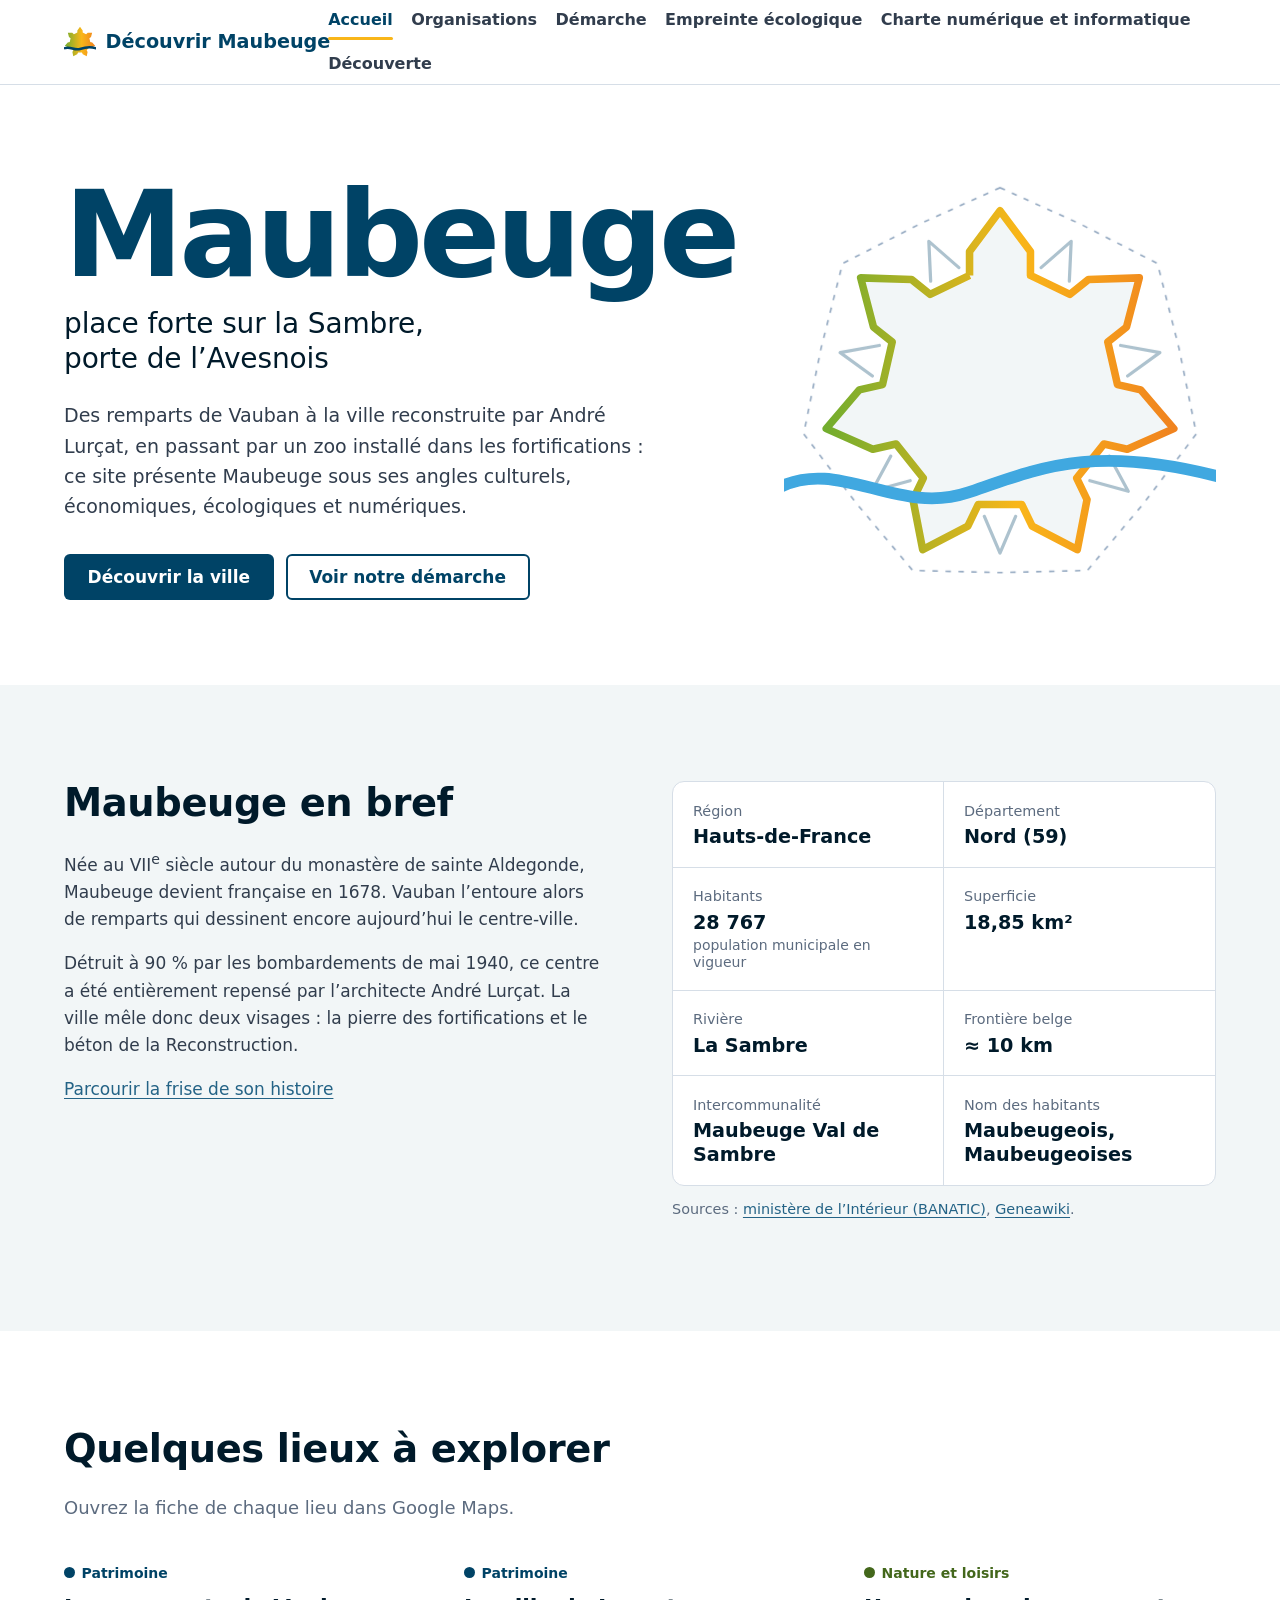
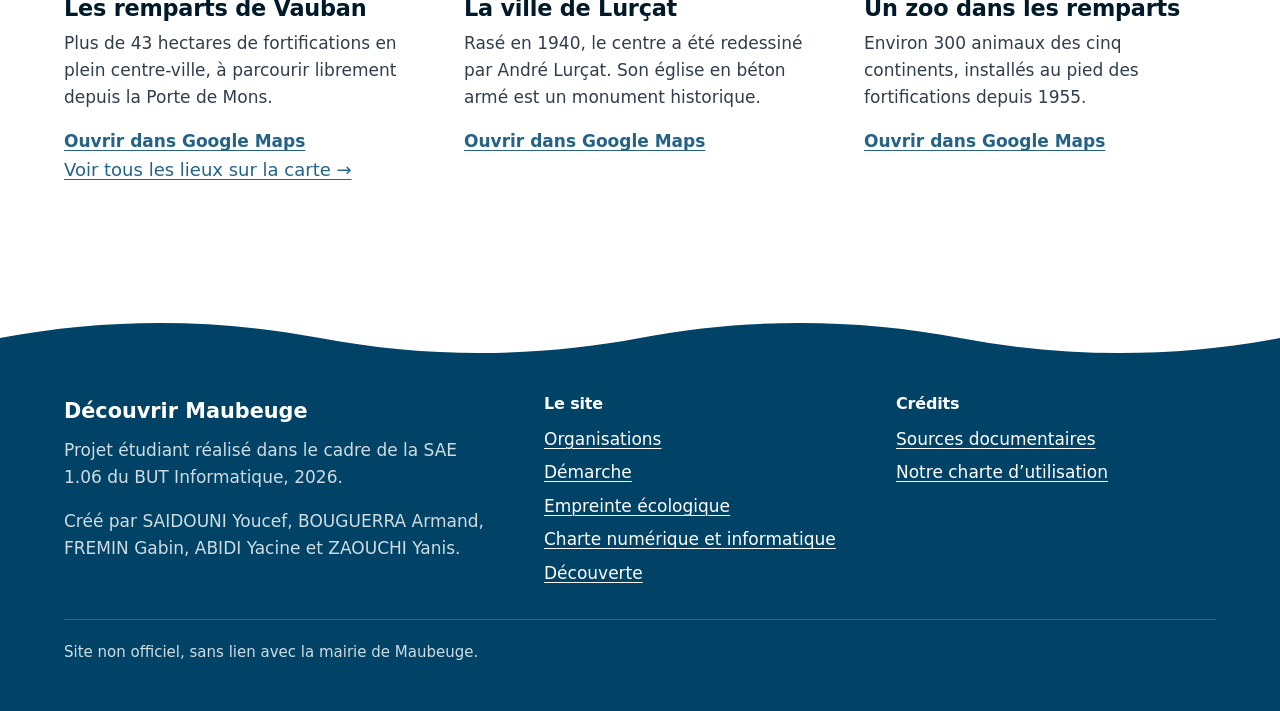
<file: index.html>
<!DOCTYPE html>
<html lang="fr">
<head>
  <meta charset="UTF-8">
  <meta name="viewport" content="width=device-width, initial-scale=1">
  <title>Découvrir Maubeuge — Accueil</title>
  <meta name="description" content="Site étudiant de découverte de Maubeuge : patrimoine, histoire, organisations locales, empreinte écologique et charte numérique.">
  <link rel="stylesheet" href="css/style.css">
  <link rel="stylesheet" href="css/accueil.css">
</head>
<body>
  <a class="skip-link" href="#contenu">Aller au contenu</a>

  <!-- ============ EN-TÊTE (identique sur toutes les pages) ============ -->
  <header class="site-header">
    <div class="wrap site-header__inner">
      <a class="brand" href="index.html">
        <img class="brand__mark" src="img/logo.svg" alt="">
        <span>Découvrir Maubeuge</span>
      </a>

      <nav id="site-nav" class="site-nav" aria-label="Navigation principale">
        <ul>
          <li><a href="index.html" aria-current="page">Accueil</a></li>
          <li><a href="organisations.html">Organisations</a></li>
          <li><a href="demarche.html">Démarche</a></li>
          <li><a href="empreinte.html">Empreinte écologique</a></li>
          <li><a href="charte.html">Charte numérique et informatique</a></li>
          <li><a href="decouverte.html">Découverte</a></li>
        </ul>
      </nav>
    </div>
  </header>

  <main id="contenu">

    <!-- ============ HERO ============ -->
    <section class="hero">
      <div class="wrap hero__grid">
        <div class="hero__text">
          <h1 class="hero__title">
            <span class="hero__name">Maubeuge</span>
            <span class="hero__sub">place forte sur la Sambre, porte de l’Avesnois</span>
          </h1>
          <p class="hero__lead">
            Des remparts de Vauban à la ville reconstruite par André Lurçat, en passant
            par un zoo installé dans les fortifications&nbsp;: ce site présente Maubeuge
            sous ses angles culturels, économiques, écologiques et numériques.
          </p>
          <div class="hero__actions">
            <a class="btn btn--primary" href="decouverte.html">Découvrir la ville</a>
            <a class="btn btn--secondary" href="demarche.html">Voir notre démarche</a>
          </div>
        </div>

        <!-- Plan stylisé d'une place forte bastionnée (illustration, pas un plan réel) -->
        <div class="hero__art" aria-hidden="true">
          <svg class="fort" viewBox="0 0 400 400" focusable="false">
            <defs>
              <linearGradient id="fort-arc" x1="0" y1="0" x2="1" y2="0">
                <stop offset="0" stop-color="#72AD2E"/>
                <stop offset="0.55" stop-color="#F9B619"/>
                <stop offset="1" stop-color="#F0831F"/>
              </linearGradient>
            </defs>
            <path class="fort__glacis" d="M200.0 13.6 L273.7 46.9 L345.8 83.8 L365.7 162.2 L381.8 241.5 L332.9 306.0 L280.9 368.0 L200.0 370.0 L119.1 368.0 L67.1 306.0 L18.2 241.5 L34.3 162.2 L54.2 83.8 L126.3 46.9 Z"/>
            <path class="fort__demilunes" d="M238.1 87.5 L265.9 63.2 L264.2 100.0 M311.7 159.6 L348.0 166.2 L318.2 187.9 M301.2 262.2 L318.7 294.6 L283.2 284.8 M214.5 317.9 L200.0 351.8 L185.5 317.9 M116.8 284.8 L81.3 294.6 L98.8 262.2 M81.8 187.9 L52.0 166.2 L88.3 159.6 M135.8 100.0 L134.1 63.2 L161.9 87.5"/>
            <path class="fort__enceinte" pathLength="1" d="M171.8 94.8 L171.8 72.7 L200.0 35.0 L228.2 72.7 L228.2 94.8 L264.7 112.4 L281.9 98.6 L329.0 97.1 L317.1 142.7 L299.8 156.5 L308.8 195.9 L330.3 200.8 L360.9 236.7 L317.8 255.8 L296.3 250.9 L271.0 282.5 L280.6 302.4 L271.6 348.7 L229.8 326.9 L220.2 307.0 L179.8 307.0 L170.2 326.9 L128.4 348.7 L119.4 302.4 L129.0 282.5 L103.7 250.9 L82.2 255.8 L39.1 236.7 L69.7 200.8 L91.2 195.9 L100.2 156.5 L82.9 142.7 L71.0 97.1 L118.1 98.6 L135.3 112.4 Z"/>
            <path class="fort__sambre" pathLength="1" d="M-6 292 C 50 262, 105 318, 170 296 S 285 250, 406 282"/>
          </svg>
        </div>
      </div>
    </section>

    <!-- ============ MAUBEUGE EN BREF ============ -->
    <section class="section section--alt" aria-labelledby="bref-titre">
      <div class="wrap bref">
        <div class="prose">
          <h2 id="bref-titre">Maubeuge en bref</h2>
          <p>
            Née au VII<sup>e</sup> siècle autour du monastère de sainte Aldegonde, Maubeuge
            devient française en 1678. Vauban l’entoure alors de remparts qui dessinent
            encore aujourd’hui le centre-ville.
          </p>
          <p>
            Détruit à 90&nbsp;% par les bombardements de mai 1940, ce centre a été entièrement
            repensé par l’architecte André Lurçat. La ville mêle donc deux visages&nbsp;:
            la pierre des fortifications et le béton de la Reconstruction.
          </p>
          <p>
            <a href="decouverte.html#histoire">Parcourir la frise de son histoire</a>
          </p>
        </div>

        <div>
          <dl class="idcard" aria-label="Carte d’identité de Maubeuge">
            <div><dt>Région</dt><dd>Hauts-de-France</dd></div>
            <div><dt>Département</dt><dd>Nord (59)</dd></div>
            <div><dt>Habitants</dt><dd>28 767<small>population municipale en vigueur</small></dd></div>
            <div><dt>Superficie</dt><dd>18,85 km²</dd></div>
            <div><dt>Rivière</dt><dd>La Sambre</dd></div>
            <div><dt>Frontière belge</dt><dd>≈ 10 km</dd></div>
            <div><dt>Intercommunalité</dt><dd>Maubeuge Val de Sambre</dd></div>
            <div><dt>Nom des habitants</dt><dd>Maubeugeois, Maubeugeoises</dd></div>
          </dl>
          <p class="source-note">
            Sources&nbsp;: <a href="https://www.banatic.interieur.gouv.fr/commune/59392-Maubeuge">ministère de l’Intérieur (BANATIC)</a>,
            <a href="https://fr.geneawiki.com/wiki/59392_-_Maubeuge">Geneawiki</a>.
          </p>
        </div>
      </div>
    </section>

    <!-- ============ LIEUX À EXPLORER ============ -->
    <section class="section" aria-labelledby="lieux-titre">
      <div class="wrap">
        <h2 id="lieux-titre">Quelques lieux à explorer</h2>
        <p class="section__intro">Ouvrez la fiche de chaque lieu dans Google Maps.</p>

        <ul class="teasers">
          <li class="teaser">
            <span class="tag tag--patrimoine">Patrimoine</span>
            <h3>Les remparts de Vauban</h3>
            <p>Plus de 43 hectares de fortifications en plein centre-ville, à parcourir librement depuis la Porte de Mons.</p>
            <a href="https://www.google.com/maps/search/?api=1&amp;query=Porte%20de%20Mons%20Maubeuge">Ouvrir dans Google Maps <span class="sr-only">: les remparts de Vauban</span></a>
          </li>
          <li class="teaser">
            <span class="tag tag--patrimoine">Patrimoine</span>
            <h3>La ville de Lurçat</h3>
            <p>Rasé en 1940, le centre a été redessiné par André Lurçat. Son église en béton armé est un monument historique.</p>
            <a href="https://www.google.com/maps/search/?api=1&amp;query=Eglise%20Saint-Pierre-Saint-Paul%20Maubeuge">Ouvrir dans Google Maps <span class="sr-only">: l’église Saint-Pierre-Saint-Paul</span></a>
          </li>
          <li class="teaser">
            <span class="tag tag--nature">Nature et loisirs</span>
            <h3>Un zoo dans les remparts</h3>
            <p>Environ 300 animaux des cinq continents, installés au pied des fortifications depuis 1955.</p>
            <a href="https://www.google.com/maps/search/?api=1&amp;query=Zoo%20de%20Maubeuge">Ouvrir dans Google Maps <span class="sr-only">: le zoo</span></a>
          </li>
        </ul>
        <p class="section__intro"><a href="decouverte.html#carte">Voir tous les lieux sur la carte →</a></p>
      </div>
    </section>

  </main>

  <!-- ============ PIED DE PAGE (identique sur toutes les pages) ============ -->
  <footer class="site-footer">
    <svg class="site-footer__wave" viewBox="0 0 1440 40" preserveAspectRatio="none" aria-hidden="true" focusable="false">
      <path d="M0 40 V22 C120 2 240 2 360 22 C480 42 600 42 720 22 C840 2 960 2 1080 22 C1200 42 1320 42 1440 22 V40 Z"/>
    </svg>
    <div class="site-footer__body">
      <div class="wrap">
        <div class="site-footer__grid">
          <div>
            <p class="site-footer__brand">Découvrir Maubeuge</p>
            <p>Projet étudiant réalisé dans le cadre de la SAE 1.06 du BUT Informatique, 2026.</p>
            <p>Créé par SAIDOUNI Youcef, BOUGUERRA Armand, FREMIN Gabin, ABIDI Yacine et ZAOUCHI Yanis.</p>
          </div>
          <nav aria-label="Pied de page">
            <h2>Le site</h2>
            <ul>
              <li><a href="organisations.html">Organisations</a></li>
              <li><a href="demarche.html">Démarche</a></li>
              <li><a href="empreinte.html">Empreinte écologique</a></li>
              <li><a href="charte.html">Charte numérique et informatique</a></li>
              <li><a href="decouverte.html">Découverte</a></li>
            </ul>
          </nav>
          <div>
            <h2>Crédits</h2>
            <ul>
              <li><a href="decouverte.html#sources">Sources documentaires</a></li>
              <li><a href="charte.html">Notre charte d’utilisation</a></li>
            </ul>
          </div>
        </div>
        <p class="site-footer__legal">Site non officiel, sans lien avec la mairie de Maubeuge.</p>
      </div>
    </div>
  </footer>

</body>
</html>
</file>
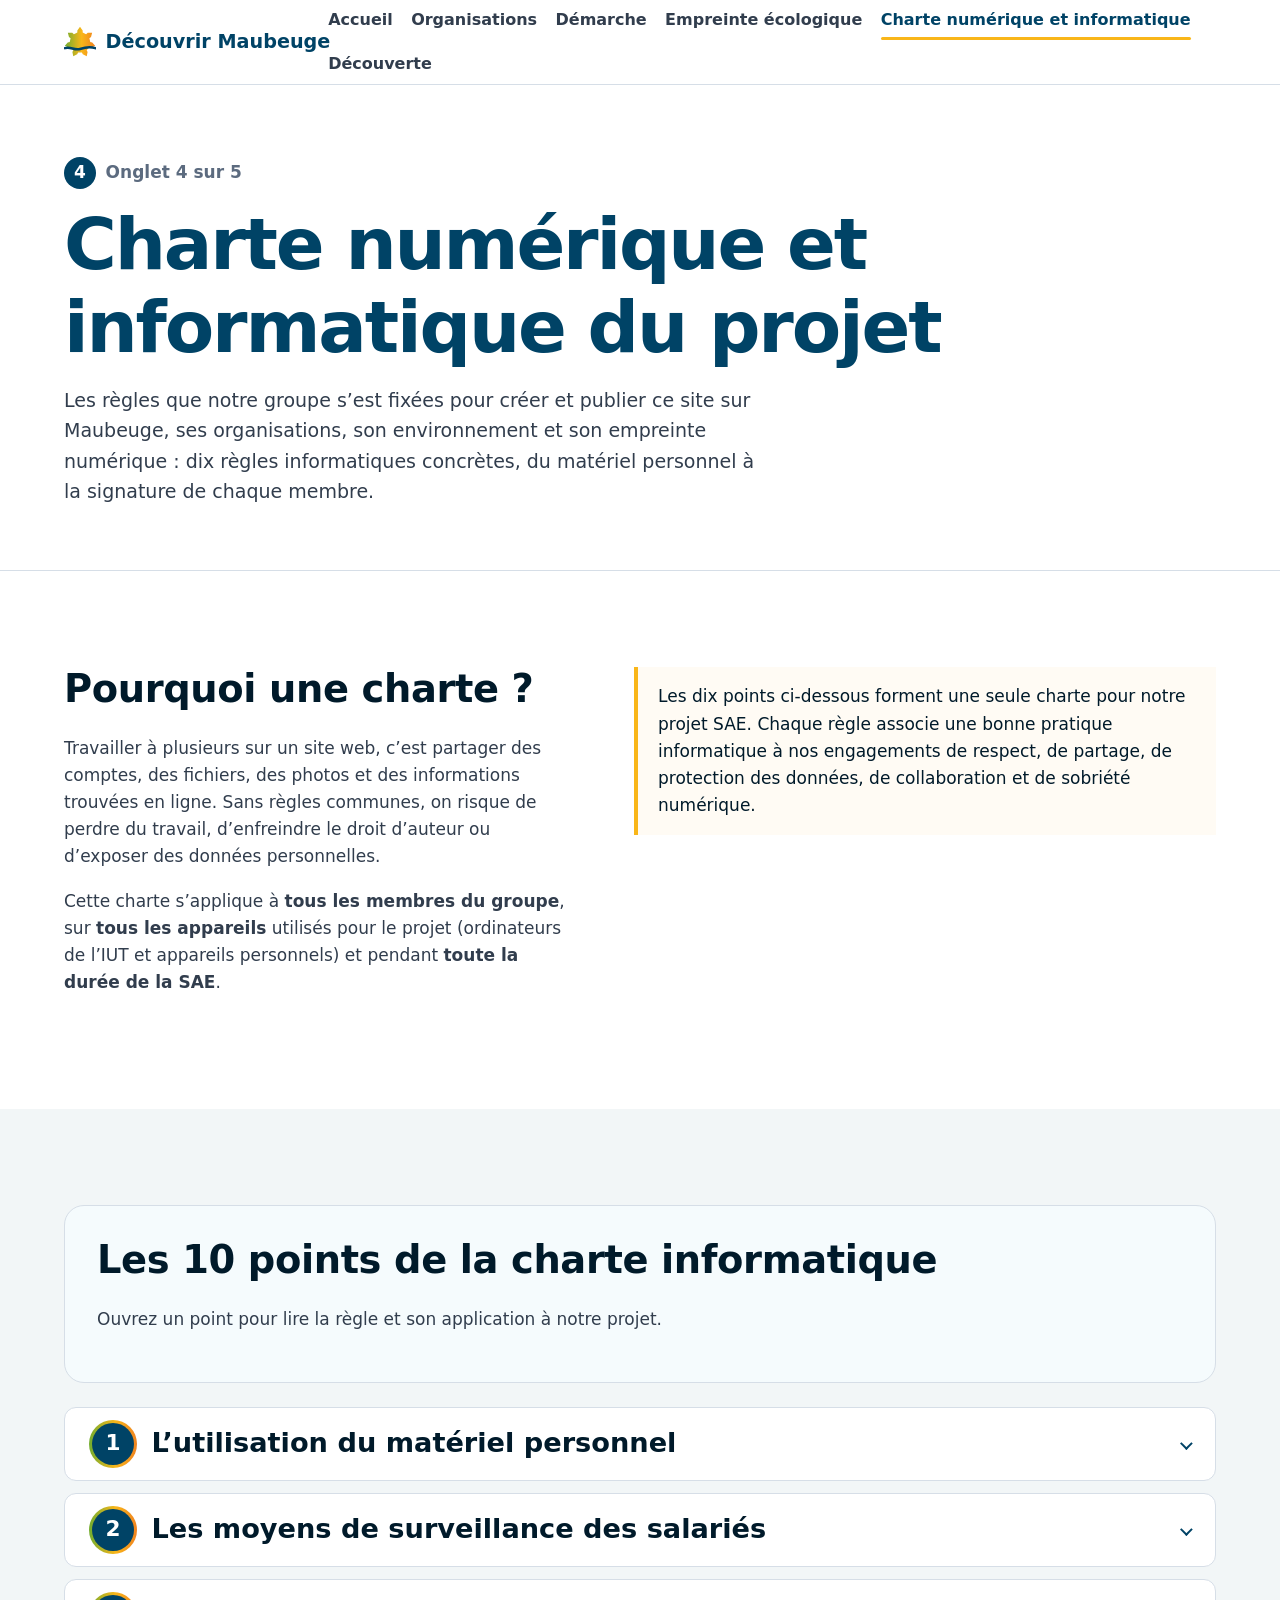
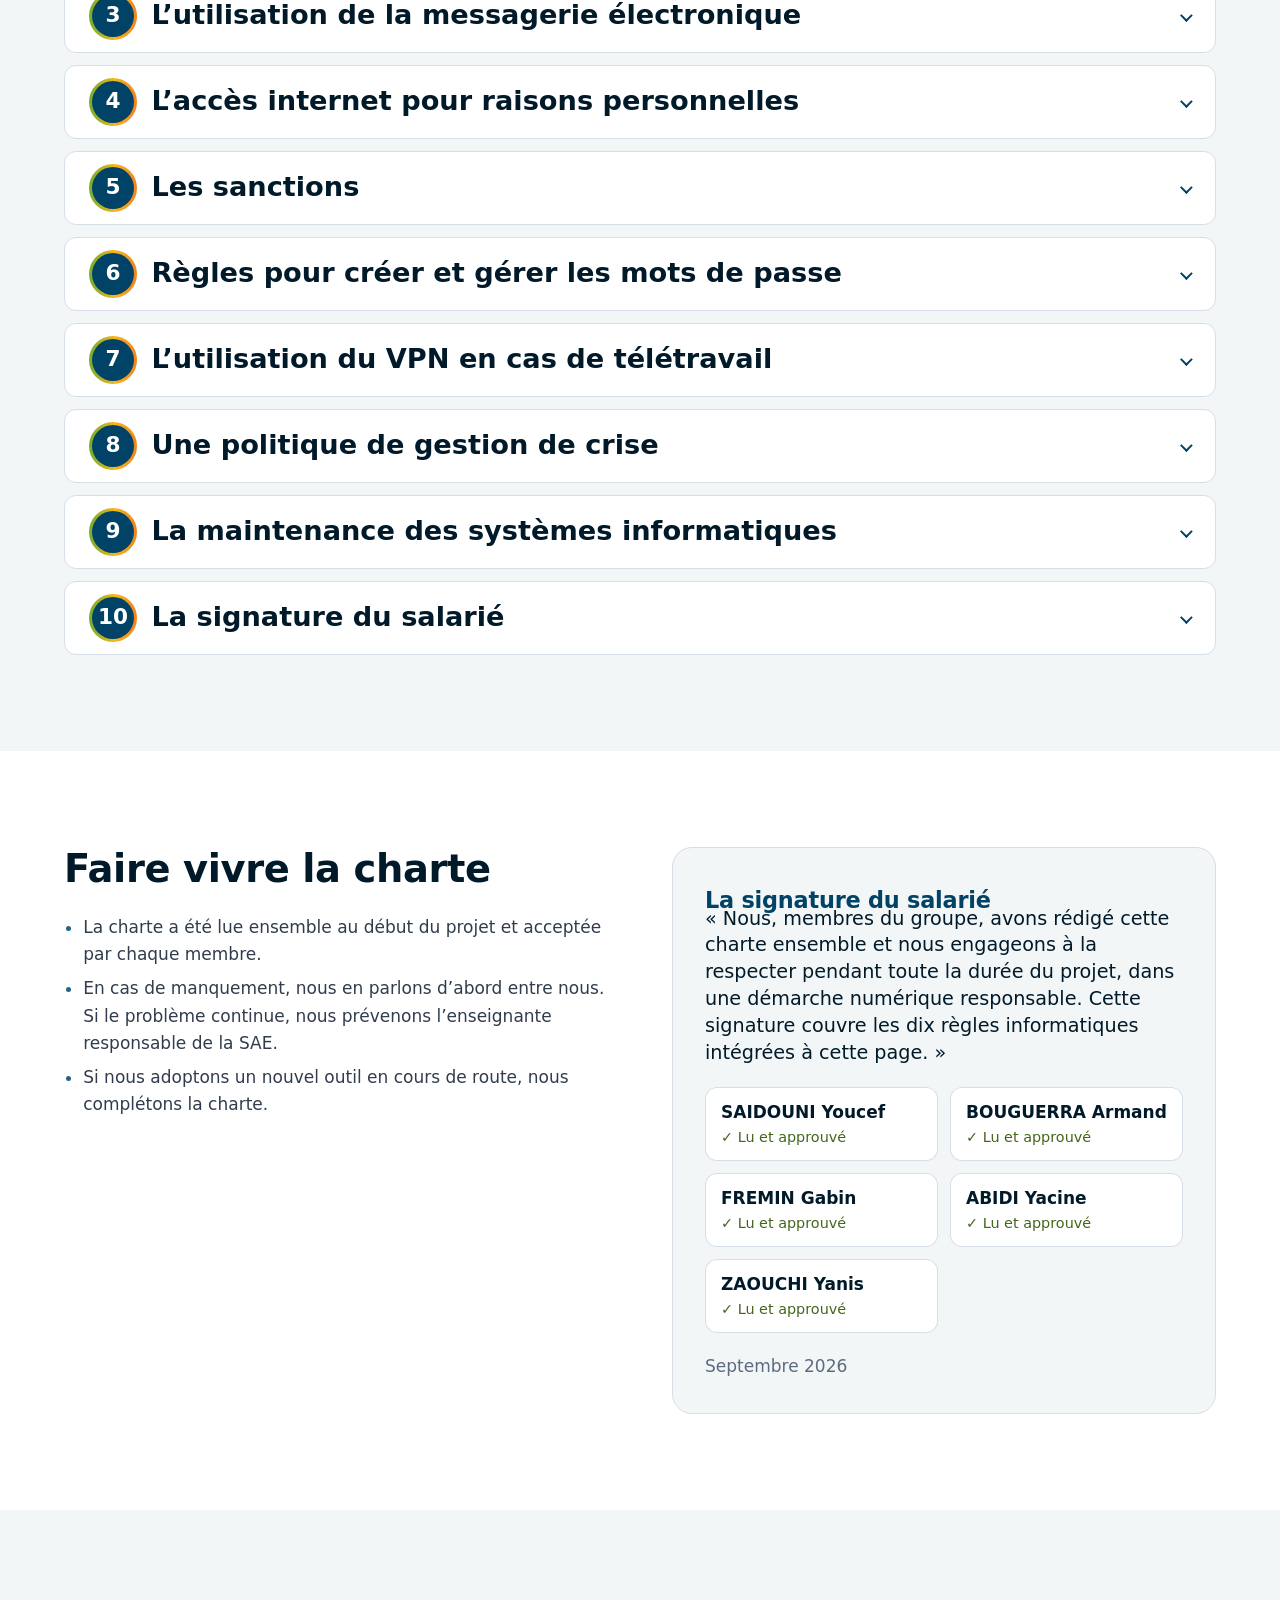
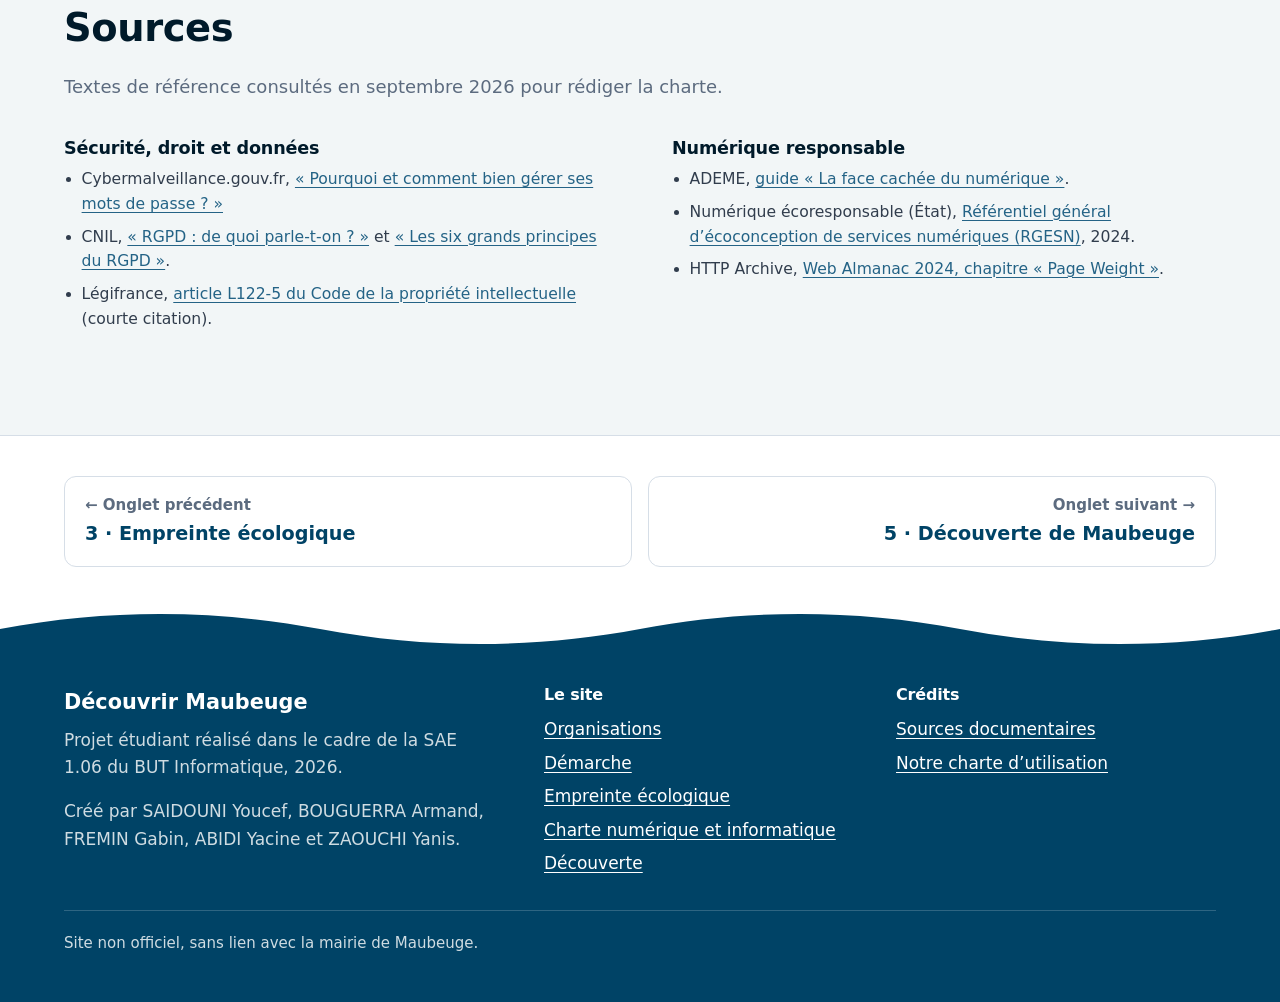
<file: charte.html>
<!DOCTYPE html>
<html lang="fr">
<head>
  <meta charset="UTF-8">
  <meta name="viewport" content="width=device-width, initial-scale=1">
  <title>Découvrir Maubeuge — Charte numérique et informatique du projet</title>
  <meta name="description" content="Charte numérique et informatique de notre groupe pour le projet SAE Découvrir Maubeuge : règles responsables, sécurité, fichiers, données, outils et écoresponsabilité.">
  <link rel="stylesheet" href="css/style.css">
  <link rel="stylesheet" href="css/charte.css">
</head>
<body>
  <a class="skip-link" href="#contenu">Aller au contenu</a>

  <!-- ============ EN-TÊTE (identique sur toutes les pages) ============ -->
  <header class="site-header">
    <div class="wrap site-header__inner">
      <a class="brand" href="index.html">
        <img class="brand__mark" src="img/logo.svg" alt="">
        <span>Découvrir Maubeuge</span>
      </a>

      <nav id="site-nav" class="site-nav" aria-label="Navigation principale">
        <ul>
          <li><a href="index.html">Accueil</a></li>
          <li><a href="organisations.html">Organisations</a></li>
          <li><a href="demarche.html">Démarche</a></li>
          <li><a href="empreinte.html">Empreinte écologique</a></li>
          <li><a href="charte.html" aria-current="page">Charte numérique et informatique</a></li>
          <li><a href="decouverte.html">Découverte</a></li>
        </ul>
      </nav>
    </div>
  </header>

  <main id="contenu">

    <!-- ============ EN-TÊTE DE PAGE ============ -->
    <section class="page-head">
      <div class="wrap">
        <p class="page-head__kicker"><span class="page-head__num" aria-hidden="true">4</span>Onglet 4 sur 5</p>
        <h1>Charte numérique et informatique du projet</h1>
        <p class="page-head__lead">
          Les règles que notre groupe s’est fixées pour créer et publier ce site sur Maubeuge,
          ses organisations, son environnement et son empreinte numérique&nbsp;: dix règles
          informatiques concrètes, du matériel personnel à la signature de chaque membre.
        </p>
      </div>
    </section>

    <!-- ============ EN BREF ============ -->
    <section id="resume" class="section" aria-labelledby="resume-titre">
      <div class="wrap">
        <div class="preambule">
          <div class="prose">
            <h2 id="resume-titre">Pourquoi une charte&nbsp;?</h2>
            <p>
              Travailler à plusieurs sur un site web, c’est partager des comptes, des fichiers, des
              photos et des informations trouvées en ligne. Sans règles communes, on risque de perdre
              du travail, d’enfreindre le droit d’auteur ou d’exposer des données personnelles.
            </p>
            <p>
              Cette charte s’applique à <strong>tous les membres du groupe</strong>, sur
              <strong>tous les appareils</strong> utilisés pour le projet (ordinateurs de l’IUT et
              appareils personnels) et pendant <strong>toute la durée de la SAE</strong>.
            </p>
          </div>

          <p class="engagements-note">Les dix points ci-dessous forment une seule charte pour notre projet SAE. Chaque règle associe une bonne pratique informatique à nos engagements de respect, de partage, de protection des données, de collaboration et de sobriété numérique.</p>
        </div>
      </div>
    </section>

    <!-- ============ ARTICLES ============ -->
    <section class="section section--alt" aria-labelledby="articles-titre">
      <div class="wrap">
        <h2 id="articles-titre" class="sr-only">Le détail des dix points de la charte</h2>

        <div class="charte-points" aria-labelledby="points-titre">
          <h2 id="points-titre">Les 10 points de la charte informatique</h2>
          <p>Ouvrez un point pour lire la règle et son application à notre projet.</p>
        </div>

        <div class="informatique-cards" aria-label="Les dix points développés">
          <details class="informatique-card" id="materiel-personnel">
            <summary class="informatique-card__head"><span class="informatique-card__num">1</span><span class="informatique-card__title">L’utilisation du matériel personnel</span></summary>
            <div class="informatique-card__body">
              <p>Chaque membre peut travailler sur son propre ordinateur ou sur ceux mis à disposition par l’IUT. Dans les deux cas, le matériel utilisé pour le projet doit rester sécurisé et à jour.</p>
              <ul class="liste">
                <li>Session verrouillée dès qu’on quitte le poste, même pour quelques minutes (<kbd>Windows</kbd> + <kbd>L</kbd>).</li>
                <li>Système d’exploitation, navigateur et antivirus tenus à jour sur les machines personnelles.</li>
                <li>Aucune extension ou logiciel douteux installé sur les postes de l’IUT.</li>
                <li>Téléchargements, pièces jointes lourdes et impressions limités au strict nécessaire.</li>
              </ul>
              <p class="concret"><strong>Dans notre projet.</strong> Les fichiers de travail sont enregistrés dans l’espace partagé plutôt que sur un seul appareil, afin qu’une panne ou une perte de matériel ne fasse jamais perdre le travail du groupe.</p>
            </div>
          </details>
          <details class="informatique-card" id="surveillance-salaries">
            <summary class="informatique-card__head"><span class="informatique-card__num">2</span><span class="informatique-card__title">Les moyens de surveillance des salariés</span></summary>
            <div class="informatique-card__body">
              <p>Adapté à notre contexte étudiant&nbsp;: nous n’avons pas d’employeur, mais certains outils du projet gardent une trace de l’activité de chacun (historique de fichiers, suivi des tâches). Cette charte encadre leur usage.</p>
              <ul class="liste">
                <li>L’historique des versions et la liste des tâches servent uniquement à répartir le travail et à reconnaître la contribution de chacun.</li>
                <li>Aucun suivi individuel des horaires de connexion ou du temps passé n’est réalisé.</li>
                <li>Ces informations restent internes au groupe et ne sont jamais publiées.</li>
                <li>Aucune donnée personnelle d’un membre n’est diffusée sans son accord explicite.</li>
              </ul>
              <p class="concret"><strong>Dans notre projet.</strong> Le suivi des tâches sert de tableau de bord commun, pas d’outil de contrôle&nbsp;: il aide à voir ce qu’il reste à faire, pas à évaluer les personnes.</p>
            </div>
          </details>
          <details class="informatique-card" id="messagerie-electronique">
            <summary class="informatique-card__head"><span class="informatique-card__num">3</span><span class="informatique-card__title">L’utilisation de la messagerie électronique</span></summary>
            <div class="informatique-card__body">
              <p>La messagerie de groupe et les e-mails sont nos principaux outils d’échange&nbsp;: leur usage doit rester clair, respectueux et fiable pour tout le monde.</p>
              <ul class="liste">
                <li>Vérification du destinataire, des liens et des pièces jointes avant l’envoi.</li>
                <li>Pas de message professionnel tard le soir ou le week-end, sauf urgence réelle.</li>
                <li>Coordonnées d’un membre jamais transmises à un tiers sans son accord.</li>
                <li>Les décisions importantes et les sources utiles sont recopiées dans l’espace partagé, pas seulement laissées dans un fil de discussion.</li>
              </ul>
              <p class="concret"><strong>Dans notre projet.</strong> Un message court avec un objet clair reçoit une réponse sous 24&nbsp;heures les jours de cours&nbsp;; au-delà, on relance directement en séance.</p>
            </div>
          </details>
          <details class="informatique-card" id="internet-personnel">
            <summary class="informatique-card__head"><span class="informatique-card__num">4</span><span class="informatique-card__title">L’accès internet pour raisons personnelles</span></summary>
            <div class="informatique-card__body">
              <p>Le réseau et le matériel de l’IUT sont mis à disposition pour le projet&nbsp;: un usage personnel ponctuel est toléré, dans certaines limites.</p>
              <ul class="liste">
                <li>Usage personnel raisonnable réservé aux pauses, sans perturber le travail du groupe.</li>
                <li>Aucun téléchargement illégal ni contournement des protections du réseau de l’IUT.</li>
                <li>Aucune publication, sur un compte personnel ou du groupe, pouvant nuire au projet ou aux organisations présentées.</li>
                <li>Toute recherche utilisée pour le site est vérifiée et sa source est citée avant publication.</li>
                <li>Droit d’auteur&nbsp;: textes, images et logos repris d’ailleurs sont cités avec leur source ou limités à une courte citation (article L122-5 du Code de la propriété intellectuelle).</li>
                <li>Les logos des organisations présentées appartiennent à leurs propriétaires&nbsp;: ils servent uniquement à les identifier.</li>
              </ul>
              <p class="concret"><strong>Dans notre projet.</strong> Chaque information trouvée en ligne est recoupée avec au moins une source fiable avant d’être intégrée au site.</p>
            </div>
          </details>
          <details class="informatique-card" id="sanctions">
            <summary class="informatique-card__head"><span class="informatique-card__num">5</span><span class="informatique-card__title">Les sanctions</span></summary>
            <div class="informatique-card__body">
              <p>Cette charte n’a de sens que si elle est appliquée&nbsp;: en cas de non-respect, nous privilégions toujours le dialogue avant toute mesure plus stricte.</p>
              <ul class="liste">
                <li>Premier réflexe&nbsp;: en discuter directement entre membres du groupe.</li>
                <li>Si le problème persiste, l’enseignante responsable de la SAE est prévenue.</li>
                <li>Un accès partagé (fichier, outil) peut être suspendu temporairement pour protéger les données ou le travail commun.</li>
                <li>Toute décision est expliquée, proportionnée au problème et jamais prise sans en parler au groupe.</li>
              </ul>
              <p class="concret"><strong>Dans notre projet.</strong> Une erreur de bonne foi (mauvaise manipulation, oubli) se corrige et s’explique&nbsp;; elle n’entraîne pas de sanction en soi.</p>
            </div>
          </details>
          <details class="informatique-card" id="mots-de-passe">
            <summary class="informatique-card__head"><span class="informatique-card__num">6</span><span class="informatique-card__title">Règles pour créer et gérer les mots de passe</span></summary>
            <div class="informatique-card__body">
              <p>Les mots de passe protègent aussi bien nos comptes personnels que les outils partagés du projet&nbsp;: leur gestion suit des règles simples mais non négociables.</p>
              <ul class="liste">
                <li>Un mot de passe long et unique pour chaque compte, jamais réutilisé d’un service à l’autre.</li>
                <li>Identifiants stockés dans un gestionnaire de mots de passe, jamais écrits en clair dans un fichier du projet.</li>
                <li>Double authentification activée dès qu’elle est proposée par le service.</li>
                <li>Tout accès suspect ou tentative de connexion inhabituelle est signalé immédiatement au groupe.</li>
              </ul>
              <p class="concret"><strong>Dans notre projet.</strong> Les accès à l’espace partagé et aux comptes du site ne sont jamais communiqués en dehors du groupe, pas même temporairement.</p>
            </div>
          </details>
          <details class="informatique-card" id="vpn-teletravail">
            <summary class="informatique-card__head"><span class="informatique-card__num">7</span><span class="informatique-card__title">L’utilisation du VPN en cas de télétravail</span></summary>
            <div class="informatique-card__body">
              <p>Une partie du travail se fait à distance&nbsp;: les mêmes exigences de sécurité et de confidentialité s’appliquent, où que l’on se connecte.</p>
              <ul class="liste">
                <li>Utilisation des outils et, si nécessaire, du VPN fourni par l’IUT pour accéder aux ressources internes.</li>
                <li>Aucun fichier ou donnée du groupe copié sur un service personnel non validé par l’équipe.</li>
                <li>Outils collaboratifs&nbsp;: seuls ceux validés par le groupe sont utilisés (espace de stockage partagé, messagerie de groupe, GitHub pour publier le site).</li>
                <li>Connexion depuis un réseau Wi-Fi personnel sécurisé plutôt qu’un réseau public non protégé.</li>
                <li>Les mêmes règles de respect, de confidentialité et de qualité s’appliquent à distance qu’en présentiel.</li>
              </ul>
              <p class="concret"><strong>Dans notre projet.</strong> Le site et ses fichiers ne vivent qu’à un seul endroit&nbsp;: l’espace partagé validé par le groupe, jamais sur un cloud personnel isolé.</p>
            </div>
          </details>
          <details class="informatique-card" id="gestion-crise">
            <summary class="informatique-card__head"><span class="informatique-card__num">8</span><span class="informatique-card__title">Une politique de gestion de crise</span></summary>
            <div class="informatique-card__body">
              <p>Perte d’appareil, suppression accidentelle, piratage ou fuite de données&nbsp;: nous avons prévu une marche à suivre pour réagir vite et limiter les dégâts.</p>
              <ul class="liste">
                <li>Alerte immédiate du groupe et de l’enseignante dès qu’un incident est constaté.</li>
                <li>Conservation des éléments utiles (captures, historique) pour comprendre ce qui s’est passé.</li>
                <li>Restauration à partir d’une sauvegarde récente, selon la règle des 3 copies sur 2 supports différents.</li>
                <li>Vérification des sources et de l’information publiée avant toute remise en ligne du site.</li>
              </ul>
              <p class="concret"><strong>Dans notre projet.</strong> En cas de compte compromis, le mot de passe est changé sans délai et les autres membres sont prévenus pour vérifier qu’aucun accès n’a été détourné.</p>
            </div>
          </details>
          <details class="informatique-card" id="maintenance-systemes">
            <summary class="informatique-card__head"><span class="informatique-card__num">9</span><span class="informatique-card__title">La maintenance des systèmes informatiques</span></summary>
            <div class="informatique-card__body">
              <p>Un site qui évolue doit rester fiable&nbsp;: nous entretenons régulièrement le projet plutôt que d’attendre qu’un problème apparaisse.</p>
              <ul class="liste">
                <li>Copie de sécurité avant toute modification importante du site.</li>
                <li>Vérification régulière des liens, de l’affichage et des sources citées.</li>
                <li>Outils, dépendances et navigateurs de test maintenus à jour.</li>
                <li>Suppression des doublons, brouillons et fichiers obsolètes pour garder un projet léger.</li>
              </ul>
              <p class="concret"><strong>Dans notre projet.</strong> Des pages et des images compressées limitent le poids du site et donc son impact énergétique, en plus d’en faciliter la maintenance.</p>
            </div>
          </details>
          <details class="informatique-card" id="signature-salarie">
            <summary class="informatique-card__head"><span class="informatique-card__num">10</span><span class="informatique-card__title">La signature du salarié</span></summary>
            <div class="informatique-card__body">
              <p>Adaptée à notre groupe d’étudiants&nbsp;: cette signature marque l’engagement personnel de chaque membre à respecter l’ensemble de la charte, du premier jour du projet jusqu’au rendu final.</p>
              <ul class="liste">
                <li>Charte lue et comprise par chaque membre avant de commencer à contribuer au projet.</li>
                <li>Engagement valable pour toute la durée de la SAE, sur tous les outils utilisés.</li>
                <li>Charte mise à jour et re-signée si le groupe adopte un nouvel outil en cours de route.</li>
                <li>Signature symbolique mais réelle&nbsp;: chaque nom engage la personne qui l’a donné.</li>
              </ul>
              <p class="concret"><strong>Dans notre projet.</strong> Les signatures de chaque membre figurent plus bas sur cette page, dans la partie « Faire vivre la charte ».</p>
            </div>
          </details>
        </div>
      </div>
    </section>

    <!-- ============ SUIVI ET ENGAGEMENT ============ -->
    <section id="engagement" class="section" aria-labelledby="engagement-titre">
      <div class="wrap engagement">
        <div class="prose">
          <h2 id="engagement-titre">Faire vivre la charte</h2>
          <ul class="liste">
            <li>La charte a été lue ensemble au début du projet et acceptée par chaque membre.</li>
            <li>En cas de manquement, nous en parlons d’abord entre nous. Si le problème continue, nous prévenons l’enseignante responsable de la SAE.</li>
            <li>Si nous adoptons un nouvel outil en cours de route, nous complétons la charte.</li>
          </ul>
        </div>

        <div class="signature">
          <h3>La signature du salarié</h3>
          <p class="signature__texte">
            «&nbsp;Nous, membres du groupe, avons rédigé cette charte ensemble et nous engageons à la respecter
            pendant toute la durée du projet, dans une démarche numérique responsable. Cette signature couvre
            les dix règles informatiques intégrées à cette page.&nbsp;»
          </p>
          <ul class="signature__noms">
            <li><span class="signature__nom">SAIDOUNI Youcef</span><span class="signature__ok">Lu et approuvé</span></li>
            <li><span class="signature__nom">BOUGUERRA Armand</span><span class="signature__ok">Lu et approuvé</span></li>
            <li><span class="signature__nom">FREMIN Gabin</span><span class="signature__ok">Lu et approuvé</span></li>
            <li><span class="signature__nom">ABIDI Yacine</span><span class="signature__ok">Lu et approuvé</span></li>
            <li><span class="signature__nom">ZAOUCHI Yanis</span><span class="signature__ok">Lu et approuvé</span></li>
          </ul>
          <p class="signature__date">Septembre 2026</p>
        </div>
      </div>
    </section>

    <!-- ============ SOURCES ============ -->
    <section id="sources" class="section section--alt" aria-labelledby="sources-titre">
      <div class="wrap">
        <h2 id="sources-titre">Sources</h2>
        <p class="section__intro">Textes de référence consultés en septembre 2026 pour rédiger la charte.</p>

        <div class="sources-grid">
          <div>
            <h3>Sécurité, droit et données</h3>
            <ul>
              <li>Cybermalveillance.gouv.fr, <a href="https://www.cybermalveillance.gouv.fr/tous-nos-contenus/bonnes-pratiques/mots-de-passe">« Pourquoi et comment bien gérer ses mots de passe&nbsp;? »</a></li>
              <li>CNIL, <a href="https://www.cnil.fr/fr/rgpd-de-quoi-parle-t-on">« RGPD&nbsp;: de quoi parle-t-on&nbsp;? »</a> et <a href="https://www.cnil.fr/fr/comprendre-le-rgpd/les-six-grands-principes-du-rgpd">« Les six grands principes du RGPD »</a>.</li>
              <li>Légifrance, <a href="https://www.legifrance.gouv.fr/codes/article_lc/LEGIARTI000037388886/">article L122-5 du Code de la propriété intellectuelle</a> (courte citation).</li>
            </ul>
          </div>
          <div>
            <h3>Numérique responsable</h3>
            <ul>
              <li>ADEME, <a href="https://librairie.ademe.fr/cadic/2351/guide-pratique-face-cachee-numerique.pdf">guide « La face cachée du numérique »</a>.</li>
              <li>Numérique écoresponsable (État), <a href="https://ecoresponsable.numerique.gouv.fr/publications/referentiel-general-ecoconception/">Référentiel général d’écoconception de services numériques (RGESN)</a>, 2024.</li>
              <li>HTTP Archive, <a href="https://almanac.httparchive.org/en/2024/page-weight">Web Almanac 2024, chapitre « Page Weight »</a>.</li>
            </ul>
          </div>
        </div>
      </div>
    </section>

    <nav class="pager" aria-label="Onglets voisins">
      <div class="wrap pager__inner">
        <a class="pager__link pager__link--prev" href="empreinte.html">
          <span class="pager__dir"><span aria-hidden="true">←</span> Onglet précédent</span>
          <span class="pager__title">3 · Empreinte écologique</span>
        </a>
        <a class="pager__link pager__link--next" href="decouverte.html">
          <span class="pager__dir">Onglet suivant <span aria-hidden="true">→</span></span>
          <span class="pager__title">5 · Découverte de Maubeuge</span>
        </a>
      </div>
    </nav>

  </main>

  <!-- ============ PIED DE PAGE (identique sur toutes les pages) ============ -->
  <footer class="site-footer">
    <svg class="site-footer__wave" viewBox="0 0 1440 40" preserveAspectRatio="none" aria-hidden="true" focusable="false">
      <path d="M0 40 V22 C120 2 240 2 360 22 C480 42 600 42 720 22 C840 2 960 2 1080 22 C1200 42 1320 42 1440 22 V40 Z"/>
    </svg>
    <div class="site-footer__body">
      <div class="wrap">
        <div class="site-footer__grid">
          <div>
            <p class="site-footer__brand">Découvrir Maubeuge</p>
            <p>Projet étudiant réalisé dans le cadre de la SAE 1.06 du BUT Informatique, 2026.</p>
            <p>Créé par SAIDOUNI Youcef, BOUGUERRA Armand, FREMIN Gabin, ABIDI Yacine et ZAOUCHI Yanis.</p>
          </div>
          <nav aria-label="Pied de page">
            <h2>Le site</h2>
            <ul>
              <li><a href="organisations.html">Organisations</a></li>
              <li><a href="demarche.html">Démarche</a></li>
              <li><a href="empreinte.html">Empreinte écologique</a></li>
              <li><a href="charte.html">Charte numérique et informatique</a></li>
              <li><a href="decouverte.html">Découverte</a></li>
            </ul>
          </nav>
          <div>
            <h2>Crédits</h2>
            <ul>
              <li><a href="decouverte.html#sources">Sources documentaires</a></li>
              <li><a href="charte.html">Notre charte d’utilisation</a></li>
            </ul>
          </div>
        </div>
        <p class="site-footer__legal">Site non officiel, sans lien avec la mairie de Maubeuge.</p>
      </div>
    </div>
  </footer>

</body>
</html>
</file>
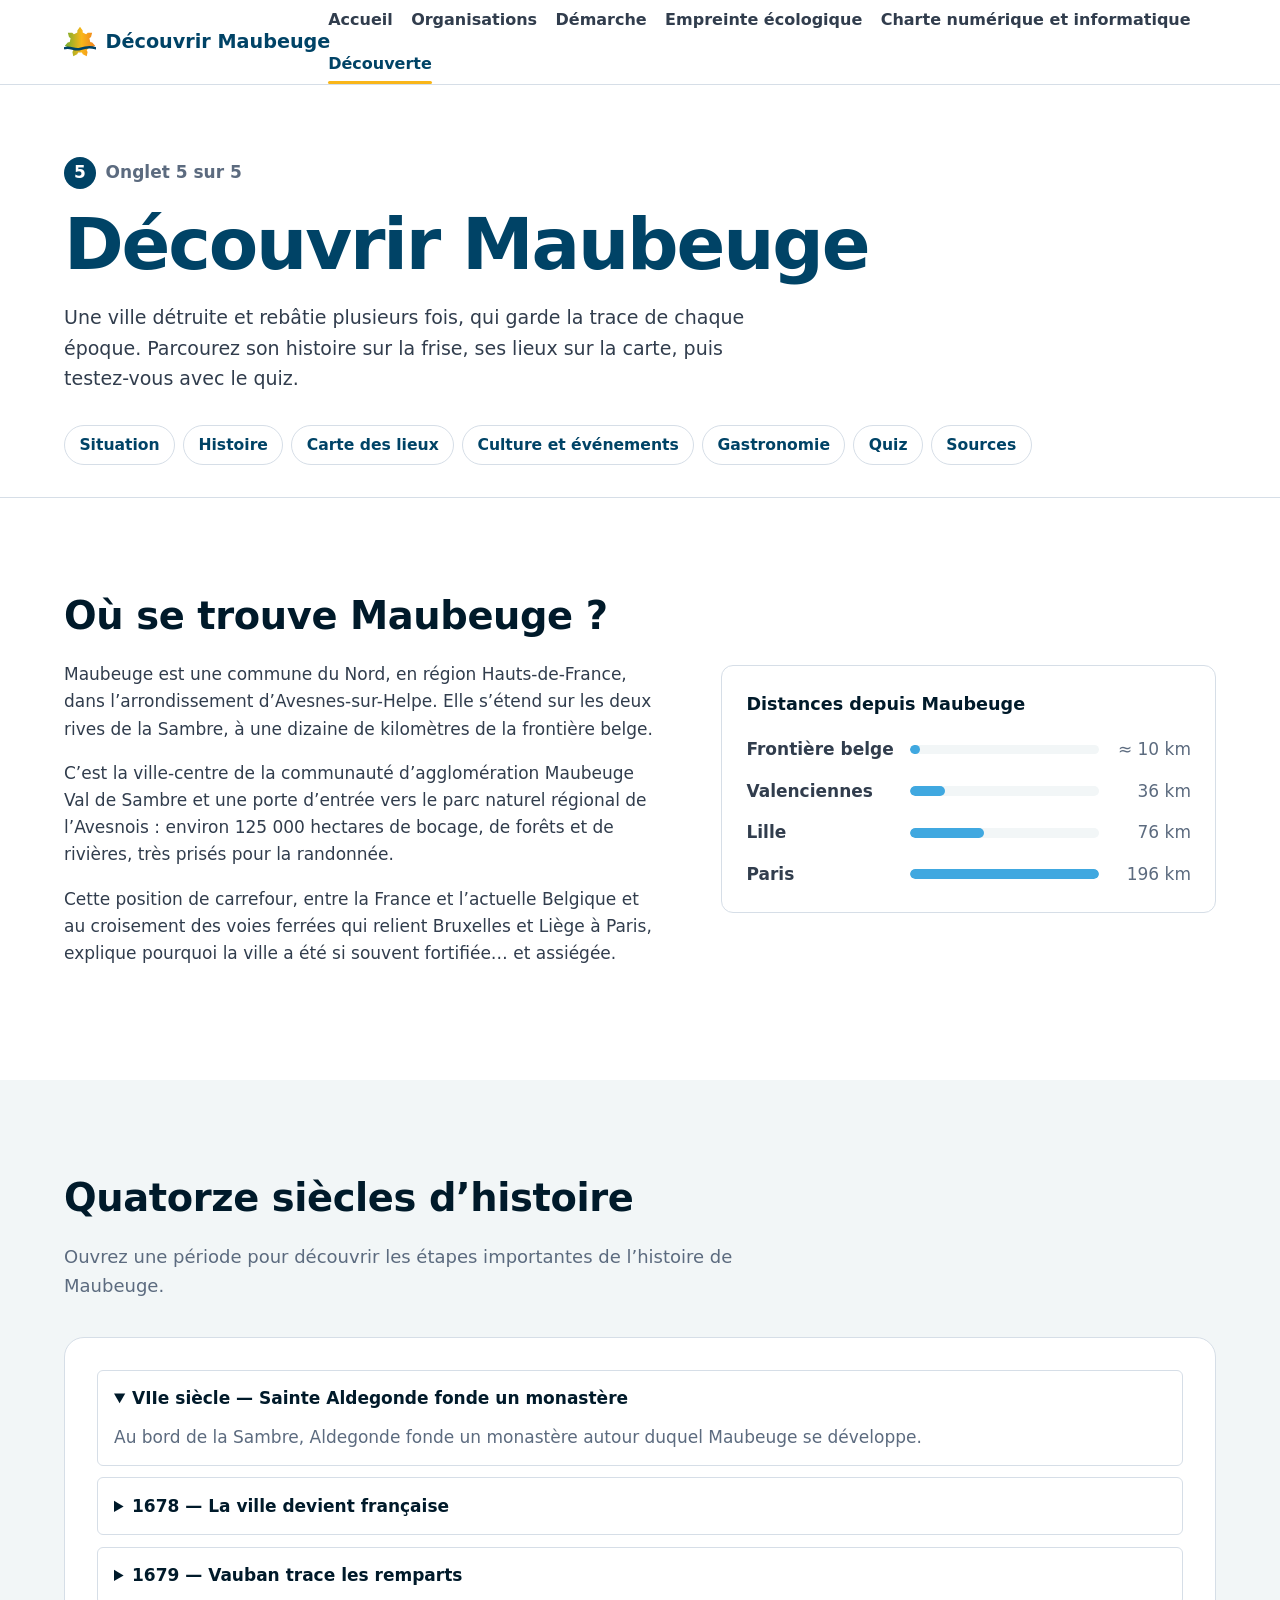
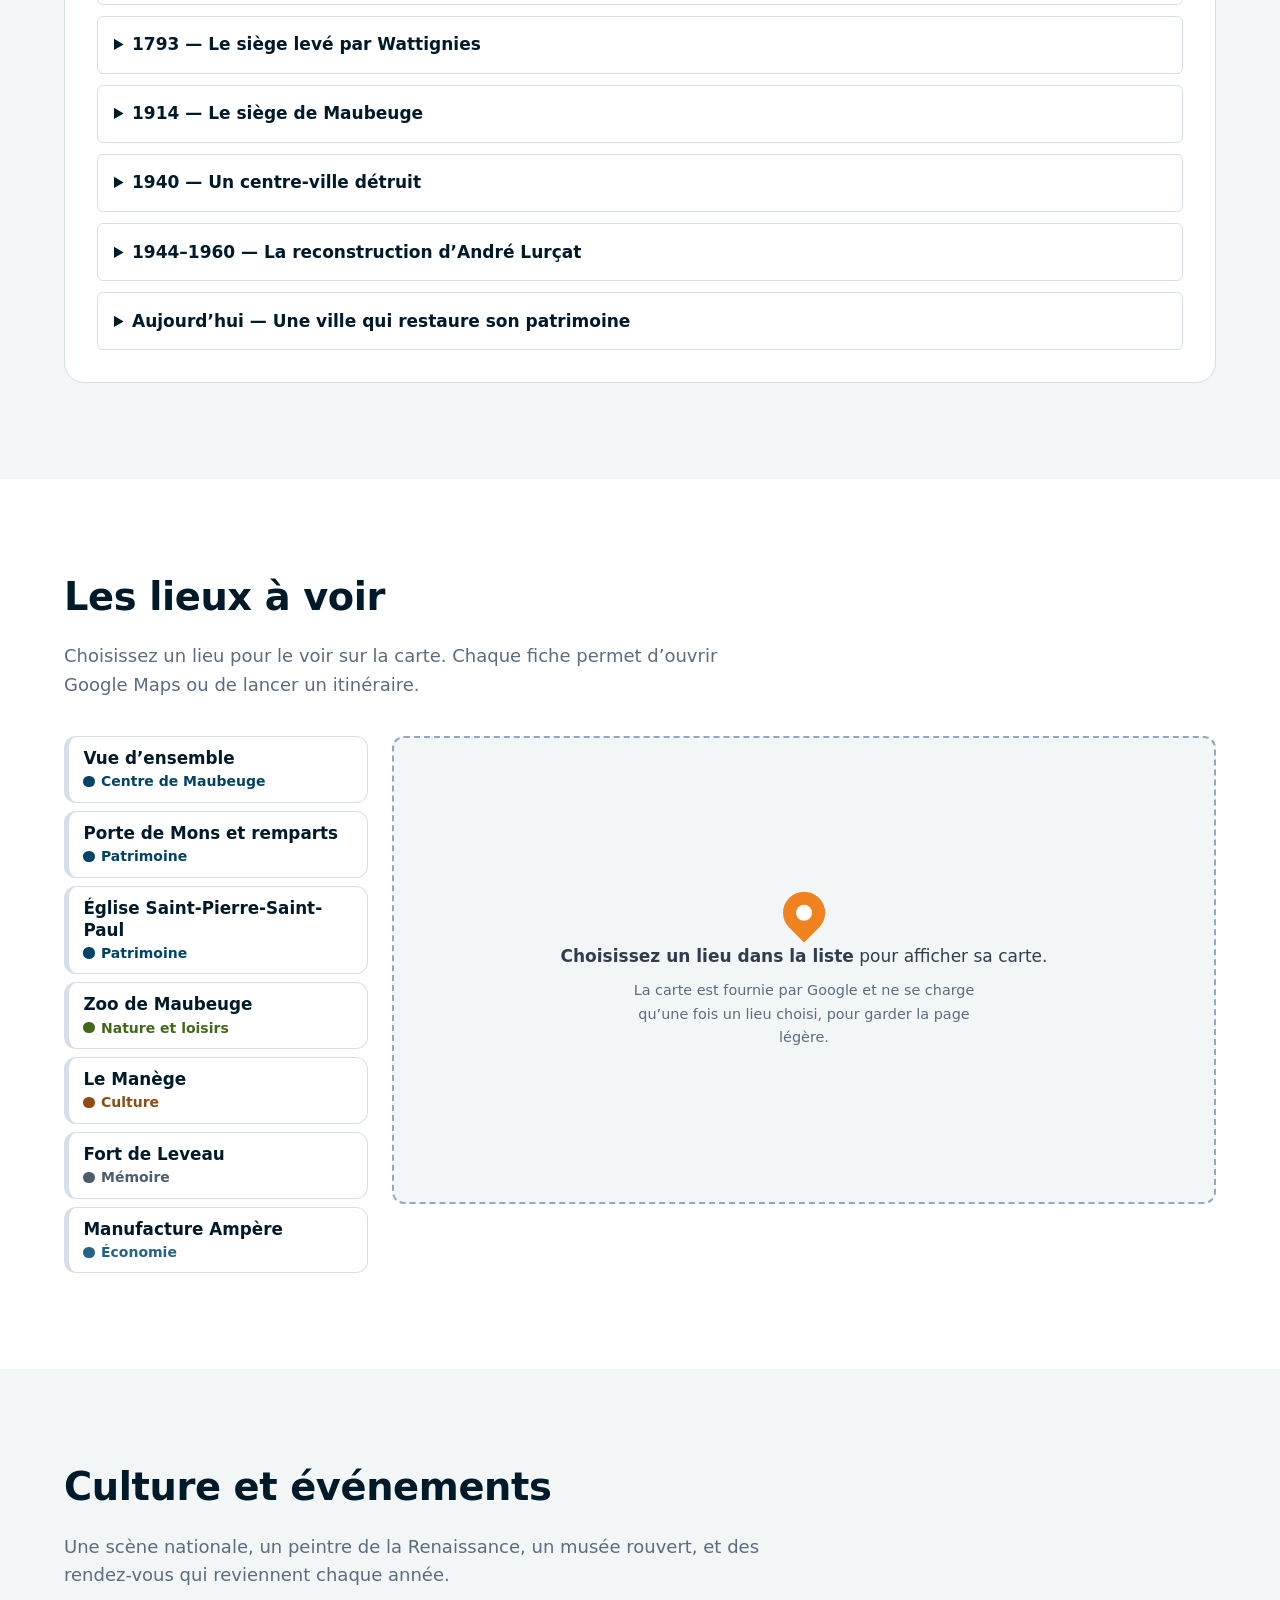
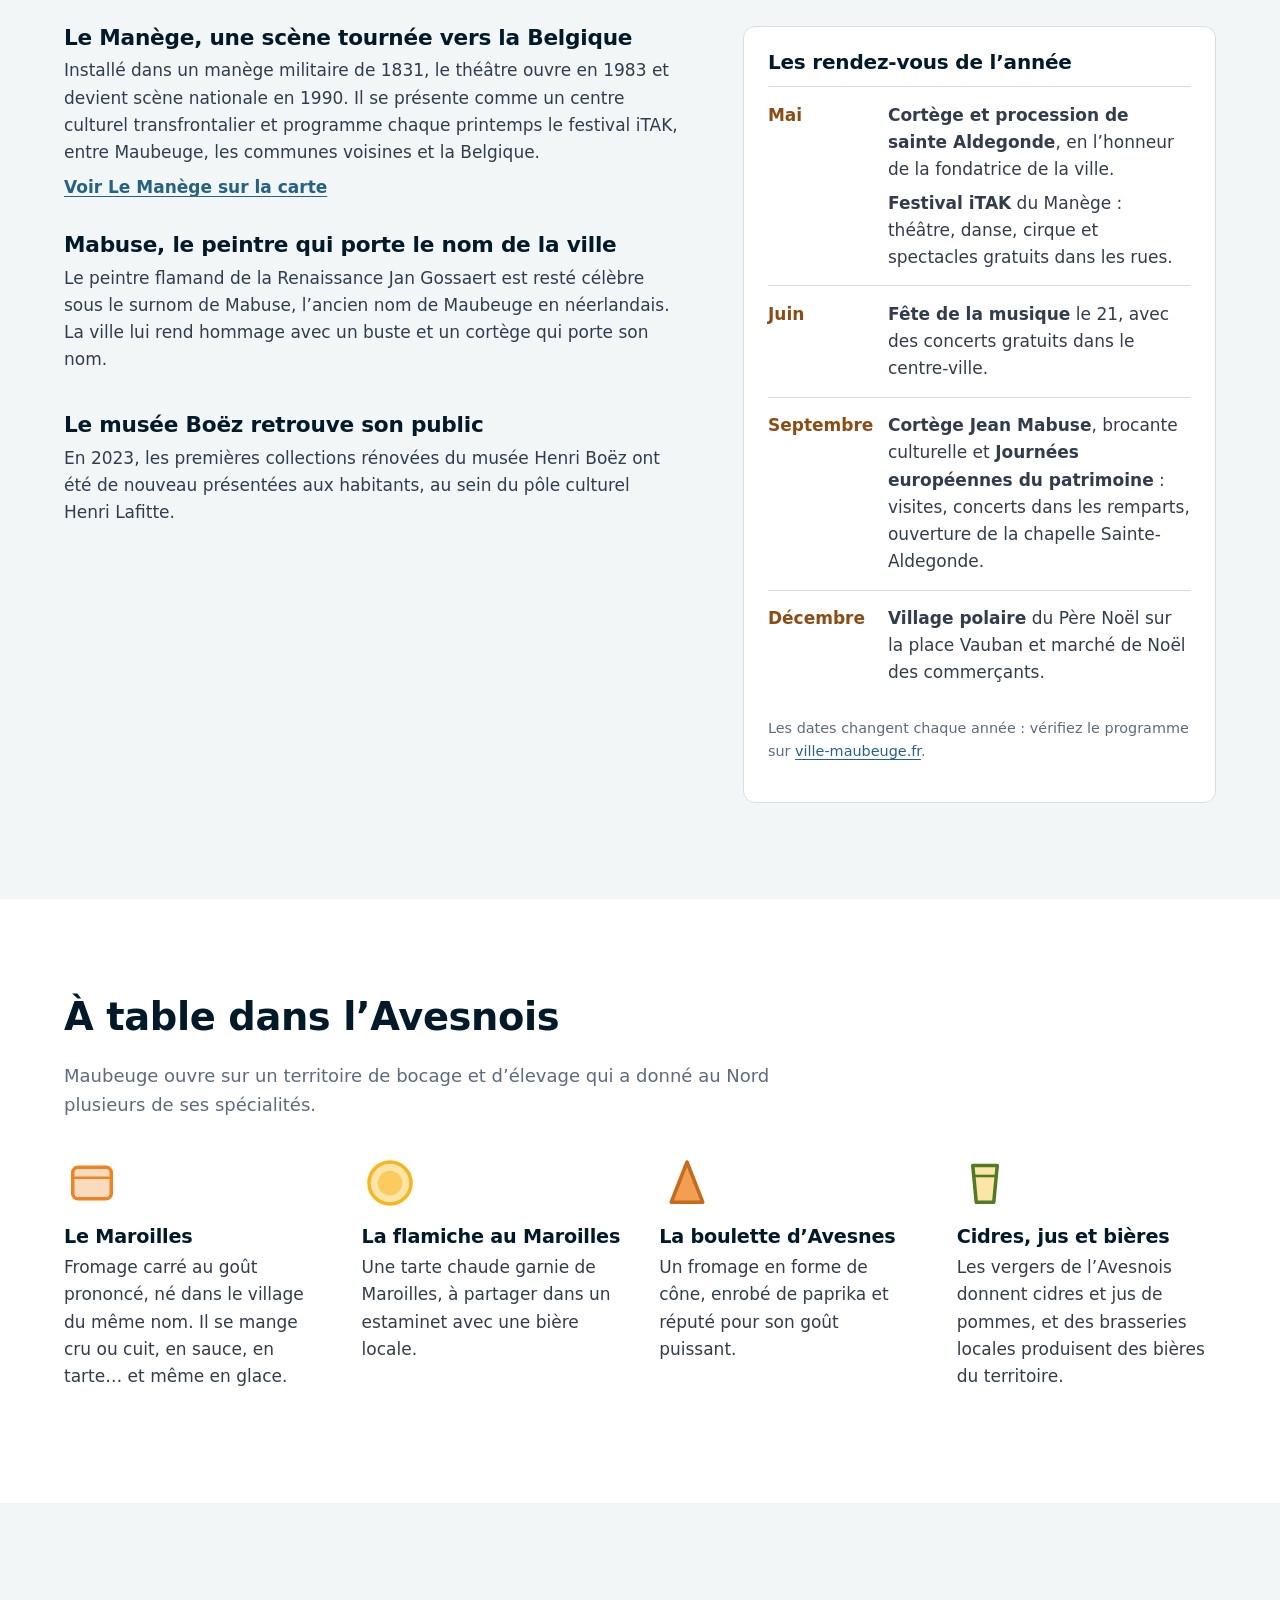
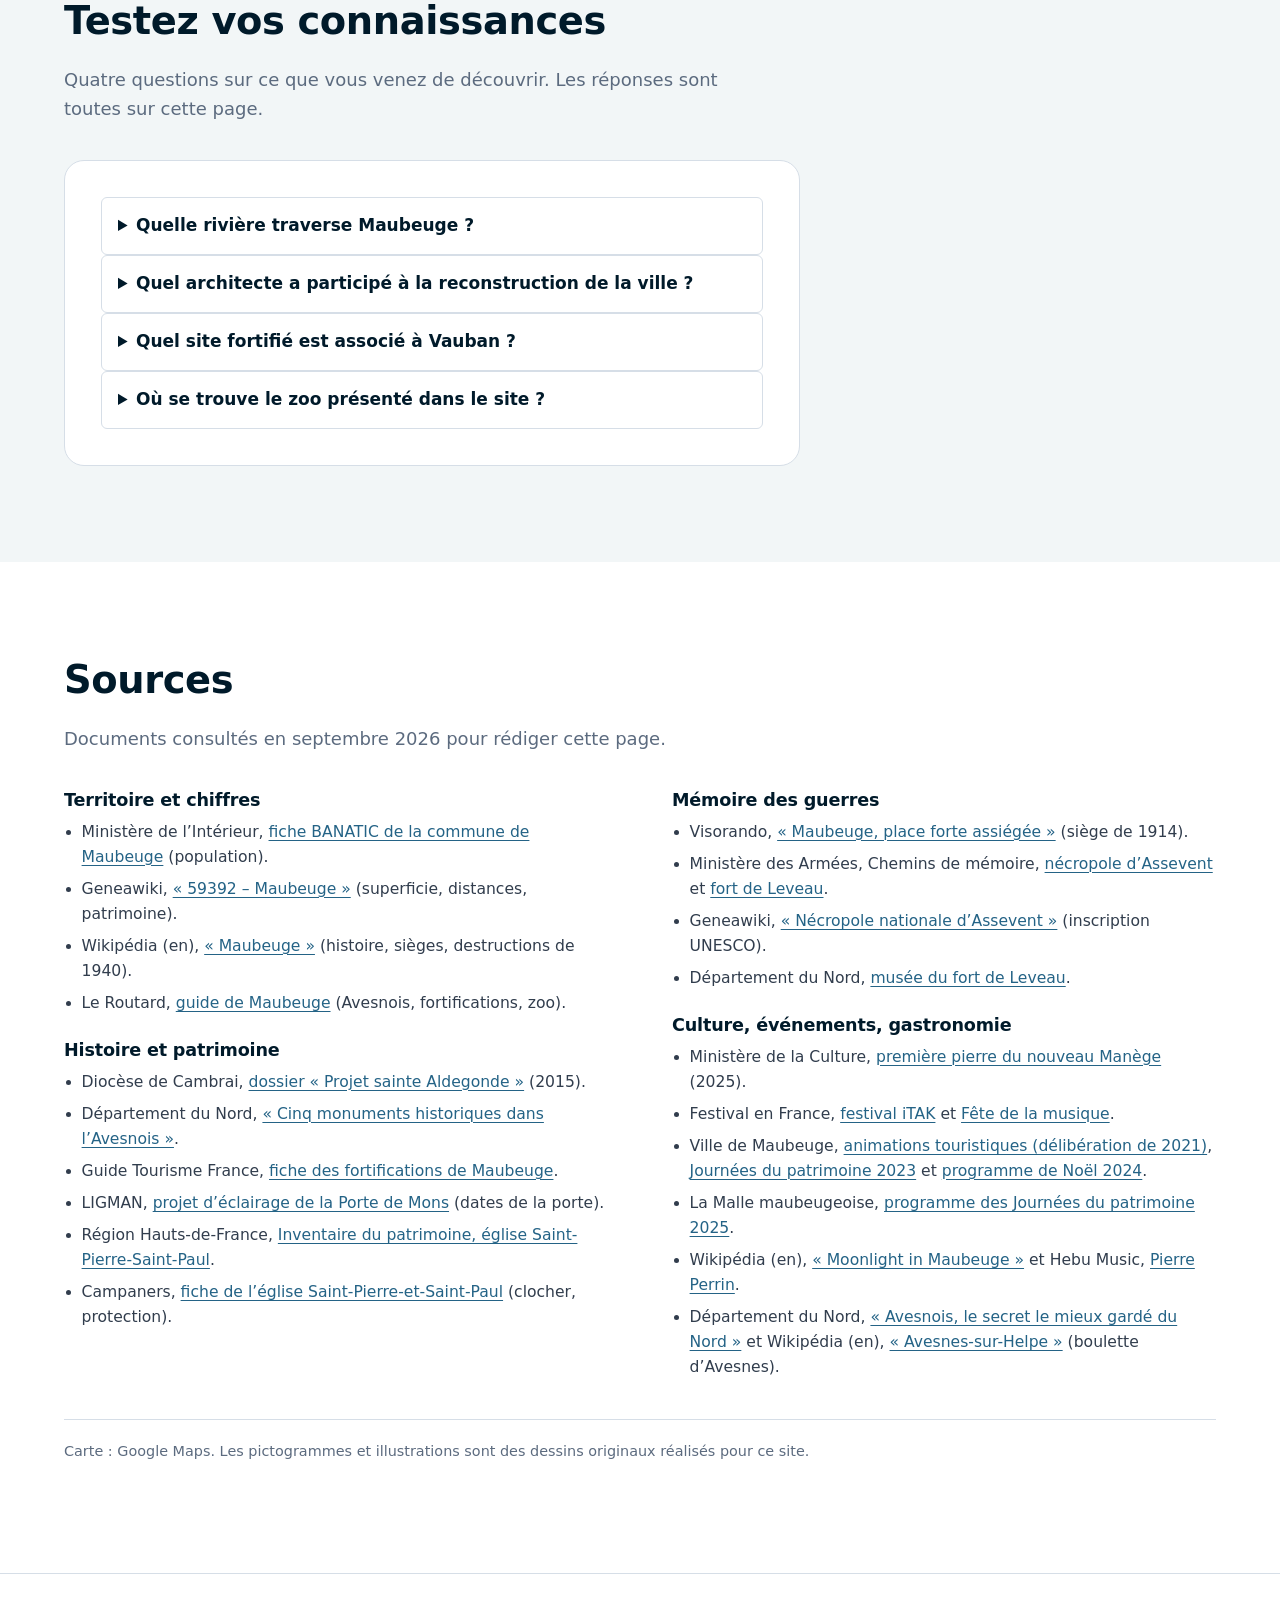
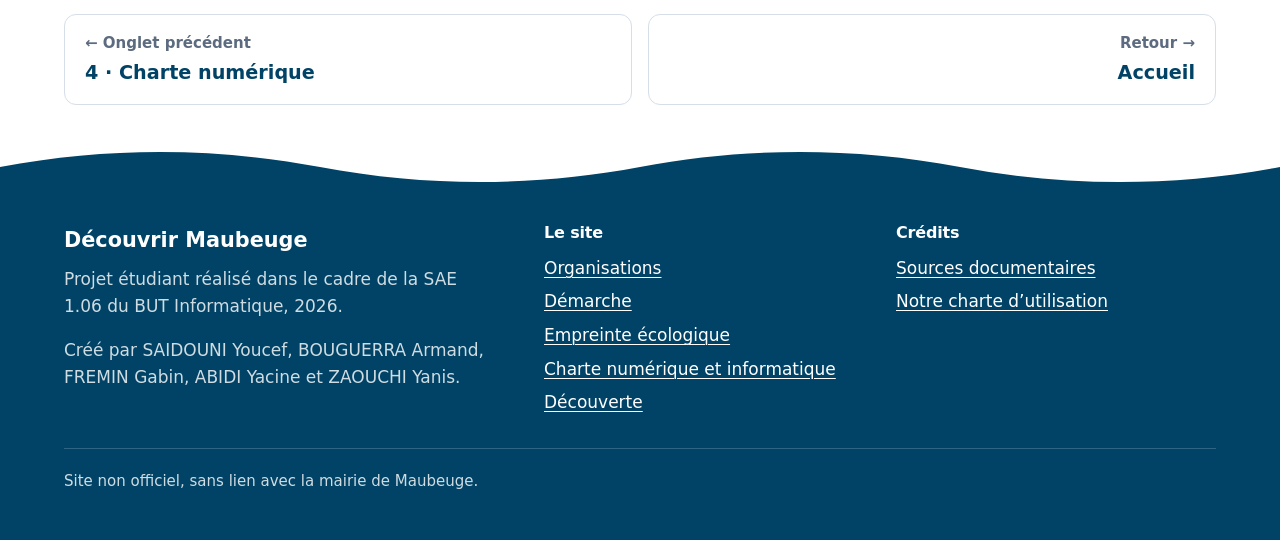
<file: decouverte.html>
<!DOCTYPE html>
<html lang="fr">
<head>
  <meta charset="UTF-8">
  <meta name="viewport" content="width=device-width, initial-scale=1">
  <title>Découvrir Maubeuge — Histoire, patrimoine et lieux à voir</title>
  <meta name="description" content="Présentation de Maubeuge : situation, histoire, patrimoine, culture, gastronomie et lieux à voir.">
  <link rel="stylesheet" href="css/style.css">
  <link rel="stylesheet" href="css/decouverte.css">
</head>
<body>
  <a class="skip-link" href="#contenu">Aller au contenu</a>

  <!-- ============ EN-TÊTE (identique sur toutes les pages) ============ -->
  <header class="site-header">
    <div class="wrap site-header__inner">
      <a class="brand" href="index.html">
        <img class="brand__mark" src="img/logo.svg" alt="">
        <span>Découvrir Maubeuge</span>
      </a>

      <nav id="site-nav" class="site-nav" aria-label="Navigation principale">
        <ul>
          <li><a href="index.html">Accueil</a></li>
          <li><a href="organisations.html">Organisations</a></li>
          <li><a href="demarche.html">Démarche</a></li>
          <li><a href="empreinte.html">Empreinte écologique</a></li>
          <li><a href="charte.html">Charte numérique et informatique</a></li>
          <li><a href="decouverte.html" aria-current="page">Découverte</a></li>
        </ul>
      </nav>
    </div>
  </header>

  <main id="contenu">

    <!-- ============ EN-TÊTE DE PAGE ============ -->
    <section class="page-head">
      <div class="wrap">
        <p class="page-head__kicker"><span class="page-head__num" aria-hidden="true">5</span>Onglet 5 sur 5</p>
        <h1>Découvrir Maubeuge</h1>
        <p class="page-head__lead">
          Une ville détruite et rebâtie plusieurs fois, qui garde la trace de chaque époque.
          Parcourez son histoire sur la frise, ses lieux sur la carte, puis testez-vous avec le quiz.
        </p>
        <nav class="toc" aria-label="Sur cette page">
          <ul>
            <li><a href="#situation">Situation</a></li>
            <li><a href="#histoire">Histoire</a></li>
            <li><a href="#carte">Carte des lieux</a></li>
            <li><a href="#culture">Culture et événements</a></li>
            <li><a href="#gastronomie">Gastronomie</a></li>
            <li><a href="#quiz">Quiz</a></li>
            <li><a href="#sources">Sources</a></li>
          </ul>
        </nav>
      </div>
    </section>

    <!-- ============ SITUATION ============ -->
    <section id="situation" class="section" aria-labelledby="situation-titre">
      <div class="wrap situation">
        <div class="prose">
          <h2 id="situation-titre">Où se trouve Maubeuge&nbsp;?</h2>
          <p>
            Maubeuge est une commune du Nord, en région Hauts-de-France, dans l’arrondissement
            d’Avesnes-sur-Helpe. Elle s’étend sur les deux rives de la Sambre, à une dizaine
            de kilomètres de la frontière belge.
          </p>
          <p>
            C’est la ville-centre de la communauté d’agglomération Maubeuge Val de Sambre et une
            porte d’entrée vers le parc naturel régional de l’Avesnois&nbsp;: environ 125&nbsp;000
            hectares de bocage, de forêts et de rivières, très prisés pour la randonnée.
          </p>
          <p>
            Cette position de carrefour, entre la France et l’actuelle Belgique et au croisement des
            voies ferrées qui relient Bruxelles et Liège à Paris, explique pourquoi la ville a été
            si souvent fortifiée… et assiégée.
          </p>
        </div>

        <figure class="distances">
          <figcaption>Distances depuis Maubeuge</figcaption>
          <ul>
            <li style="--km: 10"><span class="distances__lieu">Frontière belge</span><span class="distances__bar" aria-hidden="true"></span><span class="distances__km">≈ 10 km</span></li>
            <li style="--km: 36"><span class="distances__lieu">Valenciennes</span><span class="distances__bar" aria-hidden="true"></span><span class="distances__km">36 km</span></li>
            <li style="--km: 76"><span class="distances__lieu">Lille</span><span class="distances__bar" aria-hidden="true"></span><span class="distances__km">76 km</span></li>
            <li style="--km: 196"><span class="distances__lieu">Paris</span><span class="distances__bar" aria-hidden="true"></span><span class="distances__km">196 km</span></li>
          </ul>
        </figure>
      </div>
    </section>

    <!-- ============ HISTOIRE : FRISE INTERACTIVE ============ -->
    <section id="histoire" class="section section--alt" aria-labelledby="histoire-titre">
      <div class="wrap">
        <h2 id="histoire-titre">Quatorze siècles d’histoire</h2>
        <p class="section__intro">Ouvrez une période pour découvrir les étapes importantes de l’histoire de Maubeuge.</p>

        <div class="frise">
          <div class="frise__static">
            <details open><summary>VIIe siècle — Sainte Aldegonde fonde un monastère</summary><p>Au bord de la Sambre, Aldegonde fonde un monastère autour duquel Maubeuge se développe.</p></details>
            <details><summary>1678 — La ville devient française</summary><p>Maubeuge est cédée à la France par le traité de Nimègue.</p></details>
            <details><summary>1679 — Vauban trace les remparts</summary><p>Louis XIV fait fortifier la ville ; la Porte de Mons est bâtie en 1682.</p></details>
            <details><summary>1793 — Le siège levé par Wattignies</summary><p>La victoire française de Wattignies oblige les assiégeants à se retirer.</p></details>
            <details><summary>1914 — Le siège de Maubeuge</summary><p>La place forte résiste avant de capituler le 7 septembre 1914.</p></details>
            <details><summary>1940 — Un centre-ville détruit</summary><p>Les bombardements détruisent environ 90 % du centre-ville.</p></details>
            <details><summary>1944–1960 — La reconstruction d’André Lurçat</summary><p>La ville est reconstruite selon un plan clair, aéré et végétalisé.</p></details>
            <details><summary>Aujourd’hui — Une ville qui restaure son patrimoine</summary><p>Maubeuge restaure ses remparts, ses musées et ses équipements culturels.</p></details>
          </div>
        </div>
      </div>
    </section>

    <!-- ============ CARTE INTERACTIVE ============ -->
    <section id="carte" class="section" aria-labelledby="carte-titre">
      <div class="wrap">
        <h2 id="carte-titre">Les lieux à voir</h2>
        <p class="section__intro">
          Choisissez un lieu pour le voir sur la carte. Chaque fiche permet d’ouvrir Google Maps
          ou de lancer un itinéraire.
        </p>

        <div class="atlas">
          <input class="atlas__radio" type="radio" name="lieu" id="lieu-0">
          <input class="atlas__radio" type="radio" name="lieu" id="lieu-1">
          <input class="atlas__radio" type="radio" name="lieu" id="lieu-2">
          <input class="atlas__radio" type="radio" name="lieu" id="lieu-3">
          <input class="atlas__radio" type="radio" name="lieu" id="lieu-4">
          <input class="atlas__radio" type="radio" name="lieu" id="lieu-5">
          <input class="atlas__radio" type="radio" name="lieu" id="lieu-6">
          <ul class="atlas__nav" aria-label="Choisir un lieu">
              <li><label class="atlas__choix" for="lieu-0"><span class="atlas__nom">Vue d’ensemble</span><span class="tag tag--patrimoine">Centre de Maubeuge</span></label></li>
              <li><label class="atlas__choix" for="lieu-1"><span class="atlas__nom">Porte de Mons et remparts</span><span class="tag tag--patrimoine">Patrimoine</span></label></li>
              <li><label class="atlas__choix" for="lieu-2"><span class="atlas__nom">Église Saint-Pierre-Saint-Paul</span><span class="tag tag--patrimoine">Patrimoine</span></label></li>
              <li><label class="atlas__choix" for="lieu-3"><span class="atlas__nom">Zoo de Maubeuge</span><span class="tag tag--nature">Nature et loisirs</span></label></li>
              <li><label class="atlas__choix" for="lieu-4"><span class="atlas__nom">Le Manège</span><span class="tag tag--culture">Culture</span></label></li>
              <li><label class="atlas__choix" for="lieu-5"><span class="atlas__nom">Fort de Leveau</span><span class="tag tag--memoire">Mémoire</span></label></li>
              <li><label class="atlas__choix" for="lieu-6"><span class="atlas__nom">Manufacture Ampère</span><span class="tag tag--economie">Économie</span></label></li>
          </ul>

          <div class="atlas__panels">
            <div class="atlas__vide">
              <span class="atlas__pin" aria-hidden="true"></span>
              <p><strong>Choisissez un lieu dans la liste</strong> pour afficher sa carte.</p>
              <p class="atlas__note">La carte est fournie par Google et ne se charge qu’une fois un lieu choisi, pour garder la page légère.</p>
            </div>
            <article class="atlas__panel" id="panneau-0">
              <div class="atlas__cadre">
                <iframe title="Carte Google Maps : Vue d’ensemble" src="https://www.google.com/maps?q=50.2802,3.9738&amp;z=14&amp;output=embed" loading="lazy" referrerpolicy="no-referrer-when-downgrade" allowfullscreen></iframe>
              </div>
              <div class="atlas__infos">
                <div>
                  <h3>Vue d’ensemble</h3>
                  <p>Le centre-ville, sur les deux rives de la Sambre, à une dizaine de kilomètres de la frontière belge.</p>
                </div>
                <p class="atlas__actions">
                  <a class="btn-lien btn-lien--plein" href="https://www.google.com/maps/search/?api=1&amp;query=Maubeuge" target="_blank" rel="noopener noreferrer">Ouvrir dans Google Maps<span class="sr-only"> (nouvel onglet)</span></a>
                  <a class="btn-lien" href="https://www.google.com/maps/dir/?api=1&amp;destination=Maubeuge" target="_blank" rel="noopener noreferrer">Itinéraire<span class="sr-only"> (nouvel onglet)</span></a>
                </p>
              </div>
            </article>
            <article class="atlas__panel" id="panneau-1">
              <div class="atlas__cadre">
                <iframe title="Carte Google Maps : Porte de Mons et remparts" src="https://www.google.com/maps?q=Porte%20de%20Mons%20Maubeuge&amp;z=16&amp;output=embed" loading="lazy" referrerpolicy="no-referrer-when-downgrade" allowfullscreen></iframe>
              </div>
              <div class="atlas__infos">
                <div>
                  <h3>Porte de Mons et remparts</h3>
                  <p>Les fortifications tracées par Vauban en 1679. La Porte de Mons a été bâtie en 1682.</p>
                </div>
                <p class="atlas__actions">
                  <a class="btn-lien btn-lien--plein" href="https://www.google.com/maps/search/?api=1&amp;query=Porte%20de%20Mons%20Maubeuge" target="_blank" rel="noopener noreferrer">Ouvrir dans Google Maps<span class="sr-only"> (nouvel onglet)</span></a>
                  <a class="btn-lien" href="https://www.google.com/maps/dir/?api=1&amp;destination=Porte%20de%20Mons%20Maubeuge" target="_blank" rel="noopener noreferrer">Itinéraire<span class="sr-only"> (nouvel onglet)</span></a>
                </p>
              </div>
            </article>
            <article class="atlas__panel" id="panneau-2">
              <div class="atlas__cadre">
                <iframe title="Carte Google Maps : Église Saint-Pierre-Saint-Paul" src="https://www.google.com/maps?q=Eglise%20Saint-Pierre-Saint-Paul%20Maubeuge&amp;z=16&amp;output=embed" loading="lazy" referrerpolicy="no-referrer-when-downgrade" allowfullscreen></iframe>
              </div>
              <div class="atlas__infos">
                <div>
                  <h3>Église Saint-Pierre-Saint-Paul</h3>
                  <p>Église en béton armé de la reconstruction d’André Lurçat, classée monument historique.</p>
                </div>
                <p class="atlas__actions">
                  <a class="btn-lien btn-lien--plein" href="https://www.google.com/maps/search/?api=1&amp;query=Eglise%20Saint-Pierre-Saint-Paul%20Maubeuge" target="_blank" rel="noopener noreferrer">Ouvrir dans Google Maps<span class="sr-only"> (nouvel onglet)</span></a>
                  <a class="btn-lien" href="https://www.google.com/maps/dir/?api=1&amp;destination=Eglise%20Saint-Pierre-Saint-Paul%20Maubeuge" target="_blank" rel="noopener noreferrer">Itinéraire<span class="sr-only"> (nouvel onglet)</span></a>
                </p>
              </div>
            </article>
            <article class="atlas__panel" id="panneau-3">
              <div class="atlas__cadre">
                <iframe title="Carte Google Maps : Zoo de Maubeuge" src="https://www.google.com/maps?q=Zoo%20de%20Maubeuge&amp;z=16&amp;output=embed" loading="lazy" referrerpolicy="no-referrer-when-downgrade" allowfullscreen></iframe>
              </div>
              <div class="atlas__infos">
                <div>
                  <h3>Zoo de Maubeuge</h3>
                  <p>Environ 300 animaux des cinq continents, installés au pied des fortifications depuis 1955.</p>
                </div>
                <p class="atlas__actions">
                  <a class="btn-lien btn-lien--plein" href="https://www.google.com/maps/search/?api=1&amp;query=Zoo%20de%20Maubeuge" target="_blank" rel="noopener noreferrer">Ouvrir dans Google Maps<span class="sr-only"> (nouvel onglet)</span></a>
                  <a class="btn-lien" href="https://www.google.com/maps/dir/?api=1&amp;destination=Zoo%20de%20Maubeuge" target="_blank" rel="noopener noreferrer">Itinéraire<span class="sr-only"> (nouvel onglet)</span></a>
                </p>
              </div>
            </article>
            <article class="atlas__panel" id="panneau-4">
              <div class="atlas__cadre">
                <iframe title="Carte Google Maps : Le Manège" src="https://www.google.com/maps?q=Le%20Man%C3%A8ge%20Maubeuge&amp;z=16&amp;output=embed" loading="lazy" referrerpolicy="no-referrer-when-downgrade" allowfullscreen></iframe>
              </div>
              <div class="atlas__infos">
                <div>
                  <h3>Le Manège</h3>
                  <p>Scène nationale installée dans un manège militaire de 1831, ouverte en 1983.</p>
                </div>
                <p class="atlas__actions">
                  <a class="btn-lien btn-lien--plein" href="https://www.google.com/maps/search/?api=1&amp;query=Le%20Man%C3%A8ge%20Maubeuge" target="_blank" rel="noopener noreferrer">Ouvrir dans Google Maps<span class="sr-only"> (nouvel onglet)</span></a>
                  <a class="btn-lien" href="https://www.google.com/maps/dir/?api=1&amp;destination=Le%20Man%C3%A8ge%20Maubeuge" target="_blank" rel="noopener noreferrer">Itinéraire<span class="sr-only"> (nouvel onglet)</span></a>
                </p>
              </div>
            </article>
            <article class="atlas__panel" id="panneau-5">
              <div class="atlas__cadre">
                <iframe title="Carte Google Maps : Fort de Leveau" src="https://www.google.com/maps?q=Fort%20de%20Leveau%20Feignies&amp;z=16&amp;output=embed" loading="lazy" referrerpolicy="no-referrer-when-downgrade" allowfullscreen></iframe>
              </div>
              <div class="atlas__infos">
                <div>
                  <h3>Fort de Leveau</h3>
                  <p>Fort près de Feignies, lieu de mémoire des guerres, avec un musée.</p>
                </div>
                <p class="atlas__actions">
                  <a class="btn-lien btn-lien--plein" href="https://www.google.com/maps/search/?api=1&amp;query=Fort%20de%20Leveau%20Feignies" target="_blank" rel="noopener noreferrer">Ouvrir dans Google Maps<span class="sr-only"> (nouvel onglet)</span></a>
                  <a class="btn-lien" href="https://www.google.com/maps/dir/?api=1&amp;destination=Fort%20de%20Leveau%20Feignies" target="_blank" rel="noopener noreferrer">Itinéraire<span class="sr-only"> (nouvel onglet)</span></a>
                </p>
              </div>
            </article>
            <article class="atlas__panel" id="panneau-6">
              <div class="atlas__cadre">
                <iframe title="Carte Google Maps : Manufacture Ampère" src="https://www.google.com/maps?q=Avenue%20Andr%C3%A9%20Chausson%20Maubeuge&amp;z=16&amp;output=embed" loading="lazy" referrerpolicy="no-referrer-when-downgrade" allowfullscreen></iframe>
              </div>
              <div class="atlas__infos">
                <div>
                  <h3>Manufacture Ampère</h3>
                  <p>L’usine présentée dans l’onglet Organisations, dans la zone industrielle de Grévaux-les-Guides.</p>
                </div>
                <p class="atlas__actions">
                  <a class="btn-lien btn-lien--plein" href="https://www.google.com/maps/search/?api=1&amp;query=Avenue%20Andr%C3%A9%20Chausson%20Maubeuge" target="_blank" rel="noopener noreferrer">Ouvrir dans Google Maps<span class="sr-only"> (nouvel onglet)</span></a>
                  <a class="btn-lien" href="https://www.google.com/maps/dir/?api=1&amp;destination=Avenue%20Andr%C3%A9%20Chausson%20Maubeuge" target="_blank" rel="noopener noreferrer">Itinéraire<span class="sr-only"> (nouvel onglet)</span></a>
                </p>
              </div>
            </article>
          </div>
        </div>
      </div>
    </section>

    <!-- ============ CULTURE ET ÉVÉNEMENTS ============ -->
    <section id="culture" class="section section--alt" aria-labelledby="culture-titre">
      <div class="wrap">
        <h2 id="culture-titre">Culture et événements</h2>
        <p class="section__intro">Une scène nationale, un peintre de la Renaissance, un musée rouvert, et des rendez-vous qui reviennent chaque année.</p>

        <div class="culture">
          <div class="culture__stories">
            <article class="story">
              <h3>Le Manège, une scène tournée vers la Belgique</h3>
              <p>
                Installé dans un manège militaire de 1831, le théâtre ouvre en 1983 et devient scène
                nationale en 1990. Il se présente comme un centre culturel transfrontalier et programme
                chaque printemps le festival iTAK, entre Maubeuge, les communes voisines et la Belgique.
              </p>
              <a href="#carte">Voir Le Manège sur la carte</a>
            </article>

            <article class="story">
              <h3>Mabuse, le peintre qui porte le nom de la ville</h3>
              <p>
                Le peintre flamand de la Renaissance Jan Gossaert est resté célèbre sous le surnom de
                Mabuse, l’ancien nom de Maubeuge en néerlandais. La ville lui rend hommage avec un buste
                et un cortège qui porte son nom.
              </p>
            </article>

            <article class="story">
              <h3>Le musée Boëz retrouve son public</h3>
              <p>
                En 2023, les premières collections rénovées du musée Henri Boëz ont été de nouveau
                présentées aux habitants, au sein du pôle culturel Henri Lafitte.
              </p>
            </article>
          </div>

          <aside class="agenda" aria-labelledby="agenda-titre">
            <h3 id="agenda-titre">Les rendez-vous de l’année</h3>
            <ol class="agenda__list">
              <li>
                <span class="agenda__mois">Mai</span>
                <div>
                  <p><strong>Cortège et procession de sainte Aldegonde</strong>, en l’honneur de la fondatrice de la ville.</p>
                  <p><strong>Festival iTAK</strong> du Manège&nbsp;: théâtre, danse, cirque et spectacles gratuits dans les rues.</p>
                </div>
              </li>
              <li>
                <span class="agenda__mois">Juin</span>
                <div>
                  <p><strong>Fête de la musique</strong> le 21, avec des concerts gratuits dans le centre-ville.</p>
                </div>
              </li>
              <li>
                <span class="agenda__mois">Septembre</span>
                <div>
                  <p><strong>Cortège Jean Mabuse</strong>, brocante culturelle et <strong>Journées européennes du patrimoine</strong>&nbsp;: visites, concerts dans les remparts, ouverture de la chapelle Sainte-Aldegonde.</p>
                </div>
              </li>
              <li>
                <span class="agenda__mois">Décembre</span>
                <div>
                  <p><strong>Village polaire</strong> du Père Noël sur la place Vauban et marché de Noël des commerçants.</p>
                </div>
              </li>
            </ol>
            <p class="source-note">Les dates changent chaque année&nbsp;: vérifiez le programme sur <a href="https://ville-maubeuge.fr">ville-maubeuge.fr</a>.</p>
          </aside>
        </div>
      </div>
    </section>

    <!-- ============ GASTRONOMIE ============ -->
    <section id="gastronomie" class="section" aria-labelledby="gastro-titre">
      <div class="wrap">
        <h2 id="gastro-titre">À table dans l’Avesnois</h2>
        <p class="section__intro">
          Maubeuge ouvre sur un territoire de bocage et d’élevage qui a donné au Nord plusieurs de ses spécialités.
        </p>

        <ul class="plats">
          <li class="plat">
            <svg class="plat__icon" viewBox="0 0 64 64" aria-hidden="true" focusable="false">
              <rect x="10" y="14" width="44" height="36" rx="6" fill="#FBDBBE" stroke="#F0831F" stroke-width="4"/>
              <path d="M10 26 H54" stroke="#F0831F" stroke-width="3"/>
            </svg>
            <h3>Le Maroilles</h3>
            <p>Fromage carré au goût prononcé, né dans le village du même nom. Il se mange cru ou cuit, en sauce, en tarte… et même en glace.</p>
          </li>
          <li class="plat">
            <svg class="plat__icon" viewBox="0 0 64 64" aria-hidden="true" focusable="false">
              <circle cx="32" cy="32" r="24" fill="#FDE4A8" stroke="#F9B619" stroke-width="4"/>
              <circle cx="32" cy="32" r="14" fill="#FBCC5D"/>
            </svg>
            <h3>La flamiche au Maroilles</h3>
            <p>Une tarte chaude garnie de Maroilles, à partager dans un estaminet avec une bière locale.</p>
          </li>
          <li class="plat">
            <svg class="plat__icon" viewBox="0 0 64 64" aria-hidden="true" focusable="false">
              <path d="M32 8 L50 54 H14 Z" fill="#F39F52" stroke="#C56B19" stroke-width="4" stroke-linejoin="round"/>
            </svg>
            <h3>La boulette d’Avesnes</h3>
            <p>Un fromage en forme de cône, enrobé de paprika et réputé pour son goût puissant.</p>
          </li>
          <li class="plat">
            <svg class="plat__icon" viewBox="0 0 64 64" aria-hidden="true" focusable="false">
              <path d="M18 12 H46 L42 54 H22 Z" fill="#FDE4A8" stroke="#507B20" stroke-width="4" stroke-linejoin="round"/>
              <path d="M20 24 H44" stroke="#507B20" stroke-width="3"/>
            </svg>
            <h3>Cidres, jus et bières</h3>
            <p>Les vergers de l’Avesnois donnent cidres et jus de pommes, et des brasseries locales produisent des bières du territoire.</p>
          </li>
        </ul>
      </div>
    </section>

    <!-- ============ QUIZ ============ -->
    <section id="quiz" class="section section--alt" aria-labelledby="quiz-titre">
      <div class="wrap">
        <h2 id="quiz-titre">Testez vos connaissances</h2>
        <p class="section__intro">Quatre questions sur ce que vous venez de découvrir. Les réponses sont toutes sur cette page.</p>

        <div class="quiz">
          <details><summary>Quelle rivière traverse Maubeuge&nbsp;?</summary><p><strong>La Sambre.</strong></p></details>
          <details><summary>Quel architecte a participé à la reconstruction de la ville&nbsp;?</summary><p><strong>André Lurçat.</strong></p></details>
          <details><summary>Quel site fortifié est associé à Vauban&nbsp;?</summary><p><strong>Les remparts et la Porte de Mons.</strong></p></details>
          <details><summary>Où se trouve le zoo présenté dans le site&nbsp;?</summary><p><strong>Dans les fortifications de Maubeuge.</strong></p></details>
        </div>
      </div>
    </section>

    <!-- ============ SOURCES ============ -->
    <section id="sources" class="section" aria-labelledby="sources-titre">
      <div class="wrap">
        <h2 id="sources-titre">Sources</h2>
        <p class="section__intro">Documents consultés en septembre 2026 pour rédiger cette page.</p>

        <div class="sources">
          <div>
            <h3>Territoire et chiffres</h3>
            <ul>
              <li>Ministère de l’Intérieur, <a href="https://www.banatic.interieur.gouv.fr/commune/59392-Maubeuge">fiche BANATIC de la commune de Maubeuge</a> (population).</li>
              <li>Geneawiki, <a href="https://fr.geneawiki.com/wiki/59392_-_Maubeuge">« 59392 – Maubeuge »</a> (superficie, distances, patrimoine).</li>
              <li>Wikipédia (en), <a href="https://en.wikipedia.org/wiki/Maubeuge">« Maubeuge »</a> (histoire, sièges, destructions de 1940).</li>
              <li>Le Routard, <a href="https://www.routard.com/fr/guide/france/nord-pas-de-calais/nord/maubeuge">guide de Maubeuge</a> (Avesnois, fortifications, zoo).</li>
            </ul>

            <h3>Histoire et patrimoine</h3>
            <ul>
              <li>Diocèse de Cambrai, <a href="https://media.cathocambrai.com/686309.pdf">dossier « Projet sainte Aldegonde »</a> (2015).</li>
              <li>Département du Nord, <a href="https://evasion.lenord.fr/fr/print/pdf/node/13919">« Cinq monuments historiques dans l’Avesnois »</a>.</li>
              <li>Guide Tourisme France, <a href="https://www.guide-tourisme-france.com/VISITER/fortifications--maubeuge-10228.htm">fiche des fortifications de Maubeuge</a>.</li>
              <li>LIGMAN, <a href="https://www.ligman.com/2022/06/">projet d’éclairage de la Porte de Mons</a> (dates de la porte).</li>
              <li>Région Hauts-de-France, <a href="https://inventaire-qualif.hautsdefrance.fr/dossier/pdf/30dd8185-993a-4563-93eb-0630b4b2736a/eglise-paroissiale-saint-pierre-saint-paul.pdf">Inventaire du patrimoine, église Saint-Pierre-Saint-Paul</a>.</li>
              <li>Campaners, <a href="https://www.campaners.com/php/torrepdf.php?numer=9205">fiche de l’église Saint-Pierre-et-Saint-Paul</a> (clocher, protection).</li>
            </ul>
          </div>

          <div>
            <h3>Mémoire des guerres</h3>
            <ul>
              <li>Visorando, <a href="https://visorando.com/randonnee-maubeuge-place-forte-assiegee/">« Maubeuge, place forte assiégée »</a> (siège de 1914).</li>
              <li>Ministère des Armées, Chemins de mémoire, <a href="https://www.cheminsdememoire.gouv.fr/en/assevent">nécropole d’Assevent</a> et <a href="https://www.cheminsdememoire.gouv.fr/en/le-fort-de-leveau">fort de Leveau</a>.</li>
              <li>Geneawiki, <a href="https://fr.geneawiki.com/wiki/N%C3%A9cropole_nationale_d%27Assevent">« Nécropole nationale d’Assevent »</a> (inscription UNESCO).</li>
              <li>Département du Nord, <a href="https://evasion.lenord.fr/fr/print/pdf/node/13986">musée du fort de Leveau</a>.</li>
            </ul>

            <h3>Culture, événements, gastronomie</h3>
            <ul>
              <li>Ministère de la Culture, <a href="https://www.culture.gouv.fr/switchToLanguage/420779/fre-FR">première pierre du nouveau Manège</a> (2025).</li>
              <li>Festival en France, <a href="https://www.festivalenfrance.com/festival/supervia-maubeuge">festival iTAK</a> et <a href="https://www.festivalenfrance.com/festival/fete-de-la-musique-a-maubeuge">Fête de la musique</a>.</li>
              <li>Ville de Maubeuge, <a href="https://ville-maubeuge.fr/wp-content/uploads/2021/10/Deliberation-129-du-14-septembre-2021.pdf">animations touristiques (délibération de 2021)</a>, <a href="https://ville-maubeuge.fr/wp-content/uploads/2023/09/programme-jep-2023-validation-okey.pdf">Journées du patrimoine 2023</a> et <a href="https://ville-maubeuge.fr/wp-content/uploads/2024/11/Programme-Noel-2024-OK.pdf">programme de Noël 2024</a>.</li>
              <li>La Malle maubeugeoise, <a href="https://lamallemaubeugeoise.fr/wp-content/uploads/2025/09/JEP2025_PROGRAMME_VALIDE.pdf">programme des Journées du patrimoine 2025</a>.</li>
              <li>Wikipédia (en), <a href="https://en.wikipedia.org/wiki/Moonlight_in_Maubeuge">« Moonlight in Maubeuge »</a> et Hebu Music, <a href="https://www.hebu-music.com/en/musician/pierre-perrin.10432">Pierre Perrin</a>.</li>
              <li>Département du Nord, <a href="https://evasion.lenord.fr/fr/print/pdf/node/16">« Avesnois, le secret le mieux gardé du Nord »</a> et Wikipédia (en), <a href="https://en.wikipedia.org/wiki/Avesnes-sur-Helpe">« Avesnes-sur-Helpe »</a> (boulette d’Avesnes).</li>
            </ul>
          </div>
        </div>

        <p class="source-note sources__credits">
          Carte : Google Maps. Les pictogrammes et illustrations sont des dessins originaux réalisés pour ce site.
        </p>
      </div>
    </section>

    <nav class="pager" aria-label="Onglets voisins">
      <div class="wrap pager__inner">
        <a class="pager__link pager__link--prev" href="charte.html">
          <span class="pager__dir"><span aria-hidden="true">←</span> Onglet précédent</span>
          <span class="pager__title">4 · Charte numérique</span>
        </a>
        <a class="pager__link pager__link--next" href="index.html">
          <span class="pager__dir">Retour <span aria-hidden="true">→</span></span>
          <span class="pager__title">Accueil</span>
        </a>
      </div>
    </nav>

  </main>

  <!-- ============ PIED DE PAGE (identique sur toutes les pages) ============ -->
  <footer class="site-footer">
    <svg class="site-footer__wave" viewBox="0 0 1440 40" preserveAspectRatio="none" aria-hidden="true" focusable="false">
      <path d="M0 40 V22 C120 2 240 2 360 22 C480 42 600 42 720 22 C840 2 960 2 1080 22 C1200 42 1320 42 1440 22 V40 Z"/>
    </svg>
    <div class="site-footer__body">
      <div class="wrap">
        <div class="site-footer__grid">
          <div>
            <p class="site-footer__brand">Découvrir Maubeuge</p>
            <p>Projet étudiant réalisé dans le cadre de la SAE 1.06 du BUT Informatique, 2026.</p>
            <p>Créé par SAIDOUNI Youcef, BOUGUERRA Armand, FREMIN Gabin, ABIDI Yacine et ZAOUCHI Yanis.</p>
          </div>
          <nav aria-label="Pied de page">
            <h2>Le site</h2>
            <ul>
              <li><a href="organisations.html">Organisations</a></li>
              <li><a href="demarche.html">Démarche</a></li>
              <li><a href="empreinte.html">Empreinte écologique</a></li>
              <li><a href="charte.html">Charte numérique et informatique</a></li>
              <li><a href="decouverte.html">Découverte</a></li>
            </ul>
          </nav>
          <div>
            <h2>Crédits</h2>
            <ul>
              <li><a href="decouverte.html#sources">Sources documentaires</a></li>
              <li><a href="charte.html">Notre charte d’utilisation</a></li>
            </ul>
          </div>
        </div>
        <p class="site-footer__legal">Site non officiel, sans lien avec la mairie de Maubeuge.</p>
      </div>
    </div>
  </footer>

</body>
</html>
</file>
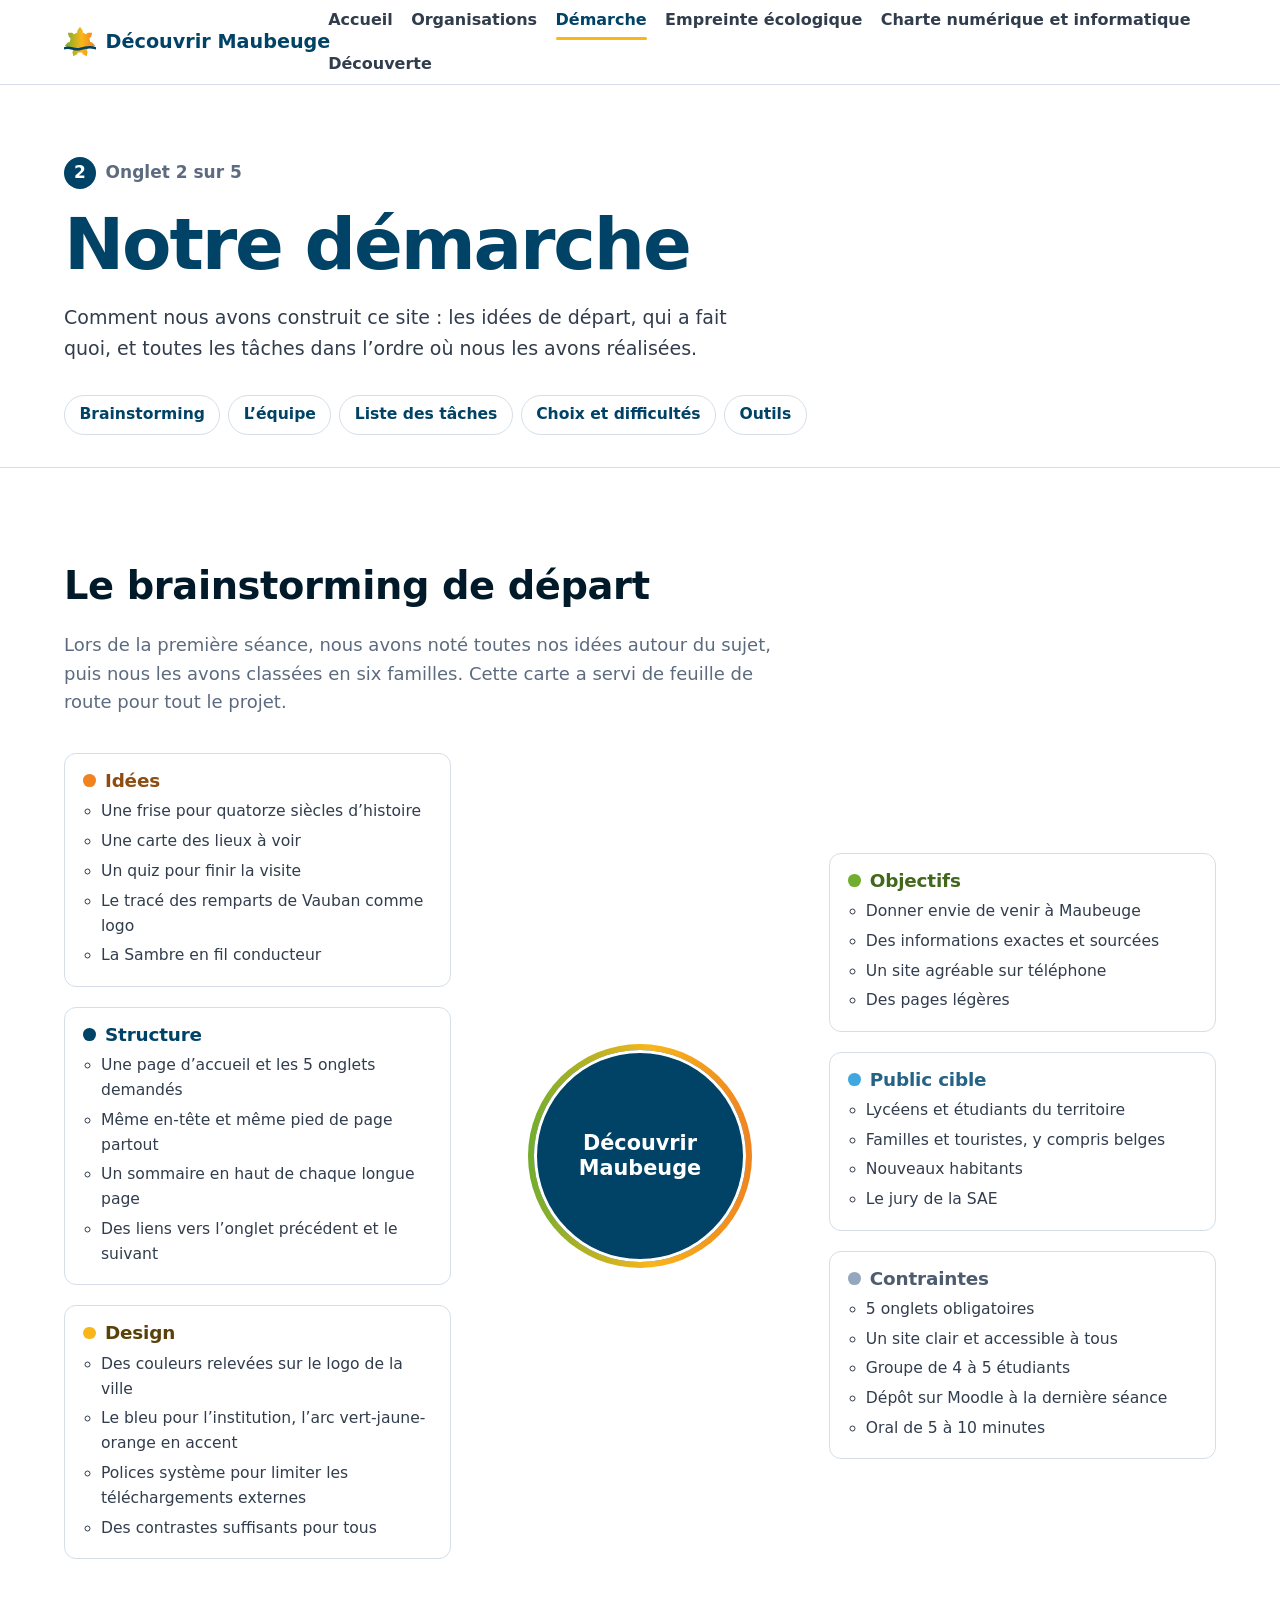
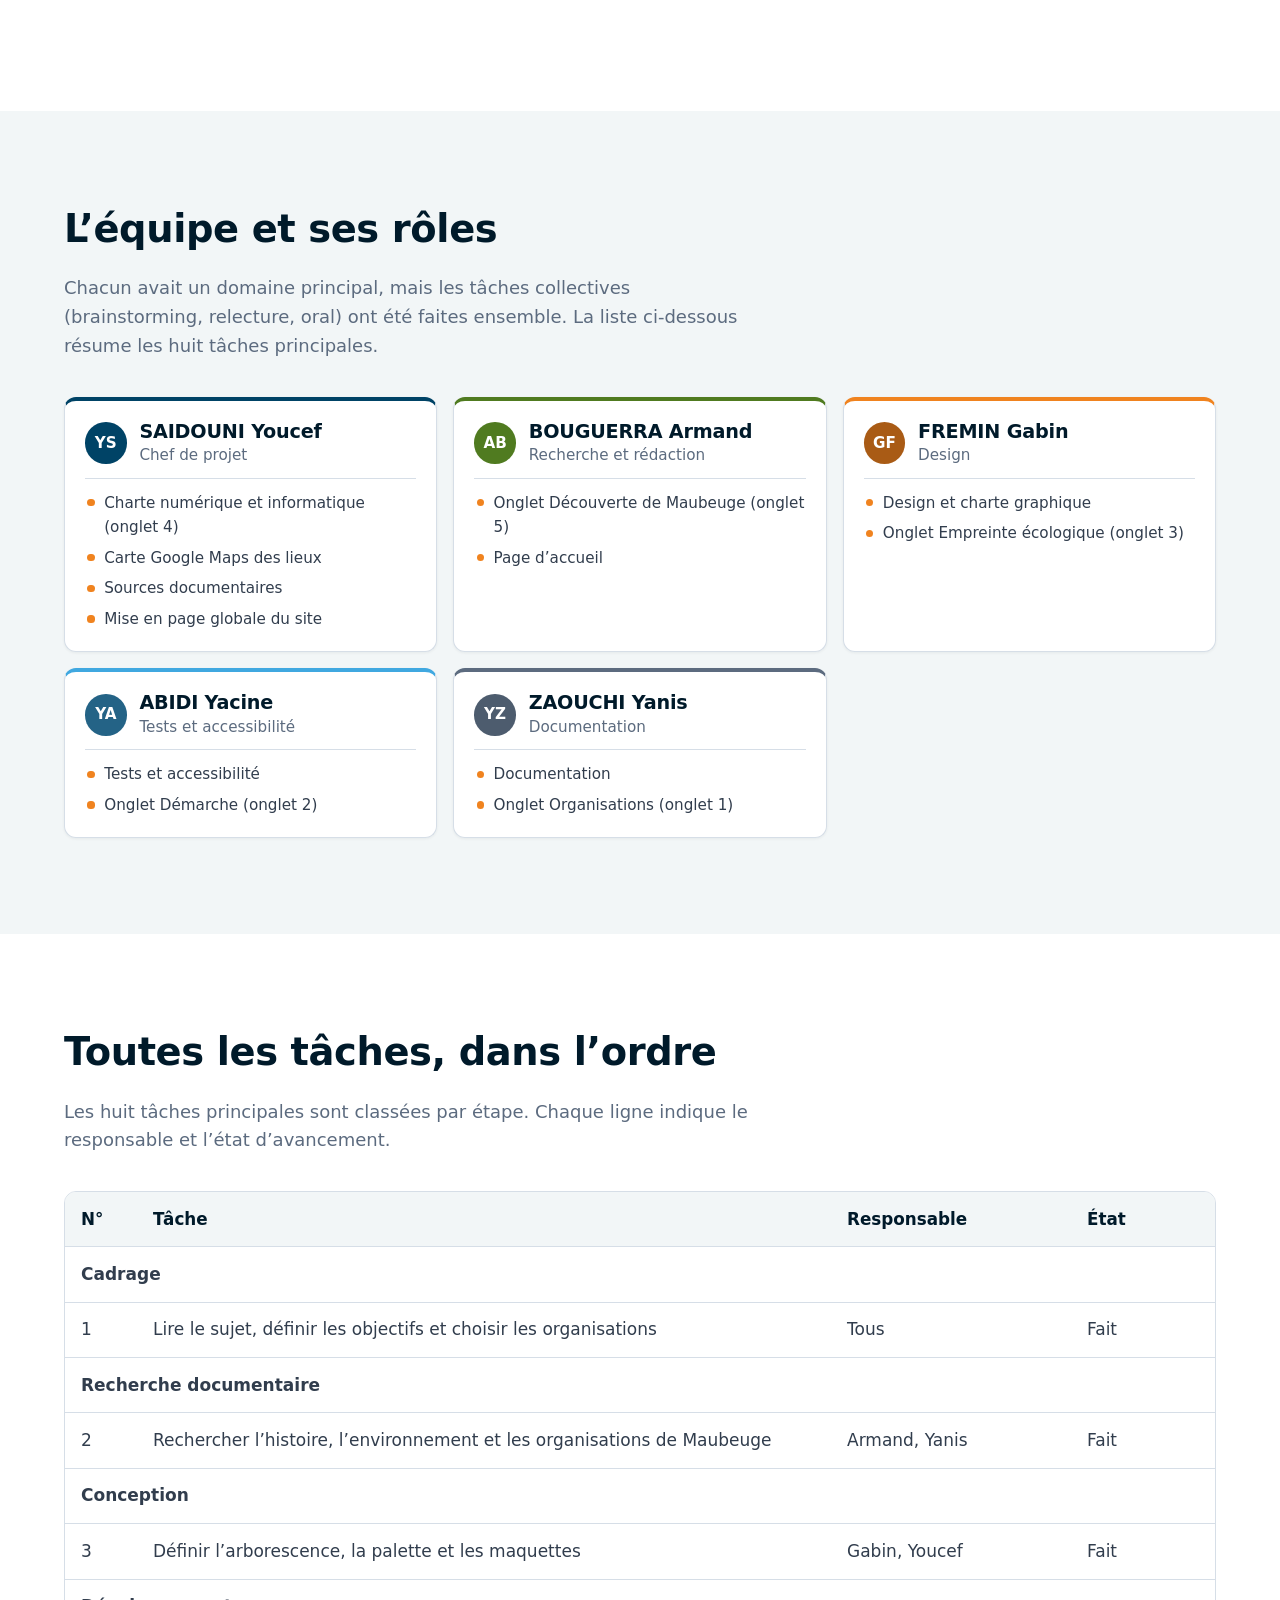
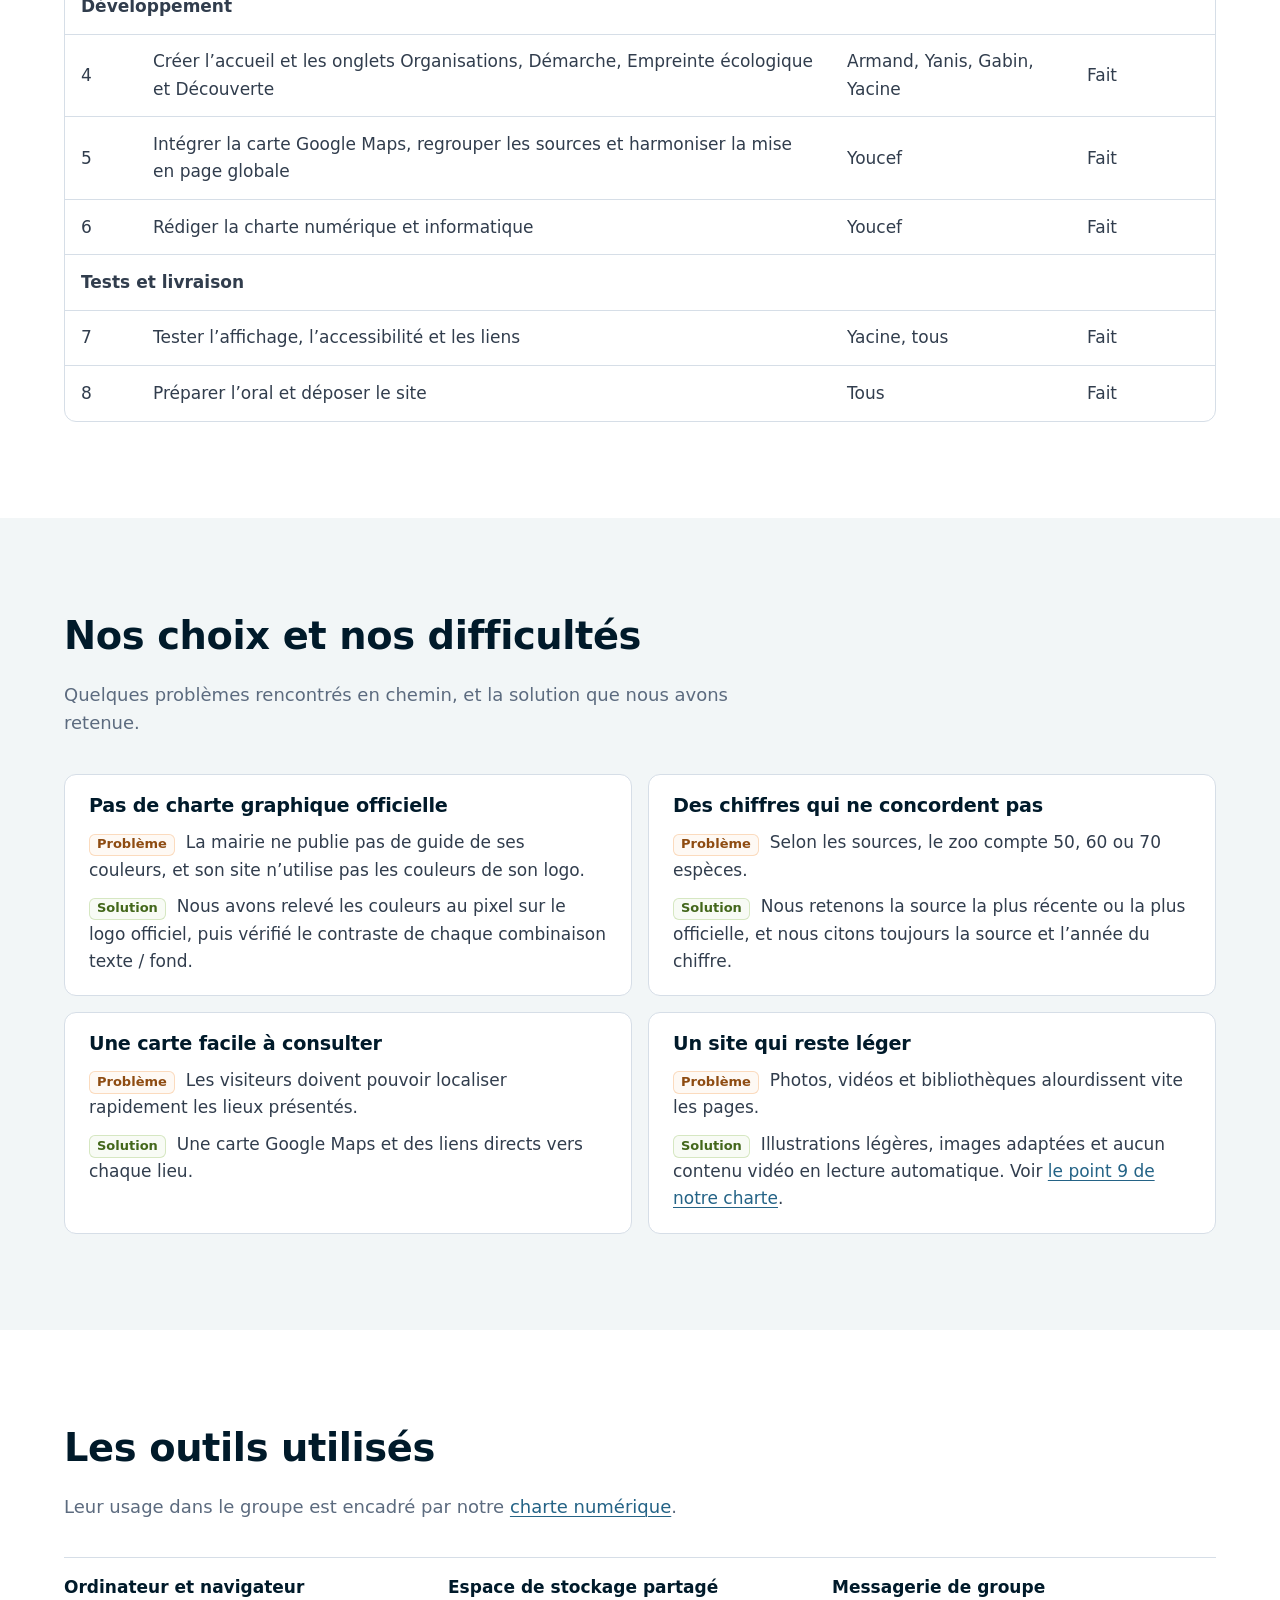
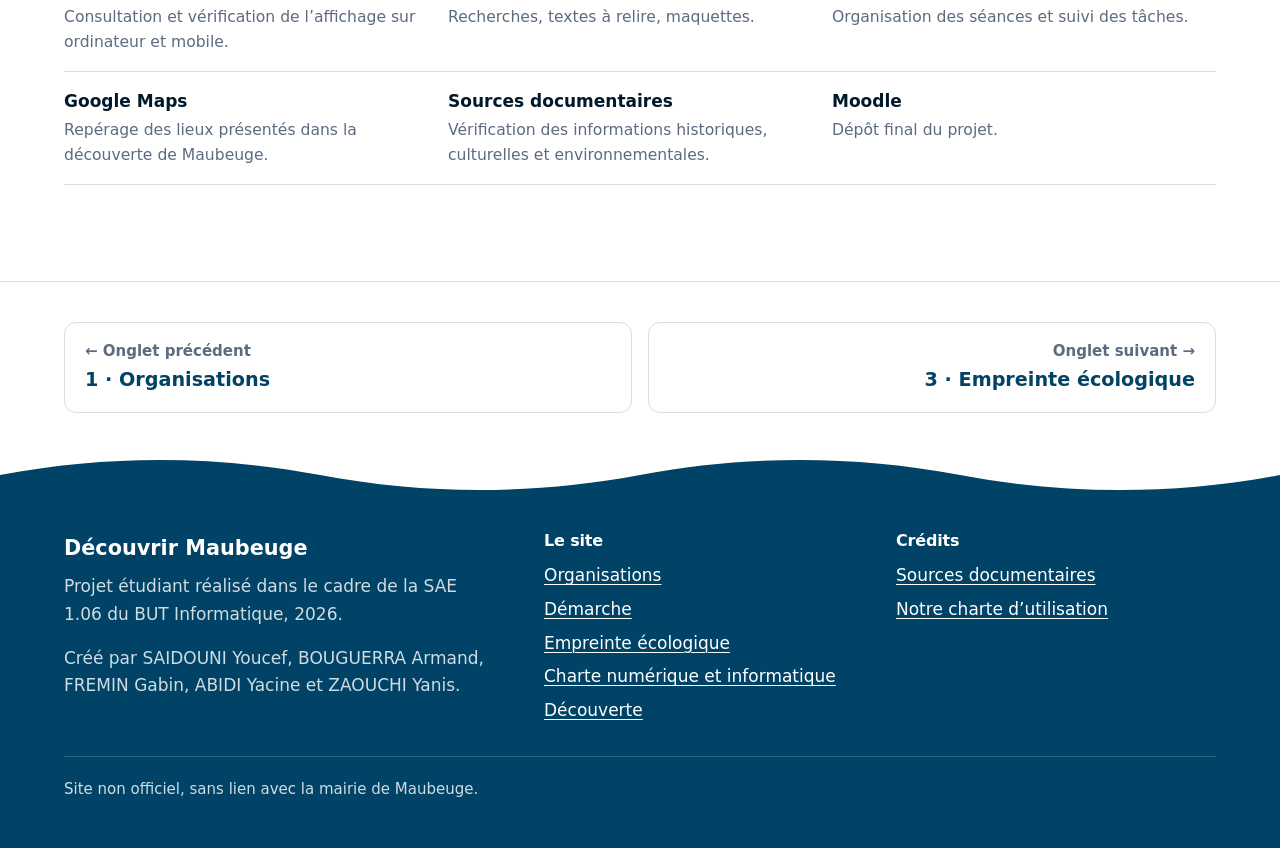
<file: demarche.html>
<!DOCTYPE html>
<html lang="fr">
<head>
  <meta charset="UTF-8">
  <meta name="viewport" content="width=device-width, initial-scale=1">
  <title>Découvrir Maubeuge — Notre démarche</title>
  <meta name="description" content="Méthode de travail du projet : brainstorming initial, répartition des rôles, liste hiérarchisée des tâches avec responsables et état d’avancement.">
  <link rel="stylesheet" href="css/style.css">
  <link rel="stylesheet" href="css/demarche.css">
</head>
<body>
  <a class="skip-link" href="#contenu">Aller au contenu</a>

  <!-- ============ EN-TÊTE (identique sur toutes les pages) ============ -->
  <header class="site-header">
    <div class="wrap site-header__inner">
      <a class="brand" href="index.html">
        <img class="brand__mark" src="img/logo.svg" alt="">
        <span>Découvrir Maubeuge</span>
      </a>

      <nav id="site-nav" class="site-nav" aria-label="Navigation principale">
        <ul>
          <li><a href="index.html">Accueil</a></li>
          <li><a href="organisations.html">Organisations</a></li>
          <li><a href="demarche.html" aria-current="page">Démarche</a></li>
          <li><a href="empreinte.html">Empreinte écologique</a></li>
          <li><a href="charte.html">Charte numérique et informatique</a></li>
          <li><a href="decouverte.html">Découverte</a></li>
        </ul>
      </nav>
    </div>
  </header>

  <main id="contenu">

    <!-- ============ EN-TÊTE DE PAGE ============ -->
    <section class="page-head">
      <div class="wrap">
        <p class="page-head__kicker"><span class="page-head__num" aria-hidden="true">2</span>Onglet 2 sur 5</p>
        <h1>Notre démarche</h1>
        <p class="page-head__lead">
          Comment nous avons construit ce site&nbsp;: les idées de départ, qui a fait quoi,
          et toutes les tâches dans l’ordre où nous les avons réalisées.
        </p>
        <nav class="toc" aria-label="Sur cette page">
          <ul>
            <li><a href="#brainstorming">Brainstorming</a></li>
            <li><a href="#equipe">L’équipe</a></li>
            <li><a href="#taches">Liste des tâches</a></li>
            <li><a href="#choix">Choix et difficultés</a></li>
            <li><a href="#outils">Outils</a></li>
          </ul>
        </nav>
      </div>
    </section>

    <!-- ============ BRAINSTORMING ============ -->
    <section id="brainstorming" class="section" aria-labelledby="brainstorming-titre">
      <div class="wrap">
        <h2 id="brainstorming-titre">Le brainstorming de départ</h2>
        <p class="section__intro">
          Lors de la première séance, nous avons noté toutes nos idées autour du sujet, puis nous les avons
          classées en six familles. Cette carte a servi de feuille de route pour tout le projet.
        </p>

        <div class="mindmap" data-mindmap>
          <svg class="mindmap__links" aria-hidden="true" focusable="false"></svg>
          <p class="mindmap__center">Découvrir Maubeuge</p>

          <ul class="mindmap__col mindmap__col--left" aria-label="Familles d’idées, première partie">
            <li class="mindmap__branch mindmap__branch--orange">
              <h3 class="mindmap__title">Idées</h3>
              <ul>
                <li>Une frise pour quatorze siècles d’histoire</li>
                <li>Une carte des lieux à voir</li>
                <li>Un quiz pour finir la visite</li>
                <li>Le tracé des remparts de Vauban comme logo</li>
                <li>La Sambre en fil conducteur</li>
              </ul>
            </li>
            <li class="mindmap__branch mindmap__branch--bleu">
              <h3 class="mindmap__title">Structure</h3>
              <ul>
                <li>Une page d’accueil et les 5 onglets demandés</li>
                <li>Même en-tête et même pied de page partout</li>
                <li>Un sommaire en haut de chaque longue page</li>
                <li>Des liens vers l’onglet précédent et le suivant</li>
              </ul>
            </li>
            <li class="mindmap__branch mindmap__branch--soleil">
              <h3 class="mindmap__title">Design</h3>
              <ul>
                <li>Des couleurs relevées sur le logo de la ville</li>
                <li>Le bleu pour l’institution, l’arc vert-jaune-orange en accent</li>
                <li>Polices système pour limiter les téléchargements externes</li>
                <li>Des contrastes suffisants pour tous</li>
              </ul>
            </li>
          </ul>

          <ul class="mindmap__col mindmap__col--right" aria-label="Familles d’idées, deuxième partie">
            <li class="mindmap__branch mindmap__branch--vert">
              <h3 class="mindmap__title">Objectifs</h3>
              <ul>
                <li>Donner envie de venir à Maubeuge</li>
                <li>Des informations exactes et sourcées</li>
                <li>Un site agréable sur téléphone</li>
                <li>Des pages légères</li>
              </ul>
            </li>
            <li class="mindmap__branch mindmap__branch--sambre">
              <h3 class="mindmap__title">Public cible</h3>
              <ul>
                <li>Lycéens et étudiants du territoire</li>
                <li>Familles et touristes, y compris belges</li>
                <li>Nouveaux habitants</li>
                <li>Le jury de la SAE</li>
              </ul>
            </li>
            <li class="mindmap__branch mindmap__branch--ardoise">
              <h3 class="mindmap__title">Contraintes</h3>
              <ul>
                <li>5 onglets obligatoires</li>
                <li>Un site clair et accessible à tous</li>
                <li>Groupe de 4 à 5 étudiants</li>
                <li>Dépôt sur Moodle à la dernière séance</li>
                <li>Oral de 5 à 10 minutes</li>
              </ul>
            </li>
          </ul>
        </div>
      </div>
    </section>

    <!-- ============ ÉQUIPE ============ -->
    <section id="equipe" class="section section--alt" aria-labelledby="equipe-titre">
      <div class="wrap">
        <h2 id="equipe-titre">L’équipe et ses rôles</h2>
        <p class="section__intro">
          Chacun avait un domaine principal, mais les tâches collectives (brainstorming, relecture, oral)
          ont été faites ensemble. La liste ci-dessous résume les huit tâches principales.
        </p>
        <ul class="equipe">
          <li class="membre membre--0">
            <div class="membre__head">
              <span class="avatar avatar--0" aria-hidden="true">YS</span>
              <div>
                <h3>SAIDOUNI Youcef</h3>
                <p class="membre__role">Chef de projet</p>
              </div>
            </div>
            <ul class="membre__taches">
              <li>Charte numérique et informatique (onglet 4)</li>
              <li>Carte Google Maps des lieux</li>
              <li>Sources documentaires</li>
              <li>Mise en page globale du site</li>
            </ul>
          </li>
          <li class="membre membre--1">
            <div class="membre__head">
              <span class="avatar avatar--1" aria-hidden="true">AB</span>
              <div>
                <h3>BOUGUERRA Armand</h3>
                <p class="membre__role">Recherche et rédaction</p>
              </div>
            </div>
            <ul class="membre__taches">
              <li>Onglet Découverte de Maubeuge (onglet 5)</li>
              <li>Page d’accueil</li>
            </ul>
          </li>
          <li class="membre membre--2">
            <div class="membre__head">
              <span class="avatar avatar--2" aria-hidden="true">GF</span>
              <div>
                <h3>FREMIN Gabin</h3>
                <p class="membre__role">Design</p>
              </div>
            </div>
            <ul class="membre__taches">
              <li>Design et charte graphique</li>
              <li>Onglet Empreinte écologique (onglet 3)</li>
            </ul>
          </li>
          <li class="membre membre--3">
            <div class="membre__head">
              <span class="avatar avatar--3" aria-hidden="true">YA</span>
              <div>
                <h3>ABIDI Yacine</h3>
                <p class="membre__role">Tests et accessibilité</p>
              </div>
            </div>
            <ul class="membre__taches">
              <li>Tests et accessibilité</li>
              <li>Onglet Démarche (onglet 2)</li>
            </ul>
          </li>
          <li class="membre membre--4">
            <div class="membre__head">
              <span class="avatar avatar--4" aria-hidden="true">YZ</span>
              <div>
                <h3>ZAOUCHI Yanis</h3>
                <p class="membre__role">Documentation</p>
              </div>
            </div>
            <ul class="membre__taches">
              <li>Documentation</li>
              <li>Onglet Organisations (onglet 1)</li>
            </ul>
          </li>
        </ul>
      </div>
    </section>

    <!-- ============ LISTE DES TÂCHES ============ -->
    <section id="taches" class="section" aria-labelledby="taches-titre">
      <div class="wrap">
        <h2 id="taches-titre">Toutes les tâches, dans l’ordre</h2>
        <p class="section__intro">
          Les huit tâches principales sont classées par étape. Chaque ligne indique le responsable et l’état d’avancement.
        </p>


        <div class="table-wrap">
          <table class="taches" id="taches-table">
            <caption class="sr-only">Liste hiérarchisée des tâches du projet, avec responsables et état d’avancement</caption>
            <thead>
              <tr>
                <th scope="col">N°</th>
                <th scope="col">Tâche</th>
                <th scope="col">Responsable</th>
                <th scope="col">État</th>
              </tr>
            </thead>
            <tbody>
              <tr><th colspan="4">Cadrage</th></tr>
              <tr><td>1</td><td>Lire le sujet, définir les objectifs et choisir les organisations</td><td>Tous</td><td>Fait</td></tr>
              <tr><th colspan="4">Recherche documentaire</th></tr>
              <tr><td>2</td><td>Rechercher l’histoire, l’environnement et les organisations de Maubeuge</td><td>Armand, Yanis</td><td>Fait</td></tr>
              <tr><th colspan="4">Conception</th></tr>
              <tr><td>3</td><td>Définir l’arborescence, la palette et les maquettes</td><td>Gabin, Youcef</td><td>Fait</td></tr>
              <tr><th colspan="4">Développement</th></tr>
              <tr><td>4</td><td>Créer l’accueil et les onglets Organisations, Démarche, Empreinte écologique et Découverte</td><td>Armand, Yanis, Gabin, Yacine</td><td>Fait</td></tr>
              <tr><td>5</td><td>Intégrer la carte Google Maps, regrouper les sources et harmoniser la mise en page globale</td><td>Youcef</td><td>Fait</td></tr>
              <tr><td>6</td><td>Rédiger la charte numérique et informatique</td><td>Youcef</td><td>Fait</td></tr>
              <tr><th colspan="4">Tests et livraison</th></tr>
              <tr><td>7</td><td>Tester l’affichage, l’accessibilité et les liens</td><td>Yacine, tous</td><td>Fait</td></tr>
              <tr><td>8</td><td>Préparer l’oral et déposer le site</td><td>Tous</td><td>Fait</td></tr>
            </tbody>
          </table>
        </div>
      </div>
    </section>

    <!-- ============ CHOIX ET DIFFICULTÉS ============ -->
    <section id="choix" class="section section--alt" aria-labelledby="choix-titre">
      <div class="wrap">
        <h2 id="choix-titre">Nos choix et nos difficultés</h2>
        <p class="section__intro">Quelques problèmes rencontrés en chemin, et la solution que nous avons retenue.</p>

        <ul class="choix">
          <li class="choix__item">
            <h3>Pas de charte graphique officielle</h3>
            <p><span class="choix__tag">Problème</span> La mairie ne publie pas de guide de ses couleurs, et son site n’utilise pas les couleurs de son logo.</p>
            <p><span class="choix__tag choix__tag--ok">Solution</span> Nous avons relevé les couleurs au pixel sur le logo officiel, puis vérifié le contraste de chaque combinaison texte / fond.</p>
          </li>
          <li class="choix__item">
            <h3>Des chiffres qui ne concordent pas</h3>
            <p><span class="choix__tag">Problème</span> Selon les sources, le zoo compte 50, 60 ou 70 espèces.</p>
            <p><span class="choix__tag choix__tag--ok">Solution</span> Nous retenons la source la plus récente ou la plus officielle, et nous citons toujours la source et l’année du chiffre.</p>
          </li>
          <li class="choix__item">
            <h3>Une carte facile à consulter</h3>
            <p><span class="choix__tag">Problème</span> Les visiteurs doivent pouvoir localiser rapidement les lieux présentés.</p>
            <p><span class="choix__tag choix__tag--ok">Solution</span> Une carte Google Maps et des liens directs vers chaque lieu.</p>
          </li>
          <li class="choix__item">
            <h3>Un site qui reste léger</h3>
            <p><span class="choix__tag">Problème</span> Photos, vidéos et bibliothèques alourdissent vite les pages.</p>
            <p><span class="choix__tag choix__tag--ok">Solution</span> Illustrations légères, images adaptées et aucun contenu vidéo en lecture automatique. Voir <a href="charte.html#maintenance-systemes">le point 9 de notre charte</a>.</p>
          </li>
        </ul>
      </div>
    </section>

    <!-- ============ OUTILS ============ -->
    <section id="outils" class="section" aria-labelledby="outils-titre">
      <div class="wrap">
        <h2 id="outils-titre">Les outils utilisés</h2>
        <p class="section__intro">Leur usage dans le groupe est encadré par notre <a href="charte.html">charte numérique</a>.</p>

        <!-- À ADAPTER : outils réellement utilisés par le groupe -->
        <dl class="outils">
          <div><dt>Ordinateur et navigateur</dt><dd>Consultation et vérification de l’affichage sur ordinateur et mobile.</dd></div>
          <div><dt>Espace de stockage partagé</dt><dd>Recherches, textes à relire, maquettes.</dd></div>
          <div><dt>Messagerie de groupe</dt><dd>Organisation des séances et suivi des tâches.</dd></div>
          <div><dt>Google Maps</dt><dd>Repérage des lieux présentés dans la découverte de Maubeuge.</dd></div>
          <div><dt>Sources documentaires</dt><dd>Vérification des informations historiques, culturelles et environnementales.</dd></div>
          <div><dt>Moodle</dt><dd>Dépôt final du projet.</dd></div>
        </dl>
      </div>
    </section>

    <nav class="pager" aria-label="Onglets voisins">
      <div class="wrap pager__inner">
        <a class="pager__link pager__link--prev" href="organisations.html">
          <span class="pager__dir"><span aria-hidden="true">←</span> Onglet précédent</span>
          <span class="pager__title">1 · Organisations</span>
        </a>
        <a class="pager__link pager__link--next" href="empreinte.html">
          <span class="pager__dir">Onglet suivant <span aria-hidden="true">→</span></span>
          <span class="pager__title">3 · Empreinte écologique</span>
        </a>
      </div>
    </nav>

  </main>

  <!-- ============ PIED DE PAGE (identique sur toutes les pages) ============ -->
  <footer class="site-footer">
    <svg class="site-footer__wave" viewBox="0 0 1440 40" preserveAspectRatio="none" aria-hidden="true" focusable="false">
      <path d="M0 40 V22 C120 2 240 2 360 22 C480 42 600 42 720 22 C840 2 960 2 1080 22 C1200 42 1320 42 1440 22 V40 Z"/>
    </svg>
    <div class="site-footer__body">
      <div class="wrap">
        <div class="site-footer__grid">
          <div>
            <p class="site-footer__brand">Découvrir Maubeuge</p>
            <p>Projet étudiant réalisé dans le cadre de la SAE 1.06 du BUT Informatique, 2026.</p>
            <p>Créé par SAIDOUNI Youcef, BOUGUERRA Armand, FREMIN Gabin, ABIDI Yacine et ZAOUCHI Yanis.</p>
          </div>
          <nav aria-label="Pied de page">
            <h2>Le site</h2>
            <ul>
              <li><a href="organisations.html">Organisations</a></li>
              <li><a href="demarche.html">Démarche</a></li>
              <li><a href="empreinte.html">Empreinte écologique</a></li>
              <li><a href="charte.html">Charte numérique et informatique</a></li>
              <li><a href="decouverte.html">Découverte</a></li>
            </ul>
          </nav>
          <div>
            <h2>Crédits</h2>
            <ul>
              <li><a href="decouverte.html#sources">Sources documentaires</a></li>
              <li><a href="charte.html">Notre charte d’utilisation</a></li>
            </ul>
          </div>
        </div>
        <p class="site-footer__legal">Site non officiel, sans lien avec la mairie de Maubeuge.</p>
      </div>
    </div>
  </footer>

</body>
</html>
</file>
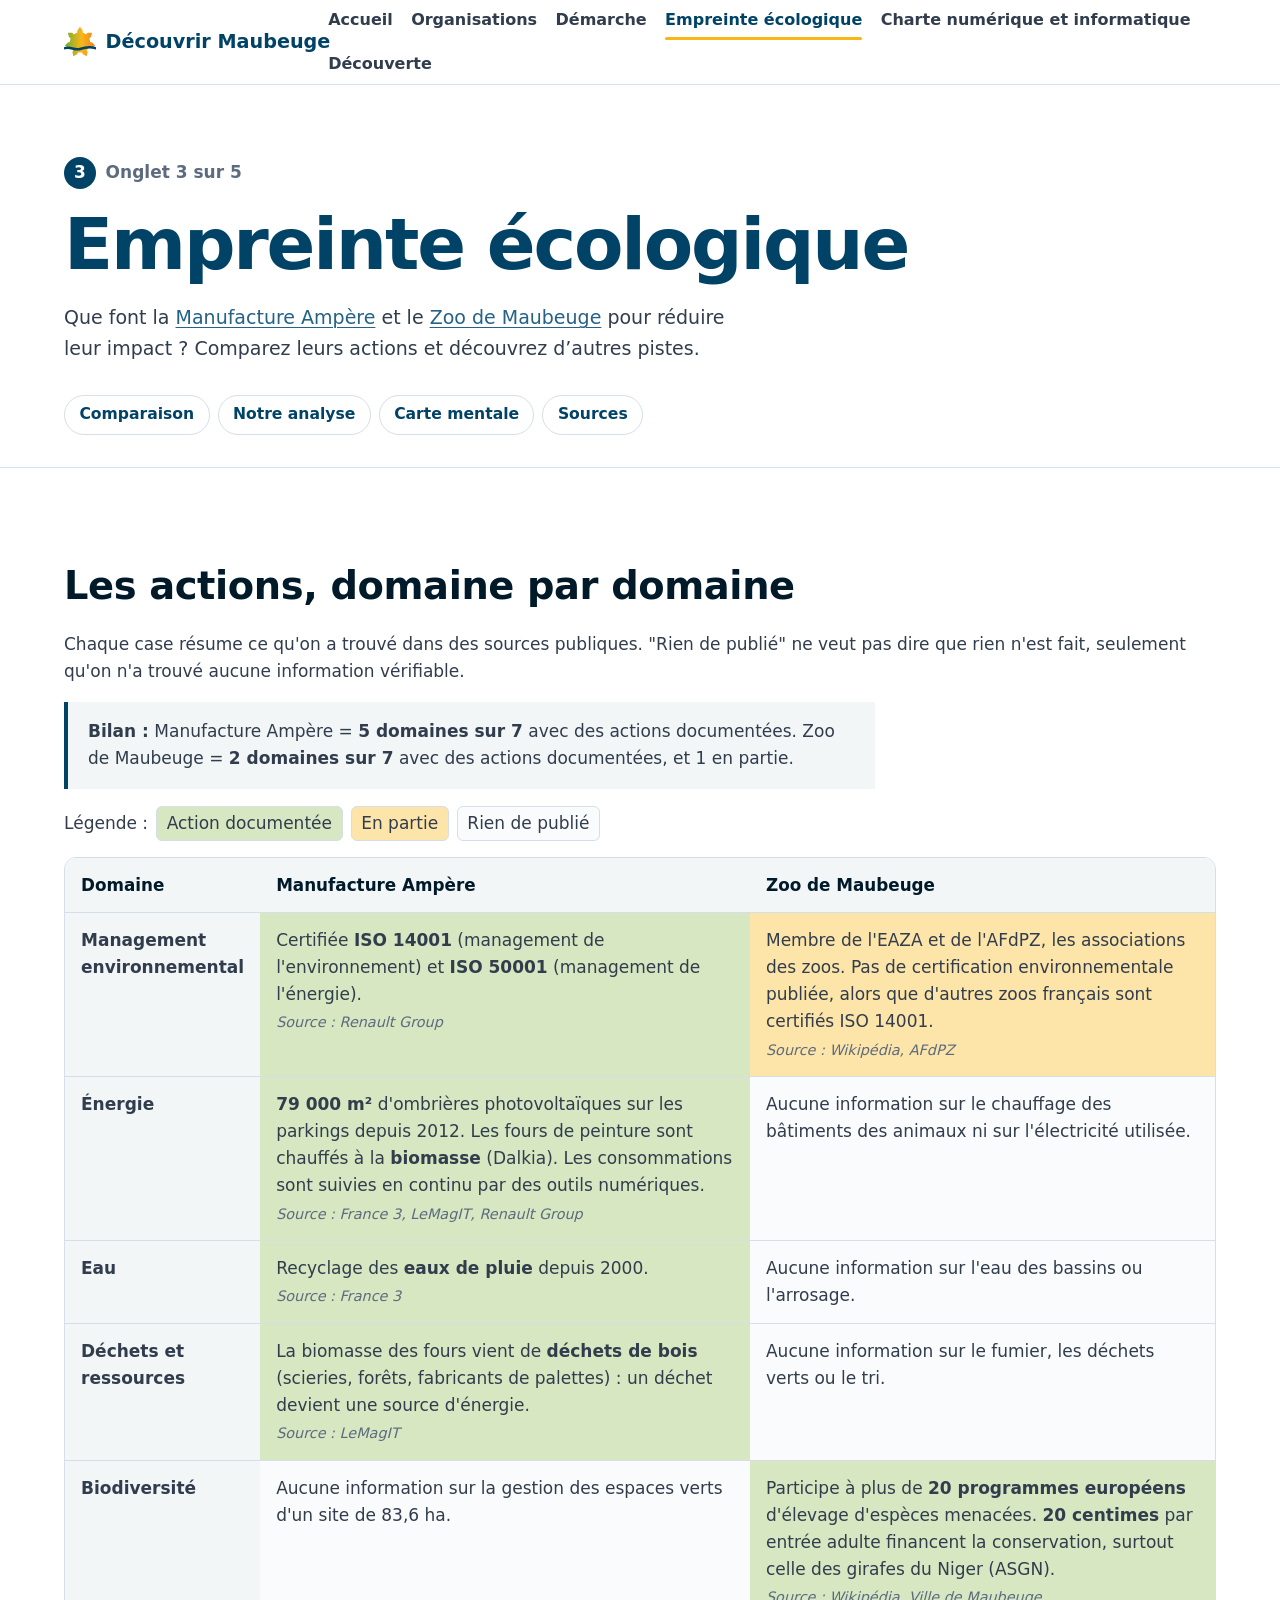
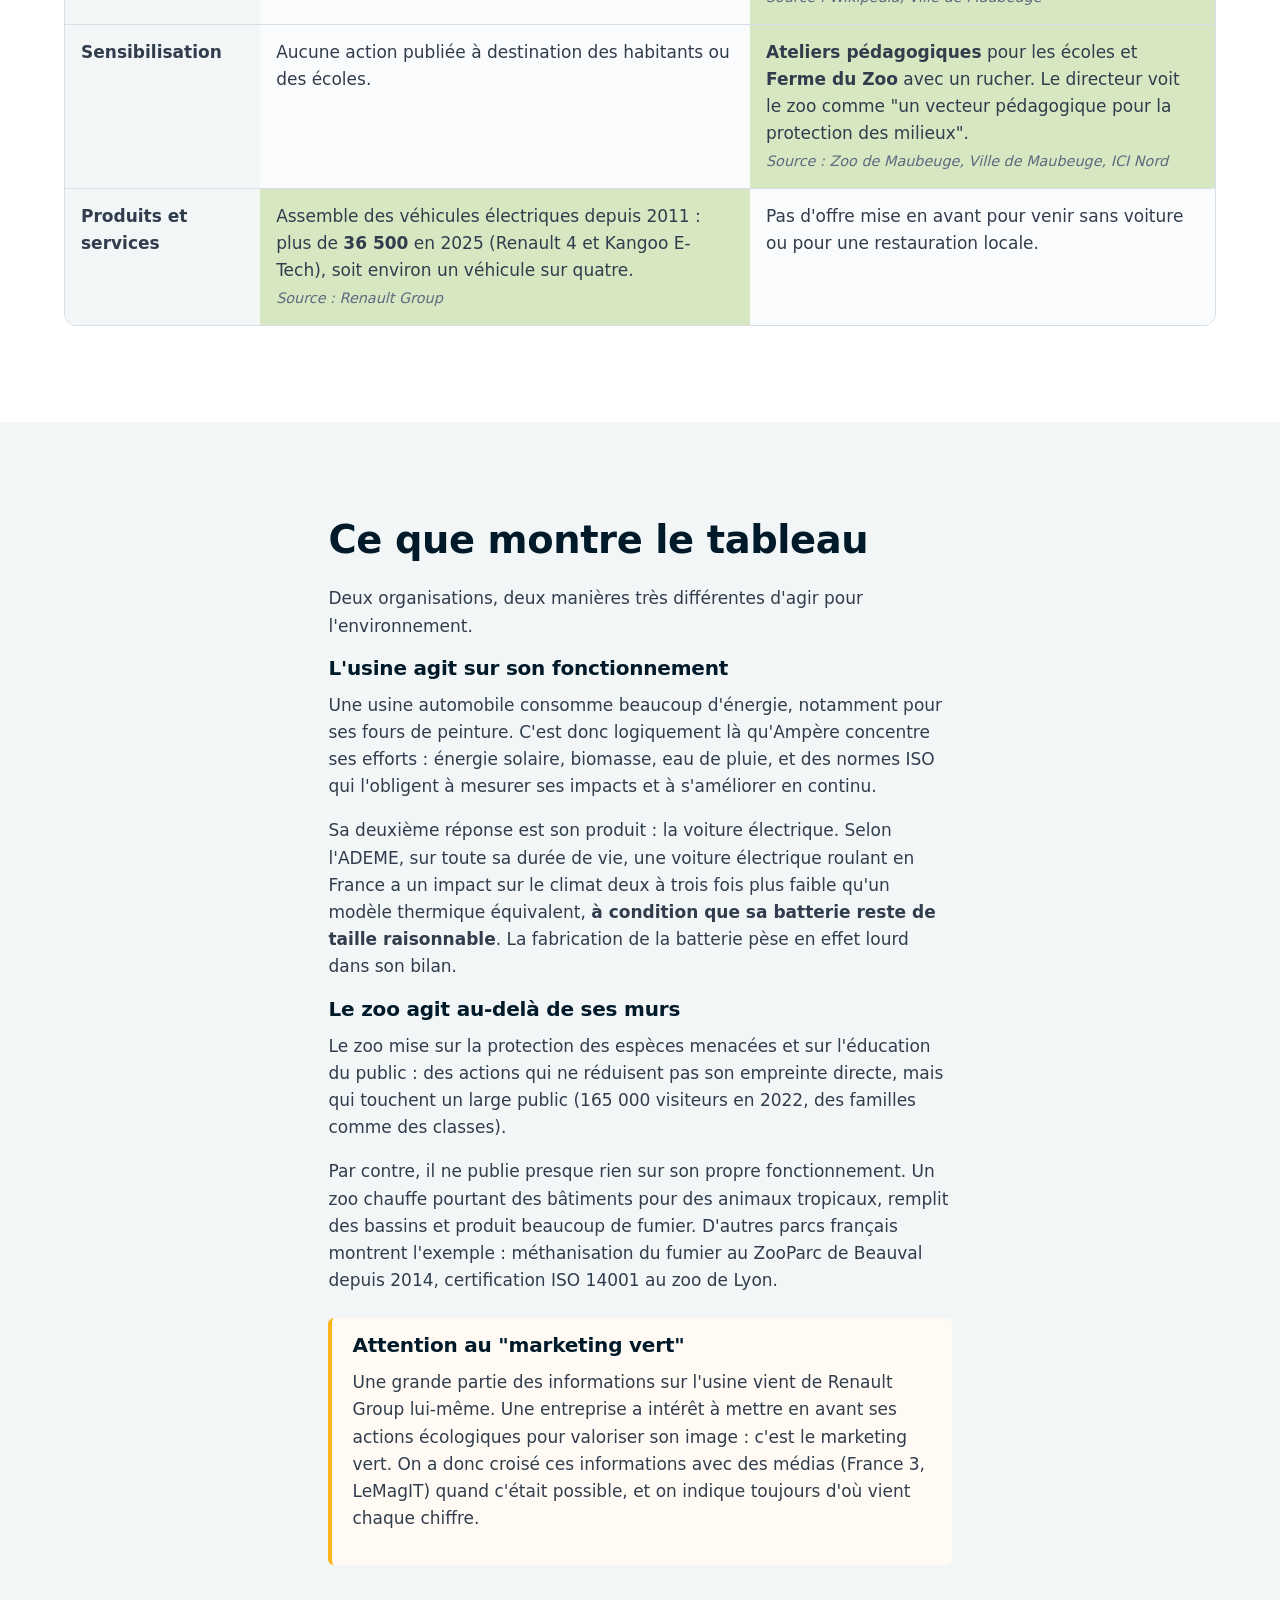
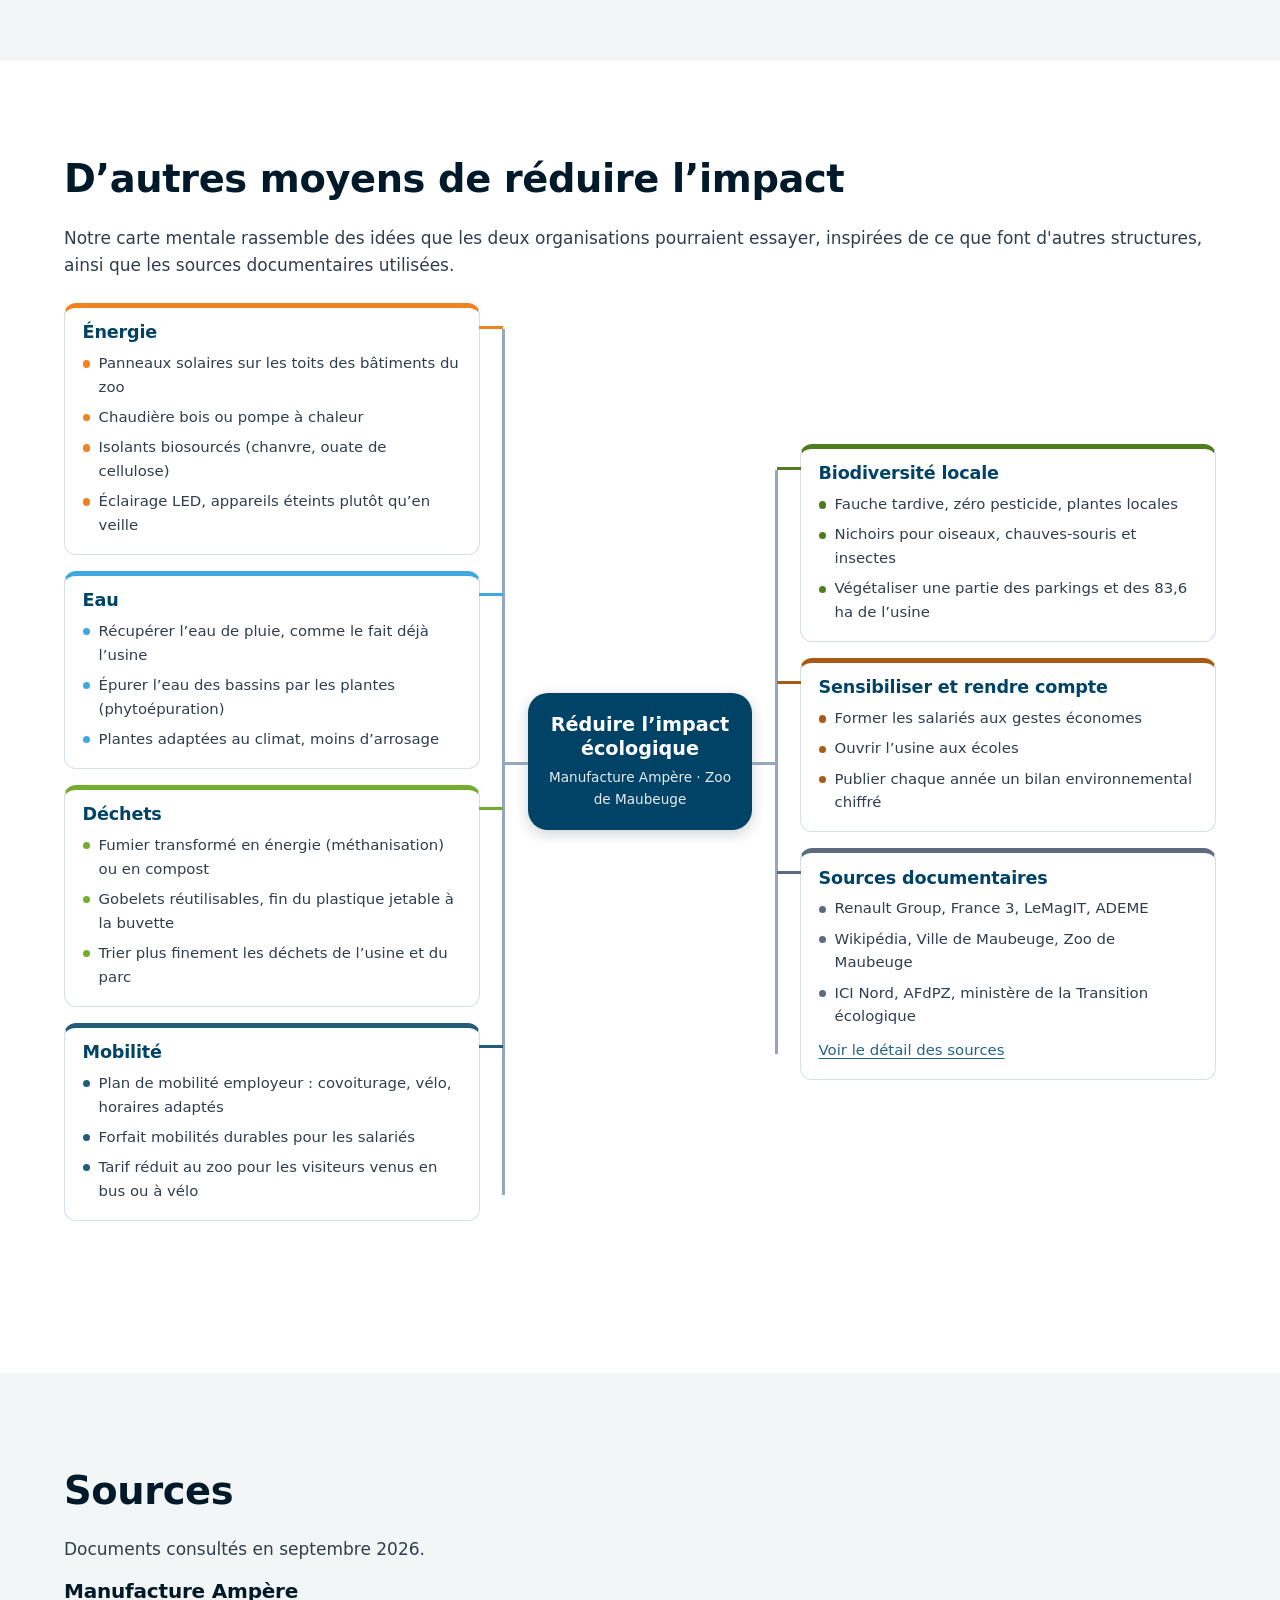
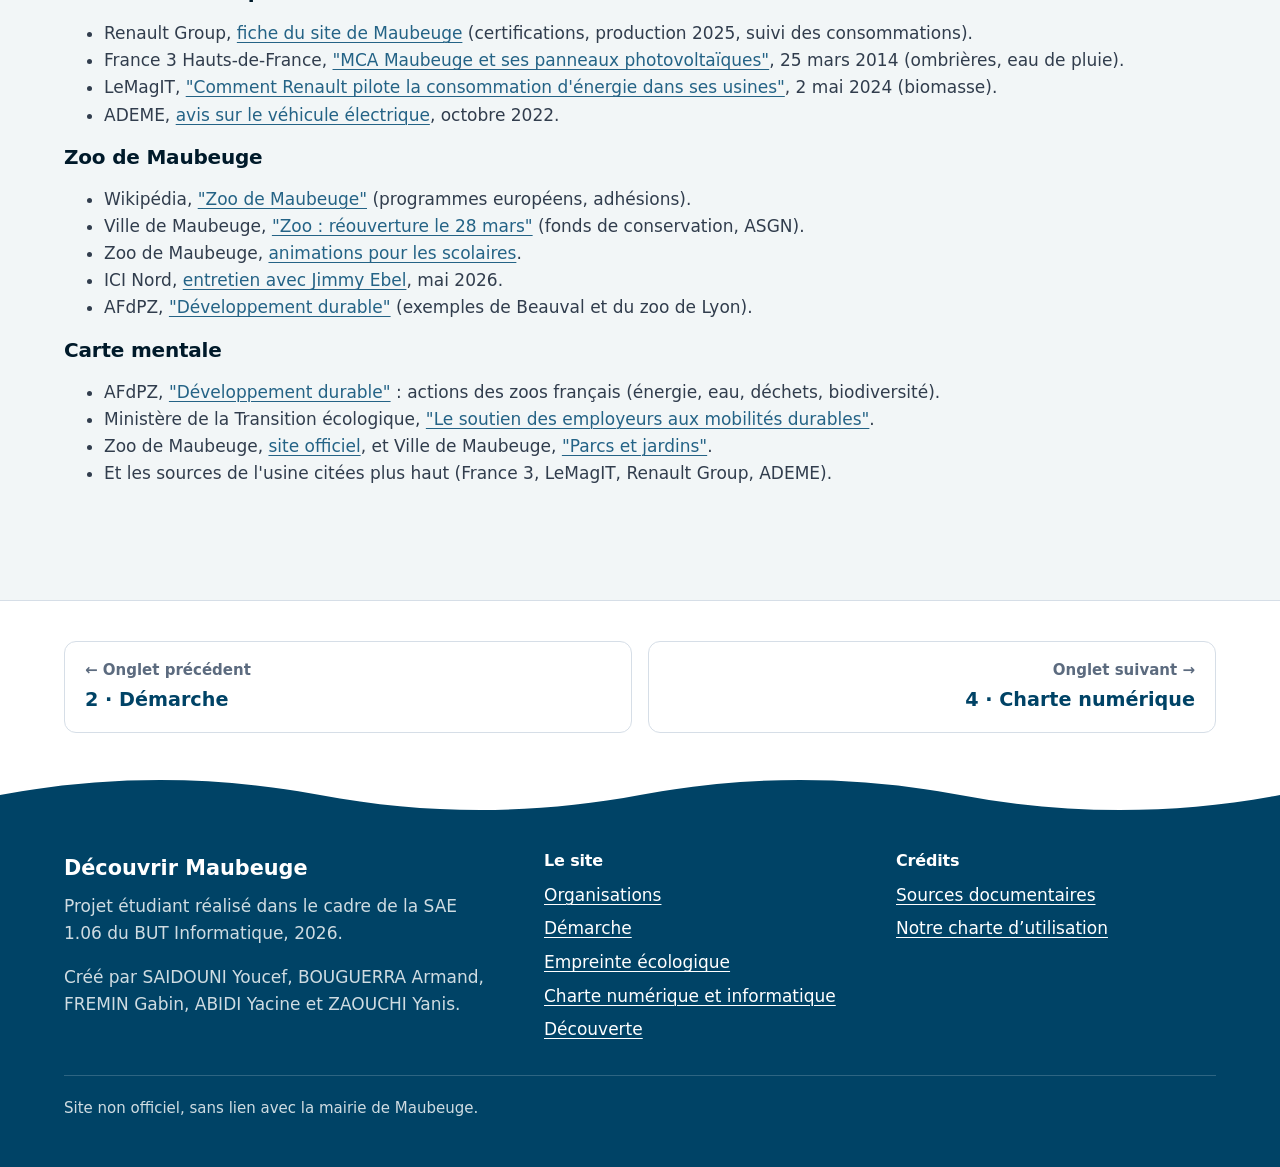
<file: empreinte.html>
<!DOCTYPE html>
<html lang="fr">
<head>
  <meta charset="UTF-8">
  <meta name="viewport" content="width=device-width, initial-scale=1">
  <title>Découvrir Maubeuge — Empreinte écologique</title>
  <meta name="description" content="Tableau comparatif des actions de la Manufacture Ampère et du Zoo de Maubeuge pour réduire leur empreinte environnementale, et carte mentale d’autres pistes, avec les sources utilisées.">
  <link rel="stylesheet" href="css/style.css">
  <link rel="stylesheet" href="css/empreinte.css">
</head>
<body>
  <a class="skip-link" href="#contenu">Aller au contenu</a>

  <!-- ============ EN-TÊTE (identique sur toutes les pages) ============ -->
  <header class="site-header">
    <div class="wrap site-header__inner">
      <a class="brand" href="index.html">
        <img class="brand__mark" src="img/logo.svg" alt="">
        <span>Découvrir Maubeuge</span>
      </a>

      <nav id="site-nav" class="site-nav" aria-label="Navigation principale">
        <ul>
          <li><a href="index.html">Accueil</a></li>
          <li><a href="organisations.html">Organisations</a></li>
          <li><a href="demarche.html">Démarche</a></li>
          <li><a href="empreinte.html" aria-current="page">Empreinte écologique</a></li>
          <li><a href="charte.html">Charte numérique et informatique</a></li>
          <li><a href="decouverte.html">Découverte</a></li>
        </ul>
      </nav>
    </div>
  </header>

  <main id="contenu" class="empreinte">

    <section class="page-head">
      <div class="wrap">
        <p class="page-head__kicker"><span class="page-head__num" aria-hidden="true">3</span>Onglet 3 sur 5</p>
        <h1>Empreinte écologique</h1>
        <p class="page-head__lead">
          Que font la <a href="organisations.html#ampere">Manufacture Ampère</a> et le
          <a href="organisations.html#zoo">Zoo de Maubeuge</a> pour réduire leur impact&nbsp;?
          Comparez leurs actions et découvrez d’autres pistes.
        </p>
        <nav class="toc" aria-label="Sur cette page">
          <ul>
            <li><a href="#tableau">Comparaison</a></li>
            <li><a href="#analyse">Notre analyse</a></li>
            <li><a href="#carte-mentale">Carte mentale</a></li>
            <li><a href="#sources">Sources</a></li>
          </ul>
        </nav>
      </div>
    </section>

    <!-- TABLEAU COMPARATIF -->
    <section class="section" aria-labelledby="tableau">
      <div class="wrap">
    <h2 id="tableau">Les actions, domaine par domaine</h2>
    <p>
      Chaque case résume ce qu'on a trouvé dans des sources publiques. "Rien de publié"
      ne veut pas dire que rien n'est fait, seulement qu'on n'a trouvé aucune information vérifiable.
    </p>

    <p class="bilan">
      <b>Bilan :</b> Manufacture Ampère = <b>5 domaines sur 7</b> avec des actions documentées.
      Zoo de Maubeuge = <b>2 domaines sur 7</b> avec des actions documentées, et 1 en partie.
    </p>

    <p class="legende">
      Légende :
      <span class="oui">Action documentée</span>
      <span class="partiel">En partie</span>
      <span class="non">Rien de publié</span>
    </p>

    <div class="table-wrap" role="region" aria-label="Tableau comparatif, faire défiler horizontalement si nécessaire" tabindex="0">
      <table class="comparatif">
        <caption class="sr-only">Comparaison des actions environnementales documentées</caption>
        <thead>
          <tr>
            <th scope="col">Domaine</th>
            <th scope="col">Manufacture Ampère</th>
            <th scope="col">Zoo de Maubeuge</th>
          </tr>
        </thead>
        <tbody>
        <tr>
          <th scope="row">Management environnemental</th>
          <td class="oui">
            Certifiée <b>ISO 14001</b> (management de l'environnement) et <b>ISO 50001</b> (management de l'énergie).
            <br><i>Source : Renault Group</i>
          </td>
          <td class="partiel">
            Membre de l'EAZA et de l'AFdPZ, les associations des zoos. Pas de certification environnementale publiée, alors que d'autres zoos français sont certifiés ISO 14001.
            <br><i>Source : Wikipédia, AFdPZ</i>
          </td>
        </tr>
        <tr>
          <th scope="row">Énergie</th>
          <td class="oui">
            <b>79 000 m²</b> d'ombrières photovoltaïques sur les parkings depuis 2012. Les fours de peinture sont chauffés à la <b>biomasse</b> (Dalkia). Les consommations sont suivies en continu par des outils numériques.
            <br><i>Source : France 3, LeMagIT, Renault Group</i>
          </td>
          <td class="non">
            Aucune information sur le chauffage des bâtiments des animaux ni sur l'électricité utilisée.
          </td>
        </tr>
        <tr>
          <th scope="row">Eau</th>
          <td class="oui">
            Recyclage des <b>eaux de pluie</b> depuis 2000.
            <br><i>Source : France 3</i>
          </td>
          <td class="non">
            Aucune information sur l'eau des bassins ou l'arrosage.
          </td>
        </tr>
        <tr>
          <th scope="row">Déchets et ressources</th>
          <td class="oui">
            La biomasse des fours vient de <b>déchets de bois</b> (scieries, forêts, fabricants de palettes) : un déchet devient une source d'énergie.
            <br><i>Source : LeMagIT</i>
          </td>
          <td class="non">
            Aucune information sur le fumier, les déchets verts ou le tri.
          </td>
        </tr>
        <tr>
          <th scope="row">Biodiversité</th>
          <td class="non">
            Aucune information sur la gestion des espaces verts d'un site de 83,6 ha.
          </td>
          <td class="oui">
            Participe à plus de <b>20 programmes européens</b> d'élevage d'espèces menacées. <b>20 centimes</b> par entrée adulte financent la conservation, surtout celle des girafes du Niger (ASGN).
            <br><i>Source : Wikipédia, Ville de Maubeuge</i>
          </td>
        </tr>
        <tr>
          <th scope="row">Sensibilisation</th>
          <td class="non">
            Aucune action publiée à destination des habitants ou des écoles.
          </td>
          <td class="oui">
            <b>Ateliers pédagogiques</b> pour les écoles et <b>Ferme du Zoo</b> avec un rucher. Le directeur voit le zoo comme "un vecteur pédagogique pour la protection des milieux".
            <br><i>Source : Zoo de Maubeuge, Ville de Maubeuge, ICI Nord</i>
          </td>
        </tr>
        <tr>
          <th scope="row">Produits et services</th>
          <td class="oui">
            Assemble des véhicules électriques depuis 2011 : plus de <b>36 500</b> en 2025 (Renault 4 et Kangoo E-Tech), soit environ un véhicule sur quatre.
            <br><i>Source : Renault Group</i>
          </td>
          <td class="non">
            Pas d'offre mise en avant pour venir sans voiture ou pour une restauration locale.
          </td>
        </tr>
        </tbody>
      </table>
    </div>
      </div>
    </section>

    <!-- ANALYSE -->
    <section class="section section--alt" aria-labelledby="analyse">
      <div class="wrap prose">
    <h2 id="analyse">Ce que montre le tableau</h2>
    <p>Deux organisations, deux manières très différentes d'agir pour l'environnement.</p>

    <h3>L'usine agit sur son fonctionnement</h3>
    <p>
      Une usine automobile consomme beaucoup d'énergie, notamment pour ses fours de peinture.
      C'est donc logiquement là qu'Ampère concentre ses efforts : énergie solaire, biomasse,
      eau de pluie, et des normes ISO qui l'obligent à mesurer ses impacts et à s'améliorer en continu.
    </p>
    <p>
      Sa deuxième réponse est son produit : la voiture électrique. Selon l'ADEME, sur toute sa
      durée de vie, une voiture électrique roulant en France a un impact sur le climat deux à trois
      fois plus faible qu'un modèle thermique équivalent, <b>à condition que sa batterie reste de
      taille raisonnable</b>. La fabrication de la batterie pèse en effet lourd dans son bilan.
    </p>

    <h3>Le zoo agit au-delà de ses murs</h3>
    <p>
      Le zoo mise sur la protection des espèces menacées et sur l'éducation du public : des actions
      qui ne réduisent pas son empreinte directe, mais qui touchent un large public (165 000 visiteurs
      en 2022, des familles comme des classes).
    </p>
    <p>
      Par contre, il ne publie presque rien sur son propre fonctionnement. Un zoo chauffe pourtant
      des bâtiments pour des animaux tropicaux, remplit des bassins et produit beaucoup de fumier.
      D'autres parcs français montrent l'exemple : méthanisation du fumier au ZooParc de Beauval depuis
      2014, certification ISO 14001 au zoo de Lyon.
    </p>

    <div class="attention">
      <h3>Attention au "marketing vert"</h3>
      <p>
        Une grande partie des informations sur l'usine vient de Renault Group lui-même. Une entreprise
        a intérêt à mettre en avant ses actions écologiques pour valoriser son image : c'est le
        marketing vert. On a donc croisé ces informations avec des médias (France 3, LeMagIT)
        quand c'était possible, et on indique toujours d'où vient chaque chiffre.
      </p>
    </div>

      </div>
    </section>

    <!-- PISTES D'ACTION -->
    <section id="carte-mentale" class="section" aria-labelledby="pistes-titre">
      <div class="wrap">
    <h2 id="pistes-titre">D’autres moyens de réduire l’impact</h2>
    <p>
      Notre carte mentale rassemble des idées que les deux organisations pourraient essayer,
      inspirées de ce que font d'autres structures, ainsi que les sources documentaires utilisées.
    </p>

    <div class="mindmap" role="group" aria-label="Carte mentale : sept pistes pour réduire l’impact écologique, avec les sources utilisées">
      <div class="mm__centre">
        <strong>Réduire l’impact écologique</strong>
        <span>Manufacture Ampère · Zoo de Maubeuge</span>
      </div>
      <ul class="mm__col mm__col--g">
          <li class="mm__branche mm__b1">
            <h3>Énergie</h3>
            <ul class="mm__feuilles">
              <li>Panneaux solaires sur les toits des bâtiments du zoo</li>
              <li>Chaudière bois ou pompe à chaleur</li>
              <li>Isolants biosourcés (chanvre, ouate de cellulose)</li>
              <li>Éclairage LED, appareils éteints plutôt qu’en veille</li>
            </ul>
          </li>
          <li class="mm__branche mm__b2">
            <h3>Eau</h3>
            <ul class="mm__feuilles">
              <li>Récupérer l’eau de pluie, comme le fait déjà l’usine</li>
              <li>Épurer l’eau des bassins par les plantes (phytoépuration)</li>
              <li>Plantes adaptées au climat, moins d’arrosage</li>
            </ul>
          </li>
          <li class="mm__branche mm__b3">
            <h3>Déchets</h3>
            <ul class="mm__feuilles">
              <li>Fumier transformé en énergie (méthanisation) ou en compost</li>
              <li>Gobelets réutilisables, fin du plastique jetable à la buvette</li>
              <li>Trier plus finement les déchets de l’usine et du parc</li>
            </ul>
          </li>
          <li class="mm__branche mm__b4">
            <h3>Mobilité</h3>
            <ul class="mm__feuilles">
              <li>Plan de mobilité employeur : covoiturage, vélo, horaires adaptés</li>
              <li>Forfait mobilités durables pour les salariés</li>
              <li>Tarif réduit au zoo pour les visiteurs venus en bus ou à vélo</li>
            </ul>
          </li>
      </ul>
      <ul class="mm__col mm__col--d">
          <li class="mm__branche mm__b5">
            <h3>Biodiversité locale</h3>
            <ul class="mm__feuilles">
              <li>Fauche tardive, zéro pesticide, plantes locales</li>
              <li>Nichoirs pour oiseaux, chauves-souris et insectes</li>
              <li>Végétaliser une partie des parkings et des 83,6 ha de l’usine</li>
            </ul>
          </li>
          <li class="mm__branche mm__b6">
            <h3>Sensibiliser et rendre compte</h3>
            <ul class="mm__feuilles">
              <li>Former les salariés aux gestes économes</li>
              <li>Ouvrir l’usine aux écoles</li>
              <li>Publier chaque année un bilan environnemental chiffré</li>
            </ul>
          </li>
          <li class="mm__branche mm__b7">
            <h3>Sources documentaires</h3>
            <ul class="mm__feuilles">
              <li>Renault Group, France 3, LeMagIT, ADEME</li>
              <li>Wikipédia, Ville de Maubeuge, Zoo de Maubeuge</li>
              <li>ICI Nord, AFdPZ, ministère de la Transition écologique</li>
            </ul>
            <p class="mm__lien"><a href="#sources">Voir le détail des sources</a></p>
          </li>
      </ul>
    </div>

      </div>
    </section>

    <!-- SOURCES -->
    <section id="sources" class="section section--alt" aria-labelledby="sources-titre">
      <div class="wrap">
    <h2 id="sources-titre">Sources</h2>
    <p>Documents consultés en septembre 2026.</p>

    <h3>Manufacture Ampère</h3>
    <ul>
      <li>Renault Group, <a href="https://www.renaultgroup.com/en/group/locations/maubeuge-mca-plant/">fiche du site de Maubeuge</a> (certifications, production 2025, suivi des consommations).</li>
      <li>France 3 Hauts-de-France, <a href="https://france3-regions.franceinfo.fr/hauts-de-france/2014/03/25/mca-maubeuge-et-ses-panneaux-photovoltaiques-221311.html">"MCA Maubeuge et ses panneaux photovoltaïques"</a>, 25 mars 2014 (ombrières, eau de pluie).</li>
      <li>LeMagIT, <a href="https://www.lemagit.fr/etude/Comment-Renault-pilote-la-consommation-denergie-dans-ses-usines">"Comment Renault pilote la consommation d'énergie dans ses usines"</a>, 2 mai 2024 (biomasse).</li>
      <li>ADEME, <a href="https://www.ademe.fr/presse/communique-national/mondial-de-lautomobile-lademe-publie-son-avis-sur-le-vehicule-electrique-une-batterie-de-taille-raisonnable-assure-une-pertinence-climatique-et-economique/">avis sur le véhicule électrique</a>, octobre 2022.</li>
    </ul>

    <h3>Zoo de Maubeuge</h3>
    <ul>
      <li>Wikipédia, <a href="https://fr.wikipedia.org/wiki/Zoo_de_Maubeuge">"Zoo de Maubeuge"</a> (programmes européens, adhésions).</li>
      <li>Ville de Maubeuge, <a href="https://ville-maubeuge.fr/actualites/zoo-reouverture-le-29-mars/">"Zoo : réouverture le 28 mars"</a> (fonds de conservation, ASGN).</li>
      <li>Zoo de Maubeuge, <a href="https://www.zoodemaubeuge.fr/animations-scolaires/">animations pour les scolaires</a>.</li>
      <li>ICI Nord, <a href="https://www.ici.fr/emissions/bienvenue-chez-vous-le-dossier-du-jour-ici-nord/jimmy-ebel-le-zoo-de-maubeuge-est-un-vecteur-pedagogique-pour-la-protection-des-milieux-2291632">entretien avec Jimmy Ebel</a>, mai 2026.</li>
      <li>AFdPZ, <a href="https://afdpz.org/developpement-durable/">"Développement durable"</a> (exemples de Beauval et du zoo de Lyon).</li>
    </ul>

    <h3>Carte mentale</h3>
    <ul>
      <li>AFdPZ, <a href="https://afdpz.org/developpement-durable/">"Développement durable"</a> : actions des zoos français (énergie, eau, déchets, biodiversité).</li>
      <li>Ministère de la Transition écologique, <a href="https://www.ecologie.gouv.fr/politiques-publiques/soutien-employeurs-aux-mobilites-durables">"Le soutien des employeurs aux mobilités durables"</a>.</li>
      <li>Zoo de Maubeuge, <a href="https://www.zoodemaubeuge.fr/">site officiel</a>, et Ville de Maubeuge, <a href="https://ville-maubeuge.fr/le-zoo/">"Parcs et jardins"</a>.</li>
      <li>Et les sources de l'usine citées plus haut (France 3, LeMagIT, Renault Group, ADEME).</li>
    </ul>

      </div>
    </section>

    <nav class="pager" aria-label="Onglets voisins">
      <div class="wrap pager__inner">
        <a class="pager__link pager__link--prev" href="demarche.html">
          <span class="pager__dir"><span aria-hidden="true">←</span> Onglet précédent</span>
          <span class="pager__title">2 · Démarche</span>
        </a>
        <a class="pager__link pager__link--next" href="charte.html">
          <span class="pager__dir">Onglet suivant <span aria-hidden="true">→</span></span>
          <span class="pager__title">4 · Charte numérique</span>
        </a>
      </div>
    </nav>

  </main>

  <!-- ============ PIED DE PAGE (identique sur toutes les pages) ============ -->
  <footer class="site-footer">
    <svg class="site-footer__wave" viewBox="0 0 1440 40" preserveAspectRatio="none" aria-hidden="true" focusable="false">
      <path d="M0 40 V22 C120 2 240 2 360 22 C480 42 600 42 720 22 C840 2 960 2 1080 22 C1200 42 1320 42 1440 22 V40 Z"/>
    </svg>
    <div class="site-footer__body">
      <div class="wrap">
        <div class="site-footer__grid">
          <div>
            <p class="site-footer__brand">Découvrir Maubeuge</p>
            <p>Projet étudiant réalisé dans le cadre de la SAE 1.06 du BUT Informatique, 2026.</p>
            <p>Créé par SAIDOUNI Youcef, BOUGUERRA Armand, FREMIN Gabin, ABIDI Yacine et ZAOUCHI Yanis.</p>
          </div>
          <nav aria-label="Pied de page">
            <h2>Le site</h2>
            <ul>
              <li><a href="organisations.html">Organisations</a></li>
              <li><a href="demarche.html">Démarche</a></li>
              <li><a href="empreinte.html">Empreinte écologique</a></li>
              <li><a href="charte.html">Charte numérique et informatique</a></li>
              <li><a href="decouverte.html">Découverte</a></li>
            </ul>
          </nav>
          <div>
            <h2>Crédits</h2>
            <ul>
              <li><a href="decouverte.html#sources">Sources documentaires</a></li>
              <li><a href="charte.html">Notre charte d’utilisation</a></li>
            </ul>
          </div>
        </div>
        <p class="site-footer__legal">Site non officiel, sans lien avec la mairie de Maubeuge.</p>
      </div>
    </div>
  </footer>

</body>
</html>
</file>
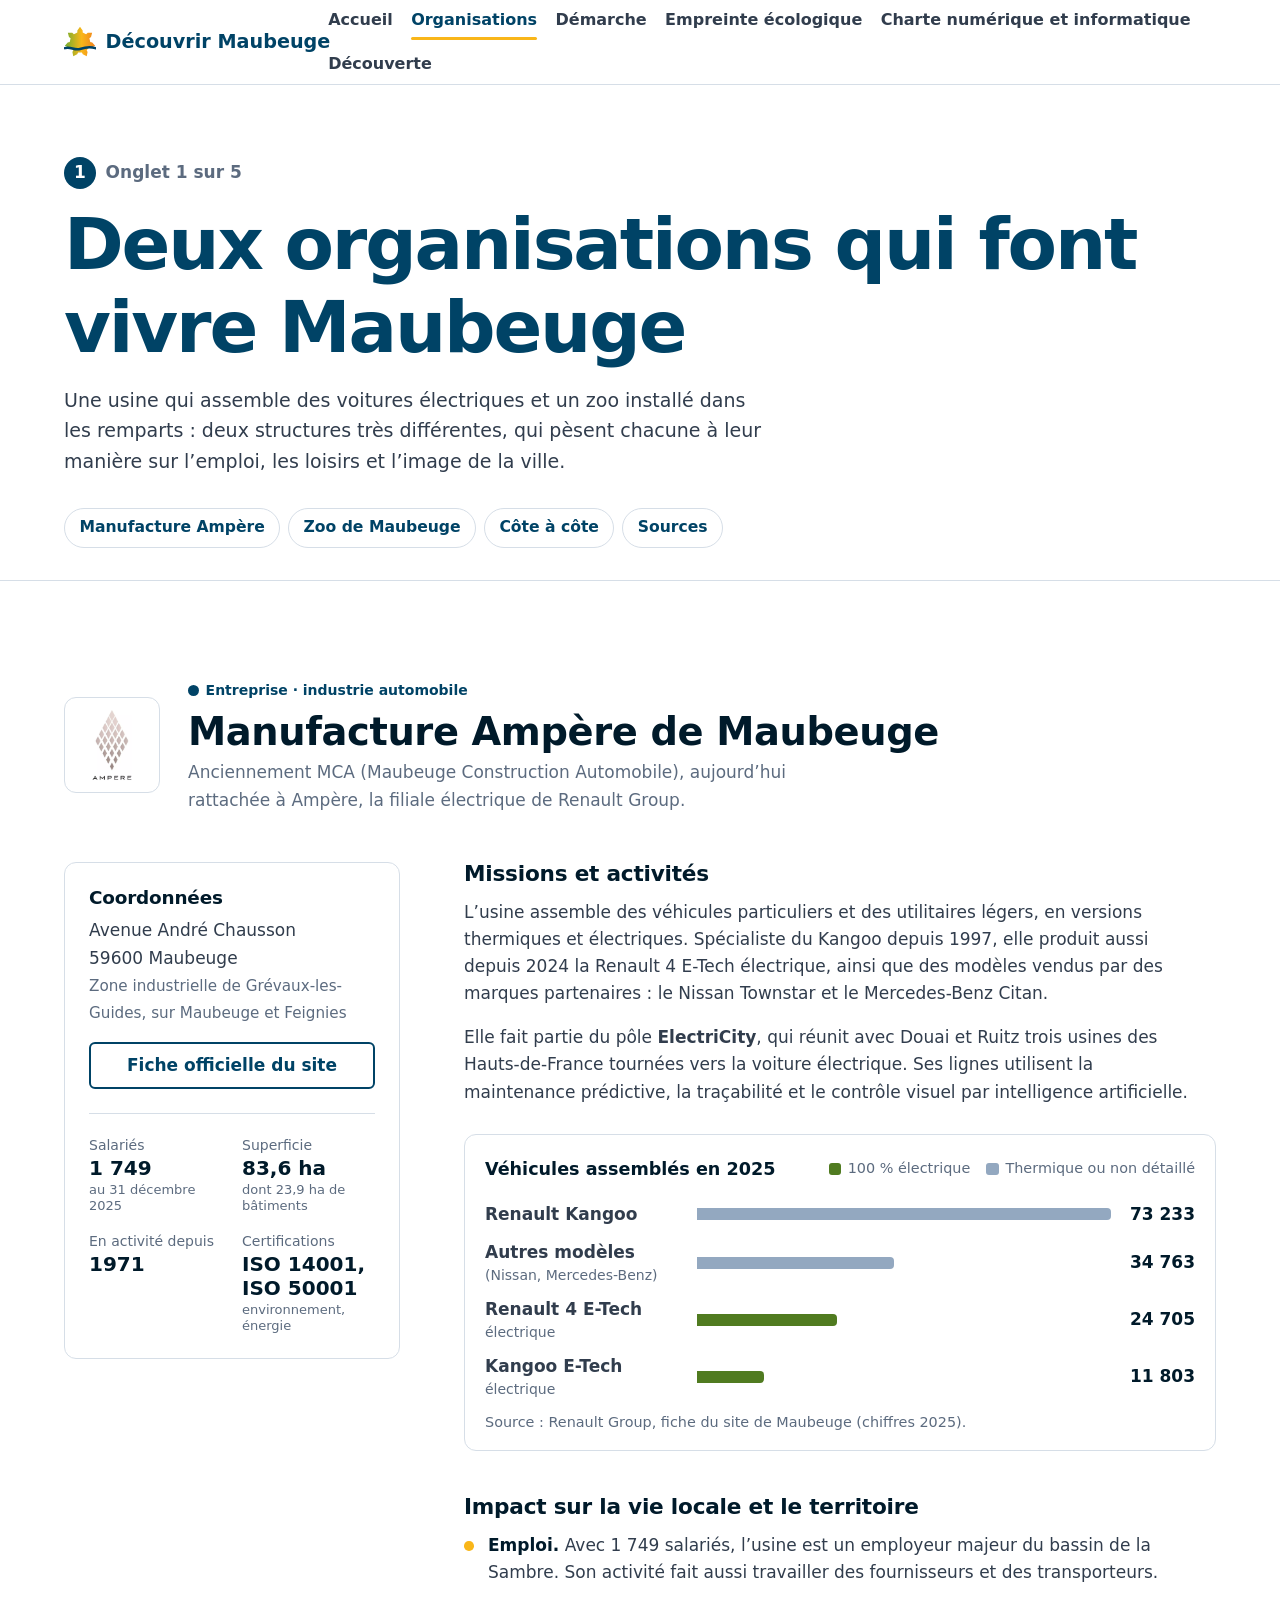
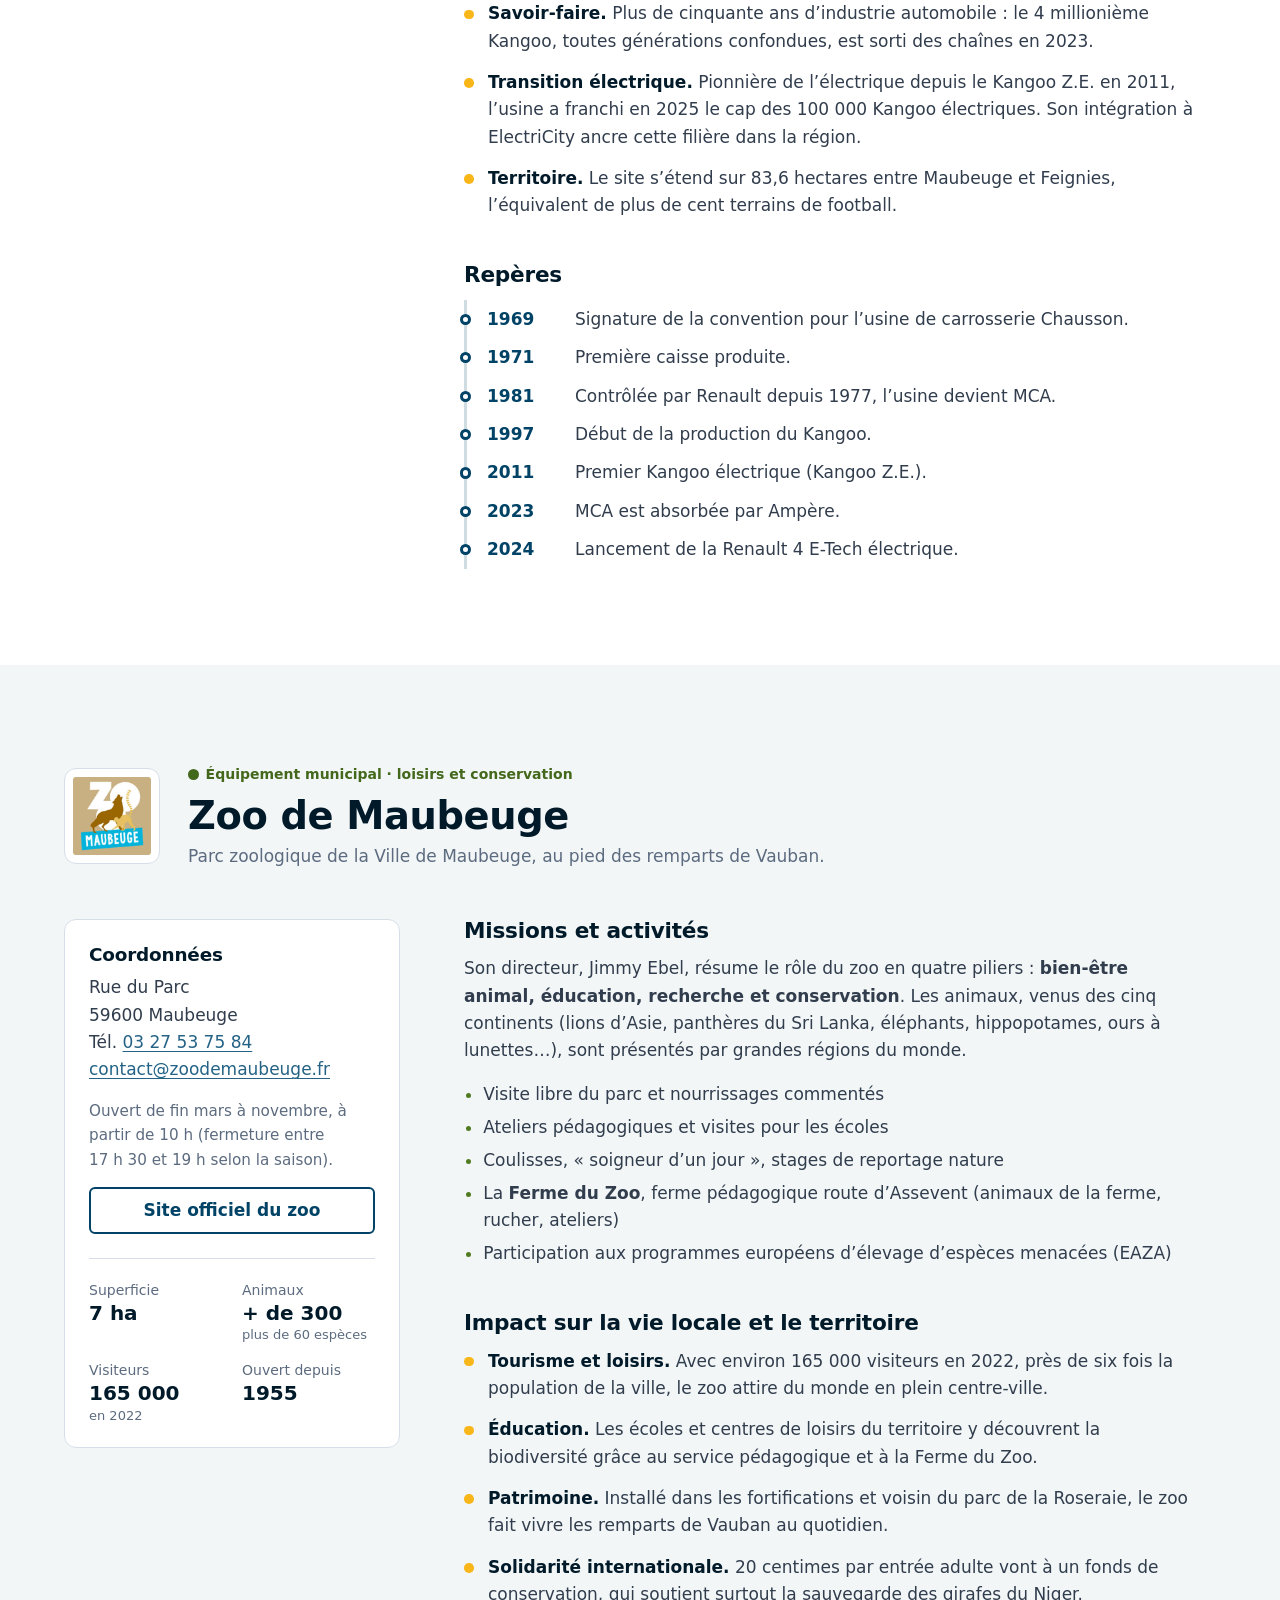
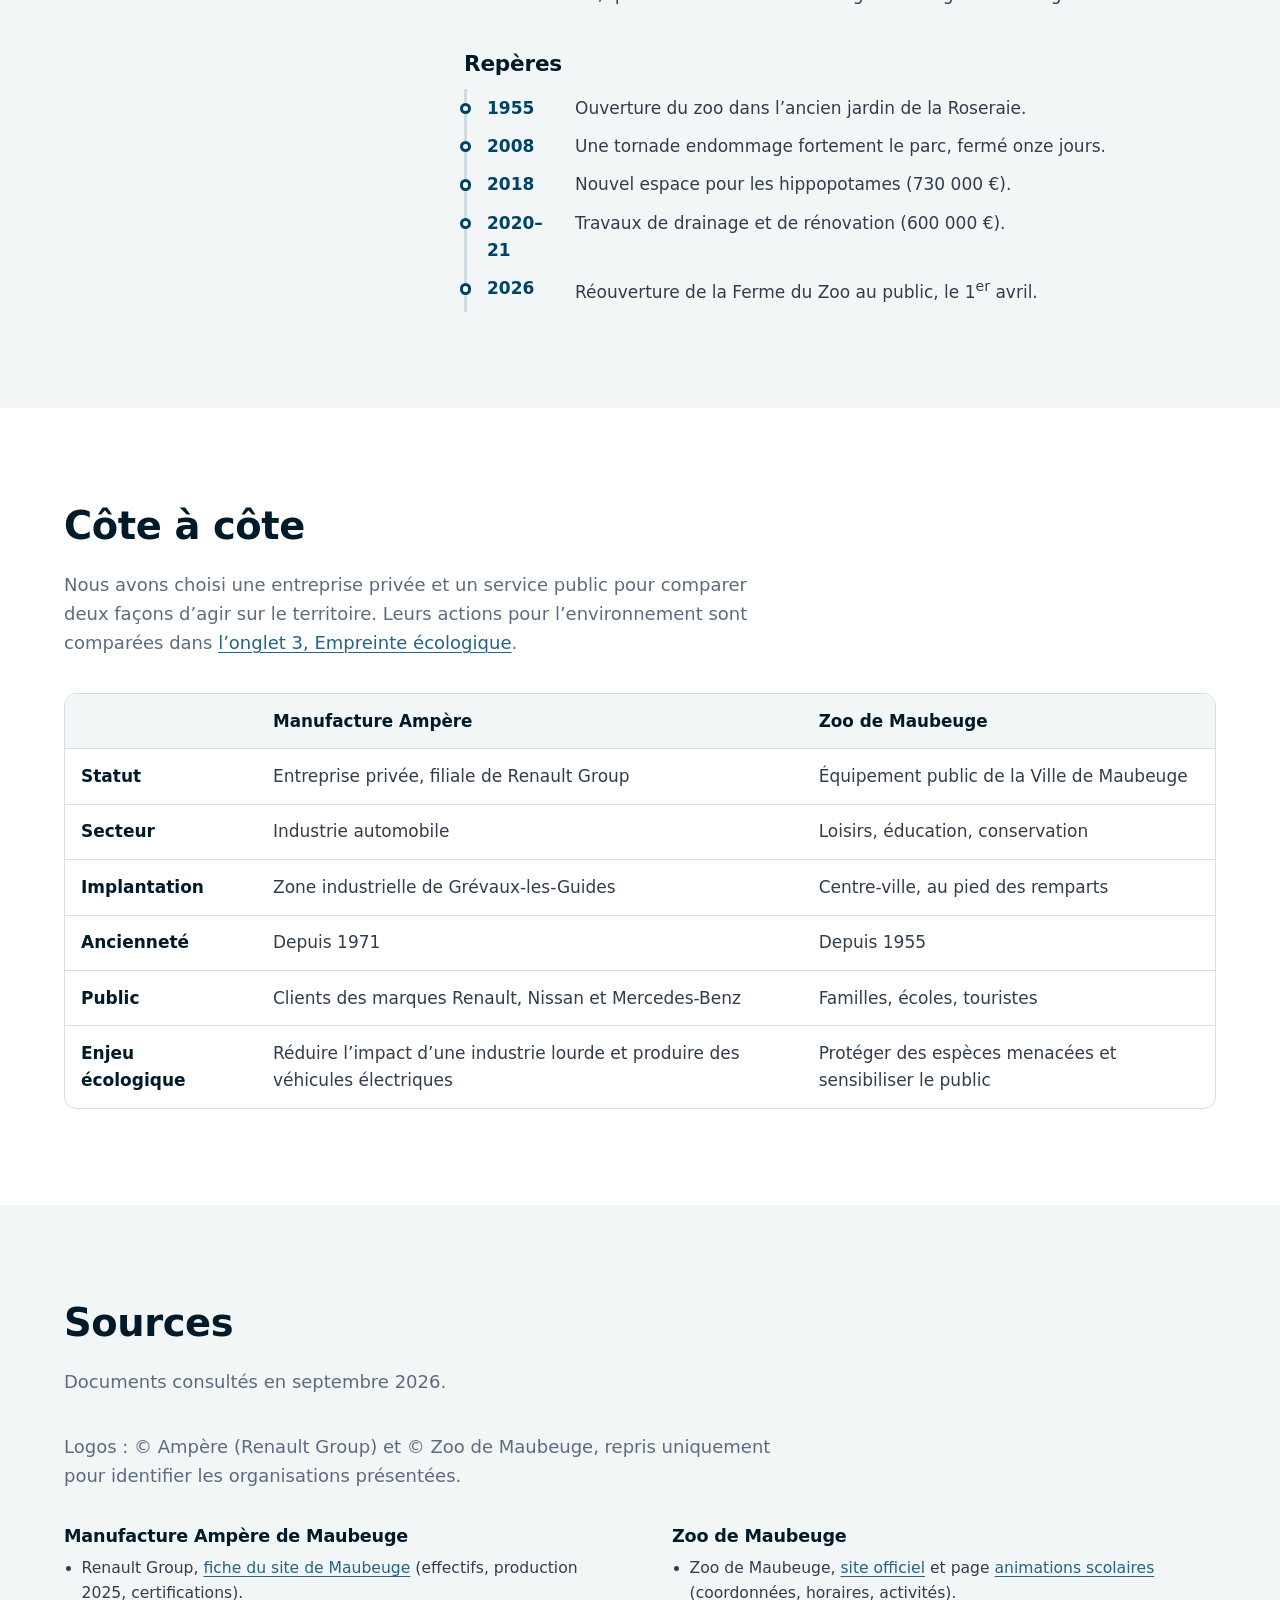
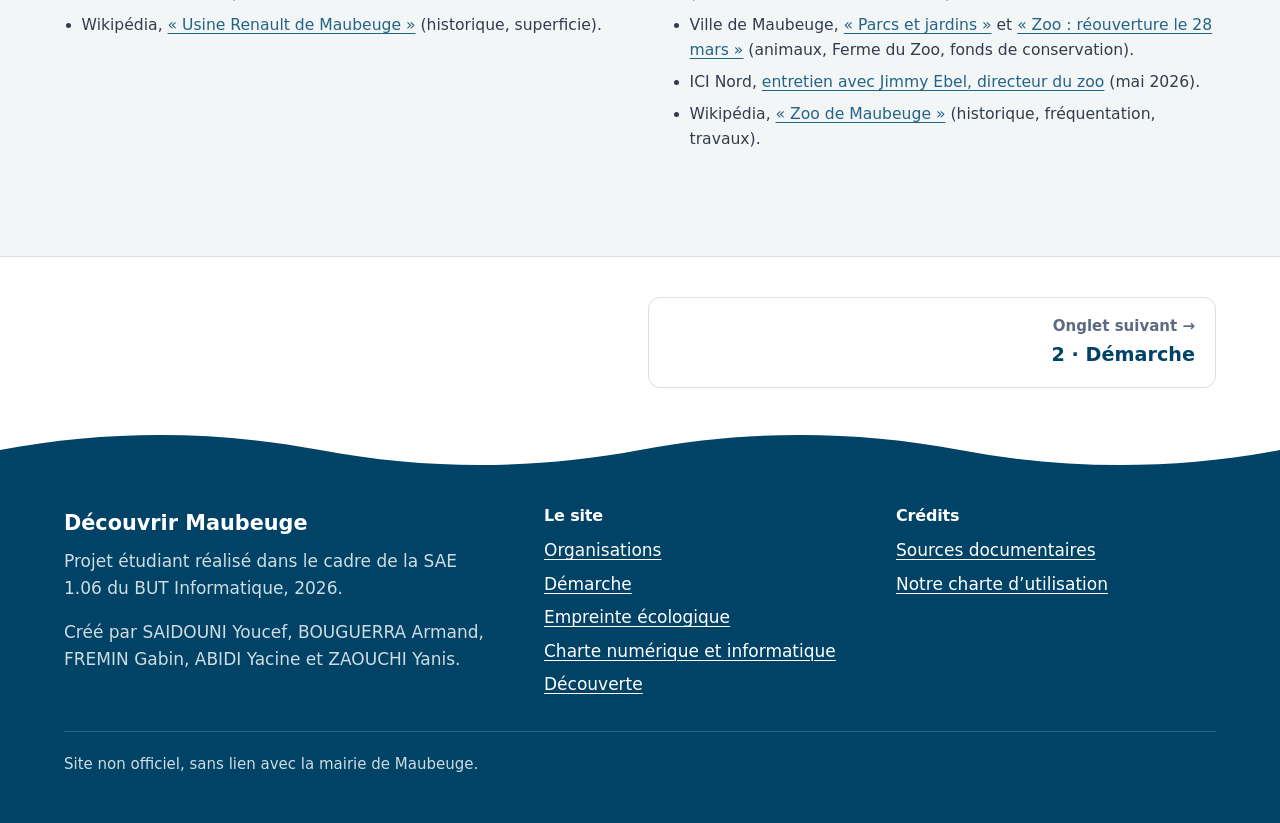
<file: organisations.html>
<!DOCTYPE html>
<html lang="fr">
<head>
  <meta charset="UTF-8">
  <meta name="viewport" content="width=device-width, initial-scale=1">
  <title>Découvrir Maubeuge — Deux organisations locales</title>
  <meta name="description" content="Fiches de deux organisations de Maubeuge : la Manufacture Ampère (ex-MCA, Renault Group) et le Zoo de Maubeuge. Coordonnées, missions, activités et impact sur le territoire.">
  <link rel="stylesheet" href="css/style.css">
  <link rel="stylesheet" href="css/organisations.css">
</head>
<body>
  <a class="skip-link" href="#contenu">Aller au contenu</a>

  <!-- ============ EN-TÊTE (identique sur toutes les pages) ============ -->
  <header class="site-header">
    <div class="wrap site-header__inner">
      <a class="brand" href="index.html">
        <img class="brand__mark" src="img/logo.svg" alt="">
        <span>Découvrir Maubeuge</span>
      </a>

      <nav id="site-nav" class="site-nav" aria-label="Navigation principale">
        <ul>
          <li><a href="index.html">Accueil</a></li>
          <li><a href="organisations.html" aria-current="page">Organisations</a></li>
          <li><a href="demarche.html">Démarche</a></li>
          <li><a href="empreinte.html">Empreinte écologique</a></li>
          <li><a href="charte.html">Charte numérique et informatique</a></li>
          <li><a href="decouverte.html">Découverte</a></li>
        </ul>
      </nav>
    </div>
  </header>

  <main id="contenu">

    <!-- ============ EN-TÊTE DE PAGE ============ -->
    <section class="page-head">
      <div class="wrap">
        <p class="page-head__kicker"><span class="page-head__num" aria-hidden="true">1</span>Onglet 1 sur 5</p>
        <h1>Deux organisations qui font vivre Maubeuge</h1>
        <p class="page-head__lead">
          Une usine qui assemble des voitures électriques et un zoo installé dans les remparts&nbsp;:
          deux structures très différentes, qui pèsent chacune à leur manière sur l’emploi,
          les loisirs et l’image de la ville.
        </p>
        <nav class="toc" aria-label="Sur cette page">
          <ul>
            <li><a href="#ampere">Manufacture Ampère</a></li>
            <li><a href="#zoo">Zoo de Maubeuge</a></li>
            <li><a href="#resume">Côte à côte</a></li>
            <li><a href="#sources">Sources</a></li>
          </ul>
        </nav>
      </div>
    </section>

    <!-- ============ FICHE 1 : MANUFACTURE AMPÈRE ============ -->
    <section class="section" aria-labelledby="ampere-titre">
      <div class="wrap">
        <article class="org" id="ampere">
          <header class="org__head">
            <img class="org__logo-img" src="img/logo-ampere.png" alt="Logo d’Ampère" width="240" height="240">
            <div>
              <p class="org__type"><span class="tag tag--patrimoine">Entreprise · industrie automobile</span></p>
              <h2 id="ampere-titre">Manufacture Ampère de Maubeuge</h2>
              <p class="org__aka">Anciennement MCA (Maubeuge Construction Automobile), aujourd’hui rattachée à Ampère, la filiale électrique de Renault Group.</p>
            </div>
          </header>

          <div class="org__grid">
            <aside class="org__card" aria-labelledby="ampere-coord">
              <h3 id="ampere-coord">Coordonnées</h3>
              <address>
                Avenue André Chausson<br>
                59600 Maubeuge<br>
                <span class="org__muted">Zone industrielle de Grévaux-les-Guides, sur Maubeuge et Feignies</span>
              </address>
              <p><a class="btn btn--secondary org__site" href="https://www.renaultgroup.com/en/group/locations/maubeuge-mca-plant/">Fiche officielle du site <span class="sr-only">(Renault Group)</span></a></p>

              <dl class="org__facts">
                <div><dt>Salariés</dt><dd>1&nbsp;749<small>au 31 décembre 2025</small></dd></div>
                <div><dt>Superficie</dt><dd>83,6&nbsp;ha<small>dont 23,9&nbsp;ha de bâtiments</small></dd></div>
                <div><dt>En activité depuis</dt><dd>1971</dd></div>
                <div><dt>Certifications</dt><dd>ISO 14001, ISO 50001<small>environnement, énergie</small></dd></div>
              </dl>
            </aside>

            <div class="org__main">
              <section aria-labelledby="ampere-missions">
                <h3 id="ampere-missions">Missions et activités</h3>
                <p>
                  L’usine assemble des véhicules particuliers et des utilitaires légers, en versions
                  thermiques et électriques. Spécialiste du Kangoo depuis 1997, elle produit aussi depuis
                  2024 la Renault&nbsp;4&nbsp;E-Tech électrique, ainsi que des modèles vendus par des marques
                  partenaires&nbsp;: le Nissan Townstar et le Mercedes-Benz Citan.
                </p>
                <p>
                  Elle fait partie du pôle <strong>ElectriCity</strong>, qui réunit avec Douai et Ruitz trois usines
                  des Hauts-de-France tournées vers la voiture électrique. Ses lignes utilisent la maintenance
                  prédictive, la traçabilité et le contrôle visuel par intelligence artificielle.
                </p>

                <figure class="bars" style="--max: 73233" aria-labelledby="prod-titre">
                  <figcaption id="prod-titre">
                    <span class="bars__title">Véhicules assemblés en 2025</span>
                    <span class="bars__legend">
                      <span class="bars__key bars__key--accent">100&nbsp;% électrique</span>
                      <span class="bars__key">Thermique ou non détaillé</span>
                    </span>
                  </figcaption>
                  <ul class="bars__list">
                    <li style="--v: 73233"><span class="bars__label">Renault Kangoo</span><span class="bars__track" aria-hidden="true"><span class="bars__bar"></span></span><span class="bars__value">73&nbsp;233</span></li>
                    <li style="--v: 34763"><span class="bars__label">Autres modèles <small>(Nissan, Mercedes-Benz)</small></span><span class="bars__track" aria-hidden="true"><span class="bars__bar"></span></span><span class="bars__value">34&nbsp;763</span></li>
                    <li class="is-accent" style="--v: 24705"><span class="bars__label">Renault 4 E-Tech <small>électrique</small></span><span class="bars__track" aria-hidden="true"><span class="bars__bar"></span></span><span class="bars__value">24&nbsp;705</span></li>
                    <li class="is-accent" style="--v: 11803"><span class="bars__label">Kangoo E-Tech <small>électrique</small></span><span class="bars__track" aria-hidden="true"><span class="bars__bar"></span></span><span class="bars__value">11&nbsp;803</span></li>
                  </ul>
                  <p class="source-note">Source&nbsp;: Renault Group, fiche du site de Maubeuge (chiffres 2025).</p>
                </figure>
              </section>

              <section aria-labelledby="ampere-impact">
                <h3 id="ampere-impact">Impact sur la vie locale et le territoire</h3>
                <ul class="impacts">
                  <li><strong>Emploi.</strong> Avec 1&nbsp;749 salariés, l’usine est un employeur majeur du bassin de la Sambre. Son activité fait aussi travailler des fournisseurs et des transporteurs.</li>
                  <li><strong>Savoir-faire.</strong> Plus de cinquante ans d’industrie automobile&nbsp;: le 4&nbsp;millionième Kangoo, toutes générations confondues, est sorti des chaînes en 2023.</li>
                  <li><strong>Transition électrique.</strong> Pionnière de l’électrique depuis le Kangoo Z.E. en 2011, l’usine a franchi en 2025 le cap des 100&nbsp;000 Kangoo électriques. Son intégration à ElectriCity ancre cette filière dans la région.</li>
                  <li><strong>Territoire.</strong> Le site s’étend sur 83,6&nbsp;hectares entre Maubeuge et Feignies, l’équivalent de plus de cent terrains de football.</li>
                </ul>
              </section>

              <section aria-labelledby="ampere-reperes">
                <h3 id="ampere-reperes">Repères</h3>
                <ol class="reperes">
                  <li><span class="reperes__date">1969</span><span>Signature de la convention pour l’usine de carrosserie Chausson.</span></li>
                  <li><span class="reperes__date">1971</span><span>Première caisse produite.</span></li>
                  <li><span class="reperes__date">1981</span><span>Contrôlée par Renault depuis 1977, l’usine devient MCA.</span></li>
                  <li><span class="reperes__date">1997</span><span>Début de la production du Kangoo.</span></li>
                  <li><span class="reperes__date">2011</span><span>Premier Kangoo électrique (Kangoo Z.E.).</span></li>
                  <li><span class="reperes__date">2023</span><span>MCA est absorbée par Ampère.</span></li>
                  <li><span class="reperes__date">2024</span><span>Lancement de la Renault 4 E-Tech électrique.</span></li>
                </ol>
              </section>
            </div>
          </div>
        </article>
      </div>
    </section>

    <!-- ============ FICHE 2 : ZOO DE MAUBEUGE ============ -->
    <section class="section section--alt" aria-labelledby="zoo-titre">
      <div class="wrap">
        <article class="org" id="zoo">
          <header class="org__head">
            <img class="org__logo-img" src="img/logo-zoo.png" alt="Logo du Zoo de Maubeuge" width="240" height="240">
            <div>
              <p class="org__type"><span class="tag tag--nature">Équipement municipal · loisirs et conservation</span></p>
              <h2 id="zoo-titre">Zoo de Maubeuge</h2>
              <p class="org__aka">Parc zoologique de la Ville de Maubeuge, au pied des remparts de Vauban.</p>
            </div>
          </header>

          <div class="org__grid">
            <aside class="org__card" aria-labelledby="zoo-coord">
              <h3 id="zoo-coord">Coordonnées</h3>
              <address>
                Rue du Parc<br>
                59600 Maubeuge<br>
                Tél.&nbsp;<a href="tel:+33327537584">03 27 53 75 84</a><br>
                <a href="mailto:contact@zoodemaubeuge.fr">contact@zoodemaubeuge.fr</a>
              </address>
              <p class="org__muted">Ouvert de fin mars à novembre, à partir de 10&nbsp;h (fermeture entre 17&nbsp;h&nbsp;30 et 19&nbsp;h selon la saison).</p>
              <p><a class="btn btn--secondary org__site" href="https://www.zoodemaubeuge.fr/">Site officiel du zoo</a></p>

              <dl class="org__facts">
                <div><dt>Superficie</dt><dd>7&nbsp;ha</dd></div>
                <div><dt>Animaux</dt><dd>+ de 300<small>plus de 60 espèces</small></dd></div>
                <div><dt>Visiteurs</dt><dd>165&nbsp;000<small>en 2022</small></dd></div>
                <div><dt>Ouvert depuis</dt><dd>1955</dd></div>
              </dl>
            </aside>

            <div class="org__main">
              <section aria-labelledby="zoo-missions">
                <h3 id="zoo-missions">Missions et activités</h3>
                <p>
                  Son directeur, Jimmy Ebel, résume le rôle du zoo en quatre piliers&nbsp;:
                  <strong>bien-être animal, éducation, recherche et conservation</strong>. Les animaux,
                  venus des cinq continents (lions d’Asie, panthères du Sri Lanka, éléphants,
                  hippopotames, ours à lunettes…), sont présentés par grandes régions du monde.
                </p>
                <ul class="activites">
                  <li>Visite libre du parc et nourrissages commentés</li>
                  <li>Ateliers pédagogiques et visites pour les écoles</li>
                  <li>Coulisses, «&nbsp;soigneur d’un jour&nbsp;», stages de reportage nature</li>
                  <li>La <strong>Ferme du Zoo</strong>, ferme pédagogique route d’Assevent (animaux de la ferme, rucher, ateliers)</li>
                  <li>Participation aux programmes européens d’élevage d’espèces menacées (EAZA)</li>
                </ul>
              </section>

              <section aria-labelledby="zoo-impact">
                <h3 id="zoo-impact">Impact sur la vie locale et le territoire</h3>
                <ul class="impacts">
                  <li><strong>Tourisme et loisirs.</strong> Avec environ 165&nbsp;000 visiteurs en 2022, près de six fois la population de la ville, le zoo attire du monde en plein centre-ville.</li>
                  <li><strong>Éducation.</strong> Les écoles et centres de loisirs du territoire y découvrent la biodiversité grâce au service pédagogique et à la Ferme du Zoo.</li>
                  <li><strong>Patrimoine.</strong> Installé dans les fortifications et voisin du parc de la Roseraie, le zoo fait vivre les remparts de Vauban au quotidien.</li>
                  <li><strong>Solidarité internationale.</strong> 20&nbsp;centimes par entrée adulte vont à un fonds de conservation, qui soutient surtout la sauvegarde des girafes du Niger.</li>
                </ul>
              </section>

              <section aria-labelledby="zoo-reperes">
                <h3 id="zoo-reperes">Repères</h3>
                <ol class="reperes">
                  <li><span class="reperes__date">1955</span><span>Ouverture du zoo dans l’ancien jardin de la Roseraie.</span></li>
                  <li><span class="reperes__date">2008</span><span>Une tornade endommage fortement le parc, fermé onze jours.</span></li>
                  <li><span class="reperes__date">2018</span><span>Nouvel espace pour les hippopotames (730&nbsp;000&nbsp;€).</span></li>
                  <li><span class="reperes__date">2020–21</span><span>Travaux de drainage et de rénovation (600&nbsp;000&nbsp;€).</span></li>
                  <li><span class="reperes__date">2026</span><span>Réouverture de la Ferme du Zoo au public, le 1<sup>er</sup>&nbsp;avril.</span></li>
                </ol>
              </section>
            </div>
          </div>
        </article>
      </div>
    </section>

    <!-- ============ CÔTE À CÔTE ============ -->
    <section id="resume" class="section" aria-labelledby="resume-titre">
      <div class="wrap">
        <h2 id="resume-titre">Côte à côte</h2>
        <p class="section__intro">
          Nous avons choisi une entreprise privée et un service public pour comparer deux façons
          d’agir sur le territoire. Leurs actions pour l’environnement sont comparées dans
          <a href="empreinte.html">l’onglet 3, Empreinte écologique</a>.
        </p>

        <div class="table-wrap">
          <table class="compare">
            <caption class="sr-only">Comparaison des deux organisations</caption>
            <thead>
              <tr>
                <td></td>
                <th scope="col">Manufacture Ampère</th>
                <th scope="col">Zoo de Maubeuge</th>
              </tr>
            </thead>
            <tbody>
              <tr>
                <th scope="row">Statut</th>
                <td data-org="Manufacture Ampère">Entreprise privée, filiale de Renault Group</td>
                <td data-org="Zoo de Maubeuge">Équipement public de la Ville de Maubeuge</td>
              </tr>
              <tr>
                <th scope="row">Secteur</th>
                <td data-org="Manufacture Ampère">Industrie automobile</td>
                <td data-org="Zoo de Maubeuge">Loisirs, éducation, conservation</td>
              </tr>
              <tr>
                <th scope="row">Implantation</th>
                <td data-org="Manufacture Ampère">Zone industrielle de Grévaux-les-Guides</td>
                <td data-org="Zoo de Maubeuge">Centre-ville, au pied des remparts</td>
              </tr>
              <tr>
                <th scope="row">Ancienneté</th>
                <td data-org="Manufacture Ampère">Depuis 1971</td>
                <td data-org="Zoo de Maubeuge">Depuis 1955</td>
              </tr>
              <tr>
                <th scope="row">Public</th>
                <td data-org="Manufacture Ampère">Clients des marques Renault, Nissan et Mercedes-Benz</td>
                <td data-org="Zoo de Maubeuge">Familles, écoles, touristes</td>
              </tr>
              <tr>
                <th scope="row">Enjeu écologique</th>
                <td data-org="Manufacture Ampère">Réduire l’impact d’une industrie lourde et produire des véhicules électriques</td>
                <td data-org="Zoo de Maubeuge">Protéger des espèces menacées et sensibiliser le public</td>
              </tr>
            </tbody>
          </table>
        </div>
      </div>
    </section>

    <!-- ============ SOURCES ============ -->
    <section id="sources" class="section section--alt" aria-labelledby="sources-titre">
      <div class="wrap">
        <h2 id="sources-titre">Sources</h2>
        <p class="section__intro">Documents consultés en septembre 2026.</p>
        <p class="section__intro">Logos : © Ampère (Renault Group) et © Zoo de Maubeuge, repris uniquement pour identifier les organisations présentées.</p>

        <div class="sources-grid">
          <div>
            <h3>Manufacture Ampère de Maubeuge</h3>
            <ul>
              <li>Renault Group, <a href="https://www.renaultgroup.com/en/group/locations/maubeuge-mca-plant/">fiche du site de Maubeuge</a> (effectifs, production 2025, certifications).</li>
              <li>Wikipédia, <a href="https://fr.wikipedia.org/wiki/Usine_Renault_de_Maubeuge">« Usine Renault de Maubeuge »</a> (historique, superficie).</li>
            </ul>
          </div>
          <div>
            <h3>Zoo de Maubeuge</h3>
            <ul>
              <li>Zoo de Maubeuge, <a href="https://www.zoodemaubeuge.fr/">site officiel</a> et page <a href="https://www.zoodemaubeuge.fr/animations-scolaires/">animations scolaires</a> (coordonnées, horaires, activités).</li>
              <li>Ville de Maubeuge, <a href="https://ville-maubeuge.fr/le-zoo/">« Parcs et jardins »</a> et <a href="https://ville-maubeuge.fr/actualites/zoo-reouverture-le-29-mars/">« Zoo&nbsp;: réouverture le 28 mars »</a> (animaux, Ferme du Zoo, fonds de conservation).</li>
              <li>ICI Nord, <a href="https://www.ici.fr/emissions/bienvenue-chez-vous-le-dossier-du-jour-ici-nord/jimmy-ebel-le-zoo-de-maubeuge-est-un-vecteur-pedagogique-pour-la-protection-des-milieux-2291632">entretien avec Jimmy Ebel, directeur du zoo</a> (mai 2026).</li>
              <li>Wikipédia, <a href="https://fr.wikipedia.org/wiki/Zoo_de_Maubeuge">« Zoo de Maubeuge »</a> (historique, fréquentation, travaux).</li>
            </ul>
          </div>
        </div>
      </div>
    </section>

    <nav class="pager" aria-label="Onglets voisins">
      <div class="wrap pager__inner">
        <a class="pager__link pager__link--next" href="demarche.html">
          <span class="pager__dir">Onglet suivant <span aria-hidden="true">→</span></span>
          <span class="pager__title">2 · Démarche</span>
        </a>
      </div>
    </nav>

  </main>

  <!-- ============ PIED DE PAGE (identique sur toutes les pages) ============ -->
  <footer class="site-footer">
    <svg class="site-footer__wave" viewBox="0 0 1440 40" preserveAspectRatio="none" aria-hidden="true" focusable="false">
      <path d="M0 40 V22 C120 2 240 2 360 22 C480 42 600 42 720 22 C840 2 960 2 1080 22 C1200 42 1320 42 1440 22 V40 Z"/>
    </svg>
    <div class="site-footer__body">
      <div class="wrap">
        <div class="site-footer__grid">
          <div>
            <p class="site-footer__brand">Découvrir Maubeuge</p>
            <p>Projet étudiant réalisé dans le cadre de la SAE 1.06 du BUT Informatique, 2026.</p>
            <p>Créé par SAIDOUNI Youcef, BOUGUERRA Armand, FREMIN Gabin, ABIDI Yacine et ZAOUCHI Yanis.</p>
          </div>
          <nav aria-label="Pied de page">
            <h2>Le site</h2>
            <ul>
              <li><a href="organisations.html">Organisations</a></li>
              <li><a href="demarche.html">Démarche</a></li>
              <li><a href="empreinte.html">Empreinte écologique</a></li>
              <li><a href="charte.html">Charte numérique et informatique</a></li>
              <li><a href="decouverte.html">Découverte</a></li>
            </ul>
          </nav>
          <div>
            <h2>Crédits</h2>
            <ul>
              <li><a href="decouverte.html#sources">Sources documentaires</a></li>
              <li><a href="charte.html">Notre charte d’utilisation</a></li>
            </ul>
          </div>
        </div>
        <p class="site-footer__legal">Site non officiel, sans lien avec la mairie de Maubeuge.</p>
      </div>
    </div>
  </footer>

</body>
</html>
</file>
<file: css/style.css>
/* ==========================================================================
   Découvrir Maubeuge — feuille de style commune
   À utiliser sur TOUTES les pages du site (accueil + 5 onglets).
   Les couleurs viennent de la charte « Palette Ville de Maubeuge ».
   ========================================================================== */

:root {
  /* --- Échelles de la palette (extraits utiles) --- */
  --bleu-50: #F2F6F7;
  --bleu-100: #CFDCE2;
  --bleu-200: #ADC2CE;
  --bleu-600: #225C7A;
  --bleu-700: #004366;
  --bleu-800: #003855;
  --bleu-900: #001A2A;

  --sambre-50: #F5FBFD;
  --sambre-100: #C7E6F6;
  --sambre-300: #6BBCE7;
  --sambre-400: #40A8E0;
  --sambre-700: #246386;

  --vert-50: #F8FBF5;
  --vert-100: #D6E7C2;
  --vert-400: #72AD2E;
  --vert-600: #507B20;
  --vert-700: #43671B;

  --orange-50: #FEF9F4;
  --orange-100: #FBDBBE;
  --orange-400: #F0831F;
  --orange-600: #A95B15;
  --orange-700: #8E4C12;

  --soleil-50: #FFFBF4;
  --soleil-100: #FDE4A8;
  --soleil-300: #F9B619;
  --soleil-900: #5A4108;

  --ardoise-50: #FAFBFC;
  --ardoise-100: #D6DEE7;
  --ardoise-300: #93A8C0;
  --ardoise-600: #5C6B7F;
  --ardoise-700: #4D5C6E;
  --ardoise-900: #313D4D;

  /* --- Rôles (à utiliser dans le code des pages) --- */
  --color-bg: #FFFFFF;
  --color-bg-alt: #F2F6F7;
  --color-border: #D6DEE7;
  --color-text: #313D4D;
  --color-muted: #5C6B7F;
  --color-heading: #001A2A;
  --color-primary: #004366;
  --color-link: #246386;
  --color-accent: #F0831F;
  --color-highlight: #F9B619;
  --color-success: #507B20;
  --color-warning: #FDE4A8;
  --color-danger: #B42318;

  /* Dégradé signature : l'arc vert → jaune → orange */
  --gradient-arc: linear-gradient(90deg, #72AD2E, #F9B619 55%, #F0831F);

  /* --- Typographie --- */
  --font-display: "Avenir Next", "Segoe UI", system-ui, sans-serif;
  --font-text: "Segoe UI", system-ui, sans-serif;

  /* --- Mise en page --- */
  --container: 72rem;
  --gutter: clamp(1.25rem, 4vw, 2.5rem);
  --space-section: clamp(3.5rem, 8vw, 6rem);
  --radius-s: 6px;
  --radius-m: 12px;
  --radius-l: 20px;
  --header-h: 4.25rem;
}

/* ---------- Base ---------- */
*,
*::before,
*::after {
  box-sizing: border-box;
}

html {
  scroll-behavior: smooth;
  scroll-padding-top: calc(var(--header-h) + 1rem);
  -webkit-text-size-adjust: 100%;
}

body {
  margin: 0;
  font-family: var(--font-text);
  font-size: 1.0625rem;
  line-height: 1.6;
  color: var(--color-text);
  background: var(--color-bg);
}

img,
svg {
  max-width: 100%;
  display: block;
}

h1,
h2,
h3,
h4 {
  font-family: var(--font-display);
  color: var(--color-heading);
  line-height: 1.15;
  letter-spacing: -0.01em;
  margin: 0 0 0.6em;
}

h1 {
  font-size: clamp(2.4rem, 6vw, 3.75rem);
  font-weight: 700;
}

h2 {
  font-size: clamp(1.75rem, 3.6vw, 2.4rem);
  font-weight: 700;
}

h3 {
  font-size: 1.25rem;
  font-weight: 600;
}

p {
  margin: 0 0 1em;
}

a {
  color: var(--color-link);
  text-decoration-thickness: 1px;
  text-underline-offset: 0.18em;
}

a:hover {
  text-decoration-thickness: 2px;
}

:focus-visible {
  outline: 3px solid var(--sambre-700);
  outline-offset: 3px;
  border-radius: 2px;
}

.sr-only {
  position: absolute;
  width: 1px;
  height: 1px;
  padding: 0;
  margin: -1px;
  overflow: hidden;
  clip: rect(0, 0, 0, 0);
  white-space: nowrap;
  border: 0;
}

.skip-link {
  position: absolute;
  left: 1rem;
  top: -4rem;
  z-index: 100;
  padding: 0.6rem 1rem;
  background: var(--color-primary);
  color: #fff;
  border-radius: var(--radius-s);
  font-weight: 600;
}

.skip-link:focus {
  top: 1rem;
}

.wrap {
  width: 100%;
  max-width: calc(var(--container) + 2 * var(--gutter));
  margin-inline: auto;
  padding-inline: var(--gutter);
}

/* ---------- Sections ---------- */
.section {
  padding-block: var(--space-section);
}

.section--alt {
  background: var(--color-bg-alt);
}

.section__intro {
  max-width: 62ch;
  font-size: 1.125rem;
  color: var(--color-muted);
  margin-bottom: 2.25rem;
}

.prose {
  max-width: 65ch;
}

/* ---------- Boutons ---------- */
.btn {
  display: inline-flex;
  align-items: center;
  justify-content: center;
  gap: 0.5rem;
  min-height: 2.9rem;
  padding: 0.65rem 1.35rem;
  border: 2px solid transparent;
  border-radius: var(--radius-s);
  font-family: var(--font-text);
  font-size: 1.0625rem;
  font-weight: 600;
  line-height: 1.2;
  text-decoration: none;
  cursor: pointer;
  transition: background-color 0.15s ease, color 0.15s ease, border-color 0.15s ease;
}

.btn--primary {
  background: var(--color-primary);
  color: #fff;
}

.btn--primary:hover {
  background: var(--bleu-800);
}

.btn--secondary {
  background: transparent;
  color: var(--color-primary);
  border-color: var(--color-primary);
}

.btn--secondary:hover {
  background: var(--bleu-50);
}

.btn:disabled {
  opacity: 0.45;
  cursor: not-allowed;
}

/* ---------- En-tête ---------- */
.site-header {
  position: sticky;
  top: 0;
  z-index: 1000;
  background: rgba(255, 255, 255, 0.96);
  border-bottom: 1px solid var(--color-border);
  backdrop-filter: saturate(1.4) blur(6px);
}

.site-header__inner {
  display: flex;
  align-items: center;
  justify-content: space-between;
  gap: 1.5rem;
  min-height: var(--header-h);
}

.brand {
  display: inline-flex;
  align-items: center;
  gap: 0.6rem;
  font-family: var(--font-display);
  font-weight: 700;
  font-size: 1.2rem;
  color: var(--color-primary);
  text-decoration: none;
  white-space: nowrap;
}

.brand__mark {
  width: 2rem;
  height: 2rem;
  flex: none;
}

.site-nav ul {
  display: flex;
  flex-wrap: wrap;
  gap: 0.25rem 1.15rem;
  margin: 0;
  padding: 0;
  list-style: none;
}

.site-nav a {
  position: relative;
  display: inline-block;
  padding-block: 0.45rem;
  color: var(--ardoise-900);
  font-weight: 600;
  font-size: 1rem;
  text-decoration: none;
}

.site-nav a::after {
  content: "";
  position: absolute;
  left: 0;
  right: 0;
  bottom: 0;
  height: 3px;
  border-radius: 2px;
  background: transparent;
  transition: background-color 0.15s ease;
}

.site-nav a:hover {
  color: var(--color-primary);
}

.site-nav a:hover::after {
  background: var(--bleu-100);
}

.site-nav a[aria-current="page"] {
  color: var(--color-primary);
}

/* Onglet actif : souligné jaune soleil (rôle « surlignage » de la charte) */
.site-nav a[aria-current="page"]::after {
  background: var(--color-highlight);
}

@media (max-width: 68rem) {
  .site-nav {
    width: 100%;
    overflow-x: auto;
    scrollbar-width: thin;
  }

  .site-nav ul {
    flex-wrap: nowrap;
    gap: 0.25rem;
    padding-bottom: 0.5rem;
  }

  .site-nav a {
    display: inline-block;
    padding: 0.6rem 0.75rem;
    white-space: nowrap;
  }

  .site-nav a::after {
    left: 0.75rem;
    right: 0.75rem;
  }

  .site-header__inner {
    flex-direction: column;
    align-items: stretch;
    gap: 0.35rem;
    padding-top: 0.55rem;
  }
}

@media (max-width: 26rem) {
  .site-header__inner {
    gap: 0.75rem;
  }

  .brand {
    font-size: 1.05rem;
    gap: 0.45rem;
  }

  .brand__mark {
    width: 1.7rem;
    height: 1.7rem;
  }
}

/* ---------- Pied de page ---------- */
.site-footer {
  margin-top: 0;
  color: #fff;
}

.site-footer__wave {
  width: 100%;
  height: 2.5rem;
  fill: var(--color-primary);
  margin-bottom: -1px;
}

/* Si la dernière section de la page a un fond alterné, la vague se pose dessus */
main:has(> .section--alt:last-child) + .site-footer {
  background: var(--color-bg-alt);
}

.site-footer__body {
  background: var(--color-primary);
  padding-block: 2.5rem 2rem;
}

.site-footer__grid {
  display: grid;
  grid-template-columns: 1.4fr 1fr 1fr;
  gap: 2rem;
}

.site-footer__brand {
  font-family: var(--font-display);
  font-weight: 700;
  font-size: 1.3rem;
  margin-bottom: 0.5rem;
}

.site-footer p {
  color: var(--bleu-100);
  max-width: 40ch;
}

.site-footer p.site-footer__brand {
  color: #fff;
}

.site-footer h2 {
  color: #fff;
  font-size: 1rem;
  font-weight: 600;
  margin-bottom: 0.75rem;
}

.site-footer ul {
  list-style: none;
  margin: 0;
  padding: 0;
  display: grid;
  gap: 0.4rem;
}

.site-footer a {
  color: #fff;
}

.site-footer :focus-visible {
  outline-color: var(--soleil-300);
}

.site-footer p.site-footer__legal {
  max-width: none;
  margin-top: 2rem;
  padding-top: 1.25rem;
  border-top: 1px solid rgba(255, 255, 255, 0.18);
  font-size: 0.9375rem;
}

@media (max-width: 48rem) {
  .site-footer__grid {
    grid-template-columns: 1fr;
  }
}

/* ---------- Petits composants partagés ---------- */
.tag {
  display: inline-flex;
  align-items: center;
  gap: 0.4rem;
  font-size: 0.875rem;
  font-weight: 600;
  line-height: 1.3;
}

.tag::before {
  content: "";
  width: 0.7rem;
  height: 0.7rem;
  border-radius: 50%;
  background: currentColor;
  flex: none;
}

/* Catégories : la couleur du texte respecte le contraste AA sur fond blanc */
.tag--patrimoine { color: var(--bleu-700); }
.tag--nature { color: var(--vert-700); }
.tag--culture { color: var(--orange-700); }
.tag--memoire { color: var(--ardoise-700); }

.source-note {
  font-size: 0.9rem;
  color: var(--color-muted);
}

/* Tableau avec défilement horizontal si l'écran est trop étroit */
.table-wrap {
  overflow-x: auto;
  border: 1px solid var(--color-border);
  border-radius: var(--radius-m);
  background: #fff;
}

.table-wrap table {
  width: 100%;
  border-collapse: collapse;
}

.table-wrap th,
.table-wrap td {
  padding: 0.85rem 1rem;
  text-align: left;
  vertical-align: top;
  border-bottom: 1px solid var(--color-border);
}

.table-wrap tbody tr:last-child > * {
  border-bottom: 0;
}

.table-wrap thead th {
  font-family: var(--font-display);
  font-size: 1.05rem;
  font-weight: 600;
  color: var(--color-heading);
  background: var(--color-bg-alt);
}

.table-wrap thead td {
  background: var(--color-bg-alt);
}

/* Liste de sources en deux colonnes (onglets 1 à 4) */
.sources-grid {
  display: grid;
  grid-template-columns: repeat(2, minmax(0, 1fr));
  gap: 1.5rem clamp(2rem, 5vw, 4rem);
}

.sources-grid h3 {
  font-size: 1.1rem;
  margin-bottom: 0.6rem;
}

.sources-grid ul {
  margin: 0;
  padding-left: 1.1rem;
  font-size: 0.975rem;
}

.sources-grid li {
  margin-bottom: 0.45rem;
}

.sources-grid a {
  overflow-wrap: anywhere;
}

@media (max-width: 52rem) {
  .sources-grid {
    grid-template-columns: 1fr;
  }
}

/* ---------- Graphique en barres horizontales (onglets 1 et 4) ----------
   Sur la figure : style="--max: 1000" (valeur la plus grande)
   Sur chaque ligne : style="--v: 420" ; classe is-accent pour la mettre en avant */
.bars {
  margin: 1.75rem 0 0;
  padding: 1.25rem 1.25rem 1rem;
  border: 1px solid var(--color-border);
  border-radius: var(--radius-m);
  background: #fff;
}

.bars figcaption {
  display: flex;
  flex-wrap: wrap;
  justify-content: space-between;
  gap: 0.5rem 1.5rem;
  margin-bottom: 1.1rem;
}

.bars__title {
  font-family: var(--font-display);
  font-size: 1.1rem;
  font-weight: 600;
  color: var(--color-heading);
}

.bars__legend {
  display: flex;
  flex-wrap: wrap;
  gap: 0.35rem 1rem;
  font-size: 0.9rem;
  color: var(--color-muted);
}

.bars__key {
  display: inline-flex;
  align-items: center;
  gap: 0.4rem;
}

.bars__key::before {
  content: "";
  width: 0.8rem;
  height: 0.8rem;
  border-radius: 3px;
  background: var(--ardoise-300);
}

.bars__key--accent::before {
  background: var(--vert-600);
}

.bars__list {
  display: grid;
  gap: 0.8rem;
  margin: 0 0 0.75rem;
  padding: 0;
  list-style: none;
}

.bars__list li {
  display: grid;
  grid-template-columns: 12.5rem minmax(0, 1fr) 4.5rem;
  grid-template-areas: "label track value";
  align-items: center;
  gap: 0.75rem;
}

.bars__label {
  grid-area: label;
  font-weight: 600;
  line-height: 1.3;
}

.bars__label small {
  font-size: 0.875rem;
  font-weight: 400;
  color: var(--color-muted);
}

.bars__track {
  grid-area: track;
  height: 12px;
}

/* Longueur proportionnelle à la valeur */
.bars__bar {
  display: block;
  height: 100%;
  width: calc(var(--v) / var(--max) * 100%);
  min-width: 4px;
  border-radius: 0 4px 4px 0;
  background: var(--ardoise-300);
}

.is-accent .bars__bar {
  background: var(--vert-600);
}

.bars__value {
  grid-area: value;
  text-align: right;
  font-weight: 600;
  font-variant-numeric: tabular-nums;
  white-space: nowrap;
  color: var(--color-heading);
}

.bars .source-note {
  margin: 0;
}

@media (max-width: 36rem) {
  .bars__list li {
    grid-template-columns: minmax(0, 1fr) auto;
    grid-template-areas:
      "label value"
      "track track";
    gap: 0.35rem 0.75rem;
  }
}

/* ---------- En-tête des pages d'onglet ---------- */
.page-head {
  padding-block: clamp(2.5rem, 6vw, 4.5rem) 2rem;
  border-bottom: 1px solid var(--color-border);
}

.page-head h1 {
  font-size: clamp(2.6rem, 7vw, 4.5rem);
  letter-spacing: -0.03em;
  color: var(--color-primary);
  margin-bottom: 1rem;
}

.page-head__kicker {
  display: inline-flex;
  align-items: center;
  gap: 0.6rem;
  margin: 0 0 0.9rem;
  font-weight: 600;
  color: var(--color-muted);
}

.page-head__num {
  display: grid;
  place-items: center;
  width: 2rem;
  height: 2rem;
  border-radius: 50%;
  background: var(--color-primary);
  color: #fff;
  font-family: var(--font-display);
  font-weight: 700;
  line-height: 1;
}

.page-head__lead {
  max-width: 58ch;
  font-size: 1.1875rem;
  margin-bottom: 2rem;
}

/* Sommaire de la page (pastilles) */
.toc ul {
  display: flex;
  flex-wrap: wrap;
  gap: 0.5rem;
  margin: 0;
  padding: 0;
  list-style: none;
}

.toc a {
  display: inline-block;
  padding: 0.4rem 0.9rem;
  border: 1px solid var(--color-border);
  border-radius: 999px;
  color: var(--color-primary);
  font-weight: 600;
  font-size: 0.975rem;
  text-decoration: none;
  transition: background-color 0.15s ease, border-color 0.15s ease;
}

.toc a:hover {
  background: var(--bleu-50);
  border-color: var(--bleu-200);
}

/* ---------- Navigation entre onglets (bas de page) ---------- */
.pager {
  padding-block: 2.5rem;
  border-top: 1px solid var(--color-border);
}

.pager__inner {
  display: grid;
  grid-template-columns: repeat(2, minmax(0, 1fr));
  gap: 1rem;
}

.pager__link {
  display: flex;
  flex-direction: column;
  gap: 0.15rem;
  padding: 1rem 1.25rem;
  border: 1px solid var(--color-border);
  border-radius: var(--radius-m);
  color: inherit;
  text-decoration: none;
  transition: background-color 0.15s ease, border-color 0.15s ease;
}

.pager__link:hover {
  background: var(--bleu-50);
  border-color: var(--bleu-200);
}

.pager__link--next {
  grid-column: 2;
  text-align: right;
}

.pager__dir {
  font-size: 0.9375rem;
  font-weight: 600;
  color: var(--color-muted);
}

.pager__title {
  font-family: var(--font-display);
  font-size: 1.2rem;
  font-weight: 600;
  color: var(--color-primary);
}

@media (max-width: 36rem) {
  .pager__inner {
    grid-template-columns: 1fr;
  }

  .pager__link--next {
    grid-column: auto;
  }
}

/* ---------- État d'avancement (✓ fait, ◐ en cours, ○ à faire) ----------
   La forme du repère change avec l'état : l'information ne passe pas
   que par la couleur. */
.status {
  display: inline-flex;
  align-items: center;
  gap: 0.4rem;
  padding: 0.15rem 0.65rem;
  border-radius: 999px;
  font-size: 0.875rem;
  font-weight: 600;
  line-height: 1.4;
  white-space: nowrap;
}

.status::before {
  content: "";
  flex: none;
  width: 0.6rem;
  height: 0.6rem;
  border-radius: 50%;
  border: 2px solid currentColor;
}

.status--done {
  background: var(--vert-50);
  color: var(--vert-700);
  box-shadow: inset 0 0 0 1px var(--vert-100);
}

.status--done::before {
  content: "✓";
  width: auto;
  height: auto;
  border: 0;
  font-size: 0.8rem;
  line-height: 1;
}

.status--doing {
  background: var(--soleil-50);
  color: var(--soleil-900);
  box-shadow: inset 0 0 0 1px var(--soleil-100);
}

.status--doing::before {
  background: linear-gradient(90deg, currentColor 50%, transparent 50%);
}

.status--todo {
  background: var(--ardoise-50);
  color: var(--ardoise-700);
  box-shadow: inset 0 0 0 1px var(--ardoise-100);
}

/* ---------- Carte mentale (onglets 2 et 3) ----------
   Structure : un nœud central, deux listes de branches (gauche, droite)
   et un pied facultatif. Les traits sont décoratifs et gérés en CSS ;
   sans JavaScript, la carte reste lisible sous forme de cartes. */
.mindmap {
  position: relative;
  display: grid;
  grid-template-columns: minmax(0, 1fr) minmax(10rem, 14rem) minmax(0, 1fr);
  grid-template-areas:
    "left center right"
    "foot foot foot";
  align-items: center;
  column-gap: clamp(3rem, 6vw, 5.5rem);
  row-gap: 3.5rem;
}

.mindmap__links {
  position: absolute;
  inset: 0;
  width: 100%;
  height: 100%;
  overflow: visible;
  pointer-events: none;
}

.mindmap__center {
  grid-area: center;
  position: relative;
  display: grid;
  place-items: center;
  aspect-ratio: 1;
  margin: 0;
  padding: 1.25rem;
  border: 6px solid transparent;
  border-radius: 50%;
  /* Disque bleu Maubeuge cerclé par l'arc du logo */
  background: linear-gradient(var(--color-primary), var(--color-primary)) padding-box,
    var(--gradient-arc) border-box;
  box-shadow: inset 0 0 0 3px #fff;
  color: #fff;
  font-family: var(--font-display);
  font-size: 1.3rem;
  font-weight: 700;
  line-height: 1.2;
  text-align: center;
  text-wrap: balance;
}

.mindmap__col {
  position: relative;
  display: grid;
  gap: 1.25rem;
  margin: 0;
  padding: 0;
  list-style: none;
}

.mindmap__col--left {
  grid-area: left;
}

.mindmap__col--right {
  grid-area: right;
}

.mindmap__foot {
  grid-area: foot;
  position: relative;
}

.mindmap__branch {
  --branch: var(--bleu-700);
  --branch-ink: var(--bleu-700);
  position: relative;
  padding: 1rem 1.15rem 1.1rem;
  border: 1px solid var(--color-border);
  border-radius: var(--radius-m);
  background: #fff;
}

.mindmap__title {
  display: flex;
  align-items: center;
  gap: 0.55rem;
  margin: 0 0 0.5rem;
  font-size: 1.15rem;
  color: var(--branch-ink);
}

.mindmap__title::before {
  content: "";
  flex: none;
  width: 0.8rem;
  height: 0.8rem;
  border-radius: 50%;
  background: var(--branch);
}

.mindmap__branch ul {
  margin: 0;
  padding-left: 1.1rem;
  font-size: 0.975rem;
}

.mindmap__branch li + li {
  margin-top: 0.3rem;
}

.mindmap__branch--vert { --branch: var(--vert-400); --branch-ink: var(--vert-700); }
.mindmap__branch--orange { --branch: var(--orange-400); --branch-ink: var(--orange-700); }
.mindmap__branch--soleil { --branch: var(--soleil-300); --branch-ink: var(--soleil-900); }
.mindmap__branch--sambre { --branch: var(--sambre-400); --branch-ink: var(--sambre-700); }
.mindmap__branch--bleu { --branch: var(--bleu-700); --branch-ink: var(--bleu-700); }
.mindmap__branch--ardoise { --branch: var(--ardoise-300); --branch-ink: var(--ardoise-700); }

/* Tablette et téléphone : la carte devient une arborescence verticale */
@media (max-width: 56rem) {
  .mindmap {
    grid-template-columns: minmax(0, 1fr);
    grid-template-areas:
      "center"
      "left"
      "right"
      "foot";
    row-gap: 0;
  }

  .mindmap__links {
    display: none;
  }

  .mindmap__center {
    justify-self: start;
    aspect-ratio: auto;
    padding: 0.9rem 1.5rem;
    border-radius: var(--radius-l);
    font-size: 1.2rem;
  }

  .mindmap__col,
  .mindmap__foot {
    margin-left: 1.5rem;
    padding: 1.25rem 0 0 1.5rem;
    border-left: 3px solid var(--color-border);
  }

  .mindmap__branch::before {
    content: "";
    position: absolute;
    top: 1.55rem;
    left: calc(-1.5rem - 4px);
    width: calc(1.5rem + 3px);
    height: 3px;
    background: var(--branch);
  }
}

@media (prefers-reduced-motion: reduce) {
  html {
    scroll-behavior: auto;
  }

  *,
  *::before,
  *::after {
    animation-duration: 0.01ms !important;
    animation-iteration-count: 1 !important;
    transition-duration: 0.01ms !important;
  }
}
</file>
<file: css/accueil.css>
/* ==========================================================================
   Page d'accueil
   ========================================================================== */

/* ---------- Hero ---------- */
.hero {
  padding-block: clamp(2.5rem, 7vw, 5.5rem) clamp(3rem, 7vw, 5rem);
  overflow: hidden;
}

.hero__grid {
  display: grid;
  grid-template-columns: minmax(0, 1.25fr) minmax(0, 1fr);
  align-items: center;
  gap: clamp(2rem, 5vw, 4rem);
}

.hero__title {
  margin: 0 0 1.5rem;
}

.hero__name {
  display: block;
  font-size: clamp(3.6rem, 11vw, 7.5rem);
  font-weight: 700;
  line-height: 0.95;
  letter-spacing: -0.035em;
  color: var(--color-primary);
}

.hero__sub {
  display: block;
  margin-top: 0.9rem;
  font-size: clamp(1.3rem, 2.6vw, 1.75rem);
  font-weight: 500;
  line-height: 1.25;
  letter-spacing: -0.005em;
  color: var(--color-heading);
  max-width: 22ch;
}

.hero__lead {
  max-width: 52ch;
  font-size: 1.1875rem;
  margin-bottom: 2rem;
}

.hero__actions {
  display: flex;
  flex-wrap: wrap;
  gap: 0.75rem;
}

/* Illustration : plan stylisé d'une place forte bastionnée, traversée par la Sambre */
.hero__art {
  justify-self: end;
  width: min(100%, 27rem);
}

.fort .fort__glacis {
  fill: none;
  stroke: var(--ardoise-300);
  stroke-width: 1.5;
  stroke-dasharray: 5 7;
}

.fort .fort__enceinte {
  fill: var(--bleu-50);
  stroke: url(#fort-arc);
  stroke-width: 7;
  stroke-linejoin: round;
}

.fort .fort__demilunes {
  fill: none;
  stroke: var(--bleu-200);
  stroke-width: 3;
  stroke-linejoin: round;
  stroke-linecap: round;
}

.fort .fort__ville {
  fill: none;
  stroke: var(--bleu-100);
  stroke-width: 2;
}

.fort .fort__sambre {
  fill: none;
  stroke: var(--sambre-400);
  stroke-width: 11;
  stroke-linecap: round;
}

/* Un seul moment animé : le tracé se dessine au chargement */
@media (prefers-reduced-motion: no-preference) {
  .fort .fort__enceinte {
    stroke-dasharray: 1;
    stroke-dashoffset: 1;
    fill-opacity: 0;
    animation: trace 1.8s cubic-bezier(0.65, 0, 0.35, 1) 0.2s forwards,
      remplir 0.8s ease 1.6s forwards;
  }

  .fort .fort__demilunes,
  .fort .fort__glacis,
  .fort .fort__ville {
    opacity: 0;
    animation: apparaitre 0.8s ease 1.7s forwards;
  }

  .fort .fort__sambre {
    stroke-dasharray: 1;
    stroke-dashoffset: 1;
    animation: trace 1.2s ease-out 1.9s forwards;
  }
}

@keyframes trace {
  to { stroke-dashoffset: 0; }
}

@keyframes remplir {
  to { fill-opacity: 1; }
}

@keyframes apparaitre {
  to { opacity: 1; }
}

/* ---------- Maubeuge en bref ---------- */
.bref {
  display: grid;
  grid-template-columns: minmax(0, 1fr) minmax(0, 1fr);
  gap: clamp(2rem, 5vw, 4.5rem);
  align-items: start;
}

.idcard {
  display: grid;
  grid-template-columns: repeat(2, minmax(0, 1fr));
  margin: 0;
  background: #fff;
  border: 1px solid var(--color-border);
  border-radius: var(--radius-m);
  overflow: hidden;
}

.idcard > div {
  padding: 1.1rem 1.25rem;
  border-bottom: 1px solid var(--color-border);
}

.idcard > div:nth-child(odd) {
  border-right: 1px solid var(--color-border);
}

.idcard > div:nth-last-child(-n + 2) {
  border-bottom: 0;
}

.idcard dt {
  font-size: 0.9rem;
  color: var(--color-muted);
  margin-bottom: 0.15rem;
}

.idcard dd {
  margin: 0;
  font-family: var(--font-display);
  font-size: 1.2rem;
  font-weight: 600;
  line-height: 1.25;
  color: var(--color-heading);
}

.idcard dd small {
  display: block;
  font-family: var(--font-text);
  font-size: 0.875rem;
  font-weight: 400;
  color: var(--color-muted);
  margin-top: 0.15rem;
}

.bref .source-note {
  margin-top: 0.75rem;
}

/* ---------- Trois lieux ---------- */
.teasers {
  list-style: none;
  margin: 0;
  padding: 0;
  display: grid;
  grid-template-columns: repeat(3, minmax(0, 1fr));
  gap: clamp(1.5rem, 4vw, 3rem);
}

.teaser h3 {
  margin: 0.6rem 0 0.5rem;
  font-size: 1.4rem;
}

.teaser p {
  color: var(--color-text);
}

.teaser a {
  font-weight: 600;
}

/* ---------- Responsive ---------- */
@media (max-width: 56rem) {
  .hero__grid,
  .bref {
    grid-template-columns: 1fr;
  }

  .hero__art {
    order: -1;
    justify-self: start;
    width: min(60%, 15rem);
  }

  .teasers {
    grid-template-columns: 1fr;
  }
}

@media (max-width: 36rem) {
  .idcard {
    grid-template-columns: 1fr;
  }

  .idcard > div:nth-child(odd) {
    border-right: 0;
  }

  .idcard > div:nth-last-child(2) {
    border-bottom: 1px solid var(--color-border);
  }

}
</file>
<file: css/charte.css>
/* ==========================================================================
   Onglet 4 — Charte numérique du projet
   ========================================================================== */

/* ---------- Préambule et six engagements ---------- */
.preambule {
  display: grid;
  grid-template-columns: minmax(0, 1fr) minmax(0, 1.15fr);
  gap: clamp(2rem, 5vw, 4.5rem);
  align-items: start;
}

.engagements {
  display: grid;
  grid-template-columns: repeat(2, minmax(0, 1fr));
  gap: 0.75rem;
  margin: 0;
  padding: 0;
  list-style: none;
}

.engagements a {
  display: flex;
  align-items: flex-start;
  gap: 0.85rem;
  height: 100%;
  padding: 1rem 1.1rem;
  border: 1px solid var(--color-border);
  border-radius: var(--radius-m);
  color: var(--color-text);
  text-decoration: none;
  transition: background-color 0.15s ease, border-color 0.15s ease;
}

.engagements a:hover {
  background: var(--bleu-50);
  border-color: var(--bleu-200);
}

.engagements strong {
  display: block;
  margin-bottom: 0.15rem;
  font-family: var(--font-display);
  font-size: 1.05rem;
  font-weight: 600;
  color: var(--color-heading);
}

.engagements a > span:last-child {
  font-size: 0.95rem;
  line-height: 1.45;
}

.engagements__num,
.article__num {
  display: grid;
  place-items: center;
  flex: none;
  border-radius: 50%;
  background: var(--color-primary);
  color: #fff;
  font-family: var(--font-display);
  font-weight: 700;
  line-height: 1;
}

.engagements__num {
  width: 2.1rem;
  height: 2.1rem;
  font-size: 1rem;
}

/* ---------- Articles ---------- */
.charte-points {
  margin-bottom: 1.5rem;
  padding: clamp(1.25rem, 3vw, 2rem);
  border: 1px solid var(--color-border);
  border-radius: var(--radius-l);
  background: var(--sambre-50);
}

.charte-points h2 {
  margin-top: 0;
}

.informatique-cards {
  display: grid;
  gap: 0.75rem;
}

.informatique-card {
  padding: 0 clamp(1rem, 3vw, 1.5rem);
  border: 1px solid var(--color-border);
  border-radius: var(--radius-m);
  background: #fff;
  scroll-margin-top: 1.5rem;
}

.informatique-card__head {
  display: flex;
  align-items: center;
  gap: 0.9rem;
  min-height: 4.5rem;
  padding-block: 0.75rem;
  cursor: pointer;
  list-style: none;
}

.informatique-card__head::-webkit-details-marker {
  display: none;
}

.informatique-card__head::after {
  content: "";
  flex: none;
  width: 0.55rem;
  height: 0.55rem;
  margin-left: auto;
  border-right: 2px solid var(--color-primary);
  border-bottom: 2px solid var(--color-primary);
  transform: rotate(45deg);
}

.informatique-card[open] .informatique-card__head::after {
  transform: rotate(225deg);
}

.informatique-card__num {
  display: inline-grid;
  flex-shrink: 0;
  place-items: center;
  width: 3rem;
  height: 3rem;
  border: 3px solid transparent;
  border-radius: 50%;
  background: linear-gradient(var(--color-primary), var(--color-primary)) padding-box,
    var(--gradient-arc) border-box;
  color: #fff;
  font-family: var(--font-display);
  font-size: 1.35rem;
  font-weight: 700;
}

.informatique-card__title {
  color: var(--color-heading);
  font-size: clamp(1.35rem, 2.6vw, 1.7rem);
  font-family: var(--font-display);
  font-weight: 600;
  line-height: 1.2;
}

.informatique-card__body {
  display: grid;
  gap: 1rem;
  padding: 0 0 1.5rem 3.9rem;
}

.informatique-card__body > p:not(.concret) {
  max-width: 80ch;
  color: var(--color-muted);
}

@media (max-width: 36rem) {
  .informatique-card__body {
    padding-left: 0;
  }
}

.informatique-card:target {
  border-color: var(--sambre-700);
  box-shadow: 0 0 0 3px var(--sambre-100);
}

.engagements-note {
  margin: 0;
  padding: 1rem 1.25rem;
  border-left: 4px solid var(--soleil-300);
  background: var(--soleil-50);
  color: var(--color-heading);
}

.articles {
  display: none;
}

.article__body h3,
.signature h3 {
  margin: 0.5rem 0 -0.5rem;
  color: var(--color-primary);
  font-size: clamp(1.15rem, 2vw, 1.4rem);
  scroll-margin-top: 5rem;
}

.article__body h3:target,
.signature h3:target {
  color: var(--sambre-700);
  text-decoration: underline;
  text-decoration-thickness: 0.12em;
  text-underline-offset: 0.18em;
}

.articles {
  display: grid;
  gap: 1.5rem;
}

.article {
  padding: clamp(1.25rem, 3.5vw, 2.25rem);
  border: 1px solid var(--color-border);
  border-radius: var(--radius-l);
  background: #fff;
}

.article__head {
  display: flex;
  align-items: center;
  gap: 1rem;
  margin-bottom: 1.25rem;
}

.article__num {
  width: 3rem;
  height: 3rem;
  border: 3px solid transparent;
  /* Même cercle que la carte mentale : bleu cerclé par l'arc du logo */
  background: linear-gradient(var(--color-primary), var(--color-primary)) padding-box,
    var(--gradient-arc) border-box;
  font-size: 1.35rem;
}

.article__head h3 {
  margin: 0;
  font-size: clamp(1.35rem, 2.6vw, 1.7rem);
}

.article__body {
  display: grid;
  gap: 1.25rem;
}

.article__body > * {
  margin: 0;
}

/* Trois familles de règles (article 1) */
.regles {
  display: grid;
  grid-template-columns: repeat(3, minmax(0, 1fr));
  gap: 1.5rem clamp(1.5rem, 3vw, 2.5rem);
}

.regles h4 {
  margin-bottom: 0.5rem;
  font-size: 1.1rem;
  color: var(--color-primary);
}

.regles ul,
.liste {
  margin: 0;
  padding-left: 1.2rem;
}

.regles li + li,
.liste li + li {
  margin-top: 0.45rem;
}

.regles li::marker,
.liste li::marker {
  color: var(--sambre-700);
}

.liste {
  max-width: 75ch;
}

.article__def {
  max-width: 75ch;
  padding-left: 1rem;
  border-left: 3px solid var(--bleu-100);
  font-style: italic;
  color: var(--color-muted);
}

/* « Dans notre projet » : l'application concrète de la règle */
.concret {
  max-width: 80ch;
  padding: 1rem 1.25rem;
  border-radius: var(--radius-m);
  background: var(--sambre-50);
  box-shadow: inset 0 0 0 1px var(--sambre-100);
}

.concret strong {
  color: var(--sambre-700);
}

/* Limite repérée (style « alerte » de la charte couleurs) */
.limite {
  max-width: 80ch;
  padding: 1rem 1.25rem;
  border-left: 4px solid var(--soleil-300);
  border-radius: var(--radius-s);
  background: var(--soleil-50);
  color: var(--soleil-900);
}

kbd {
  display: inline-block;
  padding: 0 0.4rem;
  border: 1px solid var(--ardoise-300);
  border-bottom-width: 2px;
  border-radius: 4px;
  background: var(--ardoise-50);
  font-family: var(--font-text);
  font-size: 0.875em;
  font-weight: 600;
  line-height: 1.5;
}

code {
  padding: 0.05rem 0.35rem;
  border-radius: 4px;
  background: var(--bleu-50);
  color: var(--bleu-800);
  font-size: 0.9em;
}

/* Graphique « Poids de nos pages » : complète le composant .bars de style.css */
.bars__sub {
  display: block;
  margin-top: 0.15rem;
  font-size: 0.9rem;
  color: var(--color-muted);
}

.bars__repere {
  margin: 0.25rem 0 0.5rem;
  padding-top: 0.9rem;
  border-top: 1px solid var(--color-border);
}

/* ---------- Engagement ---------- */
.engagement {
  display: grid;
  grid-template-columns: minmax(0, 1fr) minmax(0, 1fr);
  gap: clamp(2rem, 5vw, 4.5rem);
  align-items: start;
}

.signature {
  padding: clamp(1.25rem, 3vw, 2rem);
  border: 1px solid var(--color-border);
  border-radius: var(--radius-l);
  background: var(--color-bg-alt);
}

.signature__texte {
  font-family: var(--font-display);
  font-size: 1.2rem;
  font-weight: 500;
  line-height: 1.4;
  color: var(--color-heading);
}

.signature__noms {
  display: grid;
  grid-template-columns: repeat(2, minmax(0, 1fr));
  gap: 0.75rem;
  margin: 1.25rem 0;
  padding: 0;
  list-style: none;
}

.signature__noms li {
  display: flex;
  flex-direction: column;
  padding: 0.75rem 1rem;
  border-radius: var(--radius-m);
  background: #fff;
  box-shadow: inset 0 0 0 1px var(--color-border);
}

.signature__nom {
  font-weight: 600;
  color: var(--color-heading);
}

.signature__ok {
  font-size: 0.9rem;
  color: var(--vert-700);
}

.signature__ok::before {
  content: "✓ ";
}

.signature__date {
  margin: 0;
  color: var(--color-muted);
}

/* ---------- Responsive ---------- */
@media (max-width: 60rem) {
  .preambule,
  .engagement {
    grid-template-columns: 1fr;
  }

  .regles {
    grid-template-columns: 1fr;
  }
}

@media (max-width: 36rem) {
  .charte-points ol {
    grid-template-columns: 1fr;
  }

  .engagements,
  .signature__noms {
    grid-template-columns: 1fr;
  }
}

/* Une seule série : couleur de la marque plutôt que le gris par défaut */
.bars--poids .bars__bar {
  background: var(--sambre-400);
}
</file>
<file: css/decouverte.css>
/* ==========================================================================
   Onglet 5 — Découvrir Maubeuge
   ========================================================================== */

/* L'en-tête de page et le sommaire sont définis dans style.css. */

/* ---------- Situation ---------- */
.situation {
  display: grid;
  grid-template-columns: minmax(0, 1.2fr) minmax(0, 1fr);
  gap: clamp(2rem, 5vw, 4.5rem);
  align-items: center;
}

.distances {
  margin: 0;
  padding: 1.5rem;
  border: 1px solid var(--color-border);
  border-radius: var(--radius-m);
}

.distances figcaption {
  font-family: var(--font-display);
  font-weight: 600;
  font-size: 1.1rem;
  color: var(--color-heading);
  margin-bottom: 1.1rem;
}

.distances ul {
  list-style: none;
  margin: 0;
  padding: 0;
  display: grid;
  gap: 0.9rem;
}

.distances li {
  display: grid;
  grid-template-columns: 9.5rem minmax(0, 1fr) 5rem;
  align-items: center;
  gap: 0.75rem;
}

.distances__lieu {
  font-weight: 600;
}

.distances__bar {
  height: 0.6rem;
  border-radius: 999px;
  background: var(--bleu-50);
  position: relative;
  overflow: hidden;
}

/* Barre proportionnelle à la distance (196 km = 100 %) */
.distances__bar::after {
  content: "";
  position: absolute;
  inset: 0 auto 0 0;
  width: calc(var(--km) / 196 * 100%);
  min-width: 0.6rem;
  border-radius: inherit;
  background: var(--sambre-400);
}

.distances__km {
  text-align: right;
  white-space: nowrap;
  font-variant-numeric: tabular-nums;
  color: var(--color-muted);
}

/* ---------- Frise chronologique ---------- */
.frise {
  background: #fff;
  border: 1px solid var(--color-border);
  border-radius: var(--radius-l);
  padding: clamp(1.25rem, 3vw, 2rem);
}

/* ---------- Carte des lieux (HTML + CSS, sans JavaScript) ---------- */
.atlas {
  display: grid;
  grid-template-columns: 19rem minmax(0, 1fr);
  grid-template-areas: "nav panels";
  gap: 1.5rem;
  align-items: start;
}

/* Les boutons radio pilotent l'affichage ; ils restent accessibles au clavier */
.atlas__radio {
  position: absolute;
  width: 1px;
  height: 1px;
  margin: -1px;
  opacity: 0;
  overflow: hidden;
}

.atlas__nav {
  grid-area: nav;
  display: grid;
  gap: 0.5rem;
  margin: 0;
  padding: 0;
  list-style: none;
}

.atlas__choix {
  display: flex;
  flex-direction: column;
  gap: 0.15rem;
  padding: 0.7rem 0.9rem;
  border: 1px solid var(--color-border);
  border-left: 5px solid var(--ardoise-100);
  border-radius: var(--radius-m);
  background: #fff;
  cursor: pointer;
  transition: background-color 0.15s ease, border-color 0.15s ease, box-shadow 0.15s ease;
}

.atlas__choix:hover {
  background: var(--bleu-50);
  border-left-color: var(--sambre-400);
}

.atlas__nom {
  font-family: var(--font-display);
  font-weight: 600;
  font-size: 1.05rem;
  line-height: 1.3;
  color: var(--color-heading);
}

.atlas__panels {
  grid-area: panels;
  min-width: 0;
}

.atlas__panel {
  display: none;
  overflow: hidden;
  border: 1px solid var(--color-border);
  border-radius: var(--radius-m);
  background: #fff;
}

.atlas__cadre {
  height: clamp(20rem, 52vh, 30rem);
  background: var(--bleu-50);
}

.atlas__cadre iframe {
  display: block;
  width: 100%;
  height: 100%;
  border: 0;
}

.atlas__infos {
  display: flex;
  flex-wrap: wrap;
  align-items: center;
  justify-content: space-between;
  gap: 1rem;
  padding: 1rem 1.25rem;
  border-top: 1px solid var(--color-border);
}

.atlas__infos h3 {
  margin: 0 0 0.2rem;
  font-size: 1.25rem;
}

.atlas__infos p {
  margin: 0;
  max-width: 46ch;
}

.atlas__actions {
  display: flex;
  flex-wrap: wrap;
  gap: 0.6rem;
}

.btn-lien {
  display: inline-flex;
  align-items: center;
  padding: 0.55rem 0.95rem;
  border: 2px solid var(--color-primary);
  border-radius: var(--radius-s);
  background: #fff;
  color: var(--color-primary);
  font-weight: 600;
  text-decoration: none;
}

.btn-lien:hover { background: var(--bleu-50); }

.btn-lien--plein {
  background: var(--color-primary);
  color: #fff;
}

.btn-lien--plein:hover { background: var(--bleu-800); }

/* État de départ : aucune carte chargée */
.atlas__vide {
  display: grid;
  justify-items: center;
  align-content: center;
  gap: 0.6rem;
  min-height: clamp(20rem, 52vh, 30rem);
  padding: 2rem 1.5rem;
  border: 2px dashed var(--ardoise-300);
  border-radius: var(--radius-m);
  background: var(--bleu-50);
  text-align: center;
}

.atlas__vide p { margin: 0; }

.atlas__note {
  max-width: 40ch;
  font-size: 0.9rem;
  color: var(--color-muted);
}

.atlas__pin {
  position: relative;
  width: 2.6rem;
  height: 2.6rem;
  border-radius: 50% 50% 50% 0;
  background: var(--color-accent);
  transform: rotate(-45deg);
}

.atlas__pin::after {
  content: "";
  position: absolute;
  inset: 0.8rem;
  border-radius: 50%;
  background: #fff;
}

.atlas__radio:checked ~ .atlas__panels .atlas__vide { display: none; }

/* Catégorie supplémentaire */
.tag--economie { color: var(--sambre-700); }

#lieu-0:checked ~ .atlas__panels #panneau-0 { display: block; }
#lieu-0:checked ~ .atlas__nav label[for="lieu-0"] {
  background: var(--bleu-50);
  border-color: var(--color-primary);
  border-left-color: var(--color-accent);
  box-shadow: 0 1px 4px rgba(0, 26, 42, 0.12);
}
#lieu-0:focus-visible ~ .atlas__nav label[for="lieu-0"] {
  outline: 3px solid var(--color-link);
  outline-offset: 2px;
}
#lieu-1:checked ~ .atlas__panels #panneau-1 { display: block; }
#lieu-1:checked ~ .atlas__nav label[for="lieu-1"] {
  background: var(--bleu-50);
  border-color: var(--color-primary);
  border-left-color: var(--color-accent);
  box-shadow: 0 1px 4px rgba(0, 26, 42, 0.12);
}
#lieu-1:focus-visible ~ .atlas__nav label[for="lieu-1"] {
  outline: 3px solid var(--color-link);
  outline-offset: 2px;
}
#lieu-2:checked ~ .atlas__panels #panneau-2 { display: block; }
#lieu-2:checked ~ .atlas__nav label[for="lieu-2"] {
  background: var(--bleu-50);
  border-color: var(--color-primary);
  border-left-color: var(--color-accent);
  box-shadow: 0 1px 4px rgba(0, 26, 42, 0.12);
}
#lieu-2:focus-visible ~ .atlas__nav label[for="lieu-2"] {
  outline: 3px solid var(--color-link);
  outline-offset: 2px;
}
#lieu-3:checked ~ .atlas__panels #panneau-3 { display: block; }
#lieu-3:checked ~ .atlas__nav label[for="lieu-3"] {
  background: var(--bleu-50);
  border-color: var(--color-primary);
  border-left-color: var(--color-accent);
  box-shadow: 0 1px 4px rgba(0, 26, 42, 0.12);
}
#lieu-3:focus-visible ~ .atlas__nav label[for="lieu-3"] {
  outline: 3px solid var(--color-link);
  outline-offset: 2px;
}
#lieu-4:checked ~ .atlas__panels #panneau-4 { display: block; }
#lieu-4:checked ~ .atlas__nav label[for="lieu-4"] {
  background: var(--bleu-50);
  border-color: var(--color-primary);
  border-left-color: var(--color-accent);
  box-shadow: 0 1px 4px rgba(0, 26, 42, 0.12);
}
#lieu-4:focus-visible ~ .atlas__nav label[for="lieu-4"] {
  outline: 3px solid var(--color-link);
  outline-offset: 2px;
}
#lieu-5:checked ~ .atlas__panels #panneau-5 { display: block; }
#lieu-5:checked ~ .atlas__nav label[for="lieu-5"] {
  background: var(--bleu-50);
  border-color: var(--color-primary);
  border-left-color: var(--color-accent);
  box-shadow: 0 1px 4px rgba(0, 26, 42, 0.12);
}
#lieu-5:focus-visible ~ .atlas__nav label[for="lieu-5"] {
  outline: 3px solid var(--color-link);
  outline-offset: 2px;
}
#lieu-6:checked ~ .atlas__panels #panneau-6 { display: block; }
#lieu-6:checked ~ .atlas__nav label[for="lieu-6"] {
  background: var(--bleu-50);
  border-color: var(--color-primary);
  border-left-color: var(--color-accent);
  box-shadow: 0 1px 4px rgba(0, 26, 42, 0.12);
}
#lieu-6:focus-visible ~ .atlas__nav label[for="lieu-6"] {
  outline: 3px solid var(--color-link);
  outline-offset: 2px;
}

@media (max-width: 52rem) {
  .atlas {
    grid-template-columns: minmax(0, 1fr);
    grid-template-areas: "nav" "panels";
  }
  /* La liste devient une bande à faire défiler sur téléphone */
  .atlas__nav {
    display: flex;
    gap: 0.6rem;
    overflow-x: auto;
    padding-bottom: 0.4rem;
    scroll-snap-type: x proximity;
  }
  .atlas__nav li { flex: none; scroll-snap-align: start; }
  .atlas__choix { min-width: 11rem; height: 100%; }
  .atlas__infos { flex-direction: column; align-items: flex-start; }
}

/* ---------- Culture ---------- */
.culture {
  display: grid;
  grid-template-columns: minmax(0, 1.3fr) minmax(0, 1fr);
  gap: clamp(2rem, 5vw, 4rem);
  align-items: start;
}

.culture__stories {
  display: grid;
  gap: 2rem;
}

.story h3 {
  font-size: 1.35rem;
  margin-bottom: 0.4rem;
}

.story p {
  max-width: 60ch;
  margin-bottom: 0.5rem;
}

.story a {
  font-weight: 600;
}

.agenda {
  background: #fff;
  border: 1px solid var(--color-border);
  border-radius: var(--radius-m);
  padding: 1.5rem;
}

.agenda h3 {
  font-size: 1.25rem;
}

.agenda__list {
  list-style: none;
  margin: 0 0 1rem;
  padding: 0;
}

.agenda__list li {
  display: grid;
  grid-template-columns: 6.5rem minmax(0, 1fr);
  gap: 1rem;
  padding-block: 0.9rem;
  border-top: 1px solid var(--color-border);
}

.agenda__mois {
  font-family: var(--font-display);
  font-weight: 700;
  color: var(--orange-700);
}

.agenda__list p {
  margin: 0 0 0.4rem;
}

.agenda__list p:last-child {
  margin-bottom: 0;
}

/* ---------- Gastronomie ---------- */
.plats {
  list-style: none;
  margin: 0;
  padding: 0;
  display: grid;
  grid-template-columns: repeat(4, minmax(0, 1fr));
  gap: clamp(1.5rem, 3vw, 2.5rem);
}

.plat__icon {
  width: 3.5rem;
  height: 3.5rem;
  margin-bottom: 0.9rem;
}

.plat h3 {
  font-size: 1.2rem;
  margin-bottom: 0.4rem;
}

/* ---------- Quiz ---------- */
.quiz {
  max-width: 46rem;
  background: #fff;
  border: 1px solid var(--color-border);
  border-radius: var(--radius-l);
  padding: clamp(1.25rem, 4vw, 2.25rem);
}

.frise__static {
  display: grid;
  gap: 0.7rem;
}

.frise__static details,
.quiz details {
  border: 1px solid var(--color-border);
  border-radius: var(--radius-s);
  background: #fff;
  padding: 0.9rem 1rem;
}

.frise__static summary,
.quiz summary {
  color: var(--color-heading);
  cursor: pointer;
  font-weight: 700;
}

.frise__static details p,
.quiz details p {
  margin: 0.7rem 0 0;
  color: var(--color-muted);
}

/* ---------- Sources ---------- */
.sources {
  display: grid;
  grid-template-columns: repeat(2, minmax(0, 1fr));
  gap: 0 clamp(2rem, 5vw, 4rem);
}

.sources h3 {
  font-size: 1.1rem;
  margin: 1.5rem 0 0.6rem;
}

.sources > div > h3:first-child {
  margin-top: 0;
}

.sources ul {
  margin: 0;
  padding-left: 1.1rem;
  font-size: 0.975rem;
}

.sources li {
  margin-bottom: 0.45rem;
}

.sources a {
  overflow-wrap: anywhere;
}

.sources__credits {
  margin-top: 2rem;
  padding-top: 1.25rem;
  border-top: 1px solid var(--color-border);
}

/* ---------- Responsive ---------- */
@media (max-width: 60rem) {
  .explorer {
    grid-template-columns: 1fr;
    grid-template-areas:
      "map"
      "side";
  }

  .plats {
    grid-template-columns: repeat(2, minmax(0, 1fr));
  }
}

@media (max-width: 52rem) {
  .situation,
  .culture,
  .sources {
    grid-template-columns: 1fr;
  }

}

@media (max-width: 36rem) {
  .plats {
    grid-template-columns: 1fr;
  }

  .distances li {
    grid-template-columns: 7.5rem minmax(0, 1fr) 4.5rem;
  }

  .agenda__list li {
    grid-template-columns: 1fr;
    gap: 0.25rem;
  }
}
</file>
<file: css/demarche.css>
/* ==========================================================================
   Onglet 2 — Démarche
   ========================================================================== */

/* ---------- Pastilles des membres (initiales) ---------- */
.avatar {
  display: inline-grid;
  place-items: center;
  flex: none;
  width: 2.6rem;
  height: 2.6rem;
  border-radius: 50%;
  color: #fff;
  font-family: var(--font-display);
  font-size: 0.95rem;
  font-weight: 700;
  line-height: 1;
}

/* Blanc sur ces teintes : contraste ≥ 4,5:1 */
.avatar--0 { background: var(--bleu-700); }
.avatar--1 { background: var(--vert-600); }
.avatar--2 { background: var(--orange-600); }
.avatar--3 { background: var(--sambre-700); }
.avatar--4 { background: var(--ardoise-700); }

/* ---------- Équipe ---------- */
.equipe {
  display: grid;
  grid-template-columns: repeat(auto-fit, minmax(19rem, 1fr));
  gap: 1rem;
  margin: 0;
  padding: 0;
  list-style: none;
}

.membre {
  display: flex;
  flex-direction: column;
  gap: 0.75rem;
  padding: 1.25rem;
  border: 1px solid var(--color-border);
  border-radius: var(--radius-m);
  background: #fff;
}

.membre__head {
  display: flex;
  align-items: center;
  gap: 0.8rem;
}

.membre {
  border-top: 4px solid var(--bleu-700);
  box-shadow: 0 1px 3px rgba(0, 26, 42, 0.06);
}
.membre--1 { border-top-color: var(--vert-600); }
.membre--2 { border-top-color: var(--orange-400); }
.membre--3 { border-top-color: var(--sambre-400); }
.membre--4 { border-top-color: var(--ardoise-600); }

.membre__taches {
  display: grid;
  gap: 0.4rem;
  margin: 0;
  padding: 0.75rem 0 0;
  border-top: 1px solid var(--color-border);
  list-style: none;
  font-size: 0.95rem;
}

.membre__taches li {
  position: relative;
  padding-left: 1.2rem;
}

.membre__taches li::before {
  content: "";
  position: absolute;
  left: 0.15rem;
  top: 0.55em;
  width: 0.45rem;
  height: 0.45rem;
  border-radius: 50%;
  background: var(--color-accent);
}

.membre h3 {
  margin: 0;
  font-size: 1.2rem;
}

.membre__role {
  margin: 0.15rem 0 0;
  font-size: 0.95rem;
  line-height: 1.35;
  color: var(--color-muted);
}

.membre__charge {
  margin: auto 0 0;
  font-size: 0.95rem;
}

.membre__charge strong {
  color: var(--color-heading);
}

.membre__bar {
  display: block;
  height: 8px;
  border-radius: 4px;
  background: var(--bleu-50);
  overflow: hidden;
}

.membre__bar span {
  display: block;
  height: 100%;
  border-radius: 0 4px 4px 0;
  background: var(--sambre-400);
}

/* ---------- Avancement global ---------- */
.avancement {
  display: grid;
  grid-template-columns: auto minmax(0, 1fr);
  grid-template-areas:
    "chiffre barre"
    "chiffre legende";
  align-items: center;
  gap: 0.6rem 1.75rem;
  margin-bottom: 1.75rem;
  padding: 1.25rem 1.5rem;
  border: 1px solid var(--color-border);
  border-radius: var(--radius-m);
  background: var(--color-bg-alt);
}

.avancement__chiffre {
  grid-area: chiffre;
  margin: 0;
  font-family: var(--font-display);
  font-size: clamp(2.6rem, 6vw, 3.4rem);
  font-weight: 700;
  line-height: 1;
  color: var(--color-primary);
}

.avancement__chiffre span {
  display: block;
  margin-top: 0.3rem;
  font-family: var(--font-text);
  font-size: 0.95rem;
  font-weight: 600;
  color: var(--color-muted);
}

/* Barre empilée : un segment par état, séparés par 2px */
.avancement__barre {
  grid-area: barre;
  display: flex;
  gap: 2px;
  height: 14px;
}

.avancement__barre span {
  flex-basis: 0;
  min-width: 0;
}

.avancement__barre span:first-child {
  border-radius: 4px 0 0 4px;
}

.avancement__barre span:last-child {
  border-radius: 0 4px 4px 0;
}

.avancement__barre .is-fait { background: var(--vert-600); }
.avancement__barre .is-cours { background: var(--soleil-300); }
.avancement__barre .is-afaire { background: var(--ardoise-100); }

.avancement__legende {
  grid-area: legende;
  display: flex;
  flex-wrap: wrap;
  align-items: center;
  gap: 0.5rem;
  margin: 0;
}

.avancement__total {
  font-size: 0.95rem;
  color: var(--color-muted);
}

/* ---------- Tableau des tâches ---------- */
.taches thead th:nth-child(1) { width: 4.5rem; }
.taches thead th:nth-child(3) { width: 15rem; }
.taches thead th:nth-child(4) { width: 9rem; }

.table-wrap .taches td {
  vertical-align: middle;
}

.taches__titre th {
  padding-block: 0.75rem;
  background: var(--bleu-50);
  font-family: var(--font-display);
  font-size: 1.1rem;
  font-weight: 600;
  color: var(--color-heading);
}

/* Les lignes de titre d'étape ne sont jamais les dernières d'un tableau */
.table-wrap .taches tbody tr:last-child > * {
  border-bottom: 1px solid var(--color-border);
}

.table-wrap .taches tbody:last-child tr:last-child > * {
  border-bottom: 0;
}

.taches__num-etape {
  display: inline-grid;
  place-items: center;
  width: 1.7rem;
  height: 1.7rem;
  margin-right: 0.6rem;
  border-radius: 50%;
  background: var(--color-primary);
  color: #fff;
  font-size: 0.95rem;
  vertical-align: 0.05em;
}

.taches__ratio {
  float: right;
  font-family: var(--font-text);
  font-size: 0.9rem;
  font-weight: 600;
  color: var(--color-muted);
}

.taches__num {
  font-weight: 600;
  color: var(--color-muted);
  font-variant-numeric: tabular-nums;
}

.taches__intitule {
  color: var(--color-heading);
}

/* Un responsable par ligne (la cellule garde son affichage de tableau) */
.qui {
  display: flex;
  align-items: center;
  gap: 0.4rem;
  white-space: nowrap;
}

.qui + .qui {
  margin-top: 0.3rem;
}

.qui .avatar {
  width: 1.6rem;
  height: 1.6rem;
  font-size: 0.7rem;
}

.qui--groupe {
  font-style: italic;
  color: var(--color-muted);
}

.taches__noscript {
  margin: 0;
  padding: 1rem;
}

/* Petit écran : chaque tâche devient une carte */
@media (max-width: 44rem) {
  .taches,
  .taches tbody,
  .taches tr,
  .taches th,
  .taches td {
    display: block;
  }

  .taches tbody[hidden],
  .taches tr[hidden] {
    display: none;
  }

  .taches thead {
    position: absolute;
    width: 1px;
    height: 1px;
    overflow: hidden;
    clip: rect(0, 0, 0, 0);
  }

  .taches__ligne {
    display: grid !important;
    grid-template-columns: 2.75rem minmax(0, 1fr);
    grid-template-areas:
      "num intitule"
      ". qui"
      ". etat";
    gap: 0.35rem 0.5rem;
    padding: 0.85rem 1rem;
    border-bottom: 1px solid var(--color-border);
  }

  .taches__ligne[hidden] {
    display: none !important;
  }

  .table-wrap .taches td {
    padding: 0;
    border: 0;
  }

  .table-wrap .taches tbody tr:last-child > * {
    border-bottom: 0;
  }

  .taches__num { grid-area: num; }
  .taches__intitule { grid-area: intitule; font-weight: 600; }
  .taches__qui { grid-area: qui; }
  .taches__etat { grid-area: etat; }

  .taches__ratio {
    float: none;
    display: block;
    margin-top: 0.2rem;
    padding-left: 2.3rem;
  }
}

/* ---------- Choix et difficultés ---------- */
.choix {
  display: grid;
  grid-template-columns: repeat(2, minmax(0, 1fr));
  gap: 1rem;
  margin: 0;
  padding: 0;
  list-style: none;
}

.choix__item {
  padding: 1.25rem 1.5rem;
  border: 1px solid var(--color-border);
  border-radius: var(--radius-m);
  background: #fff;
}

.choix__item h3 {
  font-size: 1.2rem;
  margin-bottom: 0.75rem;
}

.choix__item p {
  margin: 0 0 0.6rem;
}

.choix__item p:last-child {
  margin-bottom: 0;
}

.choix__tag {
  display: inline-block;
  margin-right: 0.35rem;
  padding: 0.05rem 0.5rem;
  border-radius: var(--radius-s);
  background: var(--orange-50);
  color: var(--orange-700);
  box-shadow: inset 0 0 0 1px var(--orange-100);
  font-size: 0.8125rem;
  font-weight: 600;
}

.choix__tag--ok {
  background: var(--vert-50);
  color: var(--vert-700);
  box-shadow: inset 0 0 0 1px var(--vert-100);
}

/* ---------- Outils ---------- */
.outils {
  display: grid;
  grid-template-columns: repeat(auto-fill, minmax(19rem, 1fr));
  gap: 0;
  margin: 0;
  border-top: 1px solid var(--color-border);
}

.outils > div {
  padding: 1rem 1.25rem 1rem 0;
  border-bottom: 1px solid var(--color-border);
}

.outils dt {
  font-family: var(--font-display);
  font-weight: 600;
  color: var(--color-heading);
}

.outils dd {
  margin: 0.2rem 0 0;
  font-size: 0.975rem;
  color: var(--color-muted);
}

/* ---------- Responsive ---------- */
@media (max-width: 48rem) {
  .choix {
    grid-template-columns: 1fr;
  }

  .avancement {
    grid-template-columns: 1fr;
    grid-template-areas:
      "chiffre"
      "barre"
      "legende";
  }
}
</file>
<file: css/empreinte.css>
/* Page Empreinte écologique */

.empreinte .bilan {
  max-width: 75ch;
  padding: 1rem 1.25rem;
  border-left: 4px solid var(--color-primary);
  background: var(--color-bg-alt);
}

.empreinte .legende {
  display: flex;
  flex-wrap: wrap;
  align-items: center;
  gap: 0.5rem;
  margin-bottom: 1rem;
}

.legende span {
  padding: 0.2rem 0.6rem;
  border: 1px solid var(--color-border);
  border-radius: var(--radius-s);
}

.oui {
  background: var(--vert-100);
}

.partiel {
  background: var(--soleil-100);
}

.non {
  background: var(--ardoise-50);
}

.comparatif {
  min-width: 48rem;
}

.comparatif tbody th {
  width: 12rem;
  background: var(--color-bg-alt);
}

.comparatif i {
  font-size: 0.9rem;
  color: var(--color-muted);
}

.attention {
  margin-top: 1.5rem;
  padding: 1rem 1.25rem;
  border-left: 4px solid var(--soleil-300);
  border-radius: var(--radius-s);
  background: var(--soleil-50);
}

.attention h3 {
  margin-top: 0;
}

.carte {
  display: grid;
  grid-template-columns: repeat(auto-fit, minmax(min(100%, 15rem), 1fr));
  gap: 1rem;
}

.branche {
  padding: 1.1rem 1.25rem;
  border: 1px solid var(--color-border);
  border-top: 3px solid var(--vert-400);
  border-radius: var(--radius-m);
  background: #fff;
}

.branche h3 {
  margin-top: 0;
  color: var(--color-primary);
}

.branche ul {
  margin-bottom: 0;
  padding-left: 1.25rem;
}

.branche li + li {
  margin-top: 0.4rem;
}

/* ---------- Carte mentale ---------- */
.mindmap {
  --mm-gap: 3rem;
  display: grid;
  grid-template-columns: minmax(0, 1fr) minmax(11rem, 14rem) minmax(0, 1fr);
  column-gap: var(--mm-gap);
  align-items: center;
  margin-top: 1.5rem;
}

.mm__centre {
  position: relative;
  z-index: 1;
  display: grid;
  gap: 0.35rem;
  padding: 1.25rem 1rem;
  border-radius: var(--radius-l);
  background: var(--color-primary);
  color: #fff;
  text-align: center;
  box-shadow: 0 4px 14px rgba(0, 26, 42, 0.2);
}

.mm__centre strong {
  font-family: var(--font-display);
  font-size: 1.2rem;
  line-height: 1.25;
}

.mm__centre span {
  font-size: 0.85rem;
  opacity: 0.9;
}

.mm__col {
  position: relative;
  display: grid;
  gap: 1rem;
  margin: 0;
  padding: 0;
  list-style: none;
}

/* Colonne verticale qui relie les branches au centre */
.mm__col::before {
  content: "";
  position: absolute;
  top: 1.6rem;
  bottom: 1.6rem;
  width: 3px;
  background: var(--ardoise-300);
}
.mm__col--g::before { right: calc(var(--mm-gap) / -2 - 1px); }
.mm__col--d::before { left: calc(var(--mm-gap) / -2 - 1px); }

/* Traits entre le centre et les deux colonnes */
.mm__centre::before,
.mm__centre::after {
  content: "";
  position: absolute;
  top: 50%;
  width: calc(var(--mm-gap) / 2);
  height: 3px;
  background: var(--ardoise-300);
}
.mm__centre::before { right: 100%; }
.mm__centre::after { left: 100%; }

.mm__branche {
  --mm: var(--vert-600);
  position: relative;
  padding: 0.9rem 1.1rem 1rem;
  border: 1px solid var(--color-border);
  border-top: 5px solid var(--mm);
  border-radius: var(--radius-m);
  background: #fff;
}

/* Trait de la branche vers la colonne */
.mm__branche::after {
  content: "";
  position: absolute;
  top: 1.1rem;
  width: calc(var(--mm-gap) / 2);
  height: 3px;
  background: var(--mm);
}
.mm__col--g .mm__branche::after { left: 100%; }
.mm__col--d .mm__branche::after { right: 100%; }

.mm__b1 { --mm: var(--orange-400); }
.mm__b2 { --mm: var(--sambre-400); }
.mm__b3 { --mm: var(--vert-400); }
.mm__b4 { --mm: var(--bleu-600); }
.mm__b5 { --mm: var(--vert-600); }
.mm__b6 { --mm: var(--orange-600); }
.mm__b7 { --mm: var(--ardoise-600); }

.mm__branche h3 {
  margin: 0 0 0.6rem;
  font-size: 1.1rem;
  color: var(--color-primary);
}

.mm__feuilles {
  display: grid;
  gap: 0.4rem;
  margin: 0;
  padding: 0;
  list-style: none;
  font-size: 0.93rem;
}

.mm__feuilles li {
  position: relative;
  padding-left: 1rem;
}

.mm__feuilles li::before {
  content: "";
  position: absolute;
  left: 0;
  top: 0.55em;
  width: 0.45rem;
  height: 0.45rem;
  border-radius: 50%;
  background: var(--mm);
}

.mm__lien {
  margin: 0.6rem 0 0;
  font-size: 0.93rem;
}

@media (max-width: 62rem) {
  .mindmap {
    grid-template-columns: minmax(0, 1fr);
    row-gap: 1rem;
  }
  .mm__centre { order: -1; }
  .mm__centre::before,
  .mm__centre::after,
  .mm__col::before,
  .mm__branche::after { display: none; }
}

.mm__col--g { grid-column: 1; grid-row: 1; }
.mm__centre { grid-column: 2; grid-row: 1; }
.mm__col--d { grid-column: 3; grid-row: 1; }

@media (max-width: 62rem) {
  .mm__centre,
  .mm__col--g,
  .mm__col--d { grid-column: 1; grid-row: auto; }
}
</file>
<file: css/organisations.css>
/* ==========================================================================
   Onglet 1 — Organisations
   ========================================================================== */

/* ---------- En-tête de fiche ---------- */
.org__head {
  display: flex;
  align-items: center;
  gap: clamp(1rem, 3vw, 1.75rem);
  margin-bottom: clamp(2rem, 4vw, 3rem);
}

/* Emplacement du logo (monogramme en attendant le logo officiel) */
.org__logo,
.org__logo-img {
  flex: none;
  width: clamp(4.5rem, 10vw, 6rem);
  height: clamp(4.5rem, 10vw, 6rem);
  border-radius: var(--radius-m);
}

.org__logo {
  display: grid;
  place-items: center;
  font-family: var(--font-display);
  font-size: clamp(2.2rem, 5vw, 3rem);
  font-weight: 700;
  line-height: 1;
}

.org__logo--ampere {
  background: var(--bleu-700);
  color: #fff;
}

.org__logo--zoo {
  background: var(--vert-100);
  color: var(--vert-700);
}

.org__logo-img {
  object-fit: contain;
  padding: 0.5rem;
  background: #fff;
  border: 1px solid var(--color-border);
}

.org__type {
  margin: 0 0 0.35rem;
}

.org__head h2 {
  margin-bottom: 0.35rem;
}

.org__aka {
  max-width: 62ch;
  margin: 0;
  color: var(--color-muted);
}

/* ---------- Corps de fiche ---------- */
.org__grid {
  display: grid;
  grid-template-columns: minmax(16rem, 21rem) minmax(0, 1fr);
  gap: clamp(2rem, 5vw, 4rem);
  align-items: start;
}

.org__card {
  position: sticky;
  top: calc(var(--header-h) + 1.5rem);
  padding: 1.5rem;
  border: 1px solid var(--color-border);
  border-radius: var(--radius-m);
  background: #fff;
}

.org__card h3 {
  font-size: 1.15rem;
  margin-bottom: 0.6rem;
}

.org__card address {
  font-style: normal;
  margin-bottom: 1rem;
}

.org__card .btn {
  width: 100%;
}

.org__muted {
  color: var(--color-muted);
  font-size: 0.95rem;
}

.org__facts {
  display: grid;
  grid-template-columns: repeat(2, minmax(0, 1fr));
  gap: 1rem 1.25rem;
  margin: 1.5rem 0 0;
  padding-top: 1.25rem;
  border-top: 1px solid var(--color-border);
}

.org__facts dt {
  font-size: 0.875rem;
  color: var(--color-muted);
}

.org__facts dd {
  margin: 0;
  font-family: var(--font-display);
  font-size: 1.25rem;
  font-weight: 600;
  line-height: 1.2;
  color: var(--color-heading);
}

.org__facts dd small {
  display: block;
  margin-top: 0.15rem;
  font-family: var(--font-text);
  font-size: 0.8125rem;
  font-weight: 400;
  color: var(--color-muted);
}

.org__main {
  display: grid;
  gap: clamp(2rem, 4vw, 2.75rem);
  min-width: 0;
}

.org__main h3 {
  font-size: 1.35rem;
  margin-bottom: 0.75rem;
}

.org__main p {
  max-width: 68ch;
}

/* Activités */
.activites {
  margin: 0;
  padding-left: 1.2rem;
}

.activites li + li {
  margin-top: 0.35rem;
}

.activites li::marker {
  color: var(--vert-600);
}

/* Impact : une idée par ligne, mot-clé en gras */
.impacts {
  display: grid;
  gap: 0.9rem;
  margin: 0;
  padding: 0;
  list-style: none;
}

.impacts li {
  position: relative;
  max-width: 68ch;
  padding-left: 1.5rem;
}

.impacts li::before {
  content: "";
  position: absolute;
  left: 0;
  top: 0.55em;
  width: 0.6rem;
  height: 0.6rem;
  border-radius: 50%;
  background: var(--color-highlight);
}

.impacts strong {
  color: var(--color-heading);
}

/* Repères chronologiques */
.reperes {
  margin: 0;
  padding: 0;
  list-style: none;
  border-left: 3px solid var(--bleu-100);
}

.reperes li {
  position: relative;
  display: grid;
  grid-template-columns: 4.75rem minmax(0, 1fr);
  gap: 0.75rem;
  padding: 0.35rem 0 0.35rem 1.25rem;
}

.reperes li::before {
  content: "";
  position: absolute;
  left: calc(-0.35rem - 1.5px);
  top: 0.85rem;
  width: 0.7rem;
  height: 0.7rem;
  border-radius: 50%;
  background: #fff;
  border: 3px solid var(--color-primary);
}

.reperes__date {
  font-family: var(--font-display);
  font-weight: 700;
  color: var(--color-primary);
  font-variant-numeric: tabular-nums;
}

/* ---------- Tableau « Côte à côte » ---------- */
.compare th[scope="row"] {
  width: 12rem;
  font-weight: 600;
  color: var(--color-heading);
}

.compare thead th {
  width: calc((100% - 12rem) / 2);
}

/* ---------- Responsive ---------- */
@media (max-width: 60rem) {
  .org__grid {
    grid-template-columns: 1fr;
  }

  .org__card {
    position: static;
  }

  .org__card .btn {
    width: auto;
  }
}

/* Petit écran : chaque ligne du tableau devient une carte */
@media (max-width: 44rem) {
  .compare,
  .compare tbody,
  .compare tr,
  .compare th,
  .compare td {
    display: block;
    width: auto;
  }

  .compare thead {
    position: absolute;
    width: 1px;
    height: 1px;
    overflow: hidden;
    clip: rect(0, 0, 0, 0);
  }

  .compare tr {
    padding-block: 0.5rem;
    border-bottom: 1px solid var(--color-border);
  }

  .compare tbody tr:last-child {
    border-bottom: 0;
  }

  .table-wrap .compare th,
  .table-wrap .compare td {
    padding-block: 0.35rem;
    border-bottom: 0;
  }

  .compare th[scope="row"] {
    width: auto;
    font-family: var(--font-display);
  }

  .compare td::before {
    content: attr(data-org) " : ";
    font-weight: 600;
    color: var(--color-heading);
  }
}

@media (max-width: 36rem) {
  .org__head {
    align-items: flex-start;
  }
}
</file>
